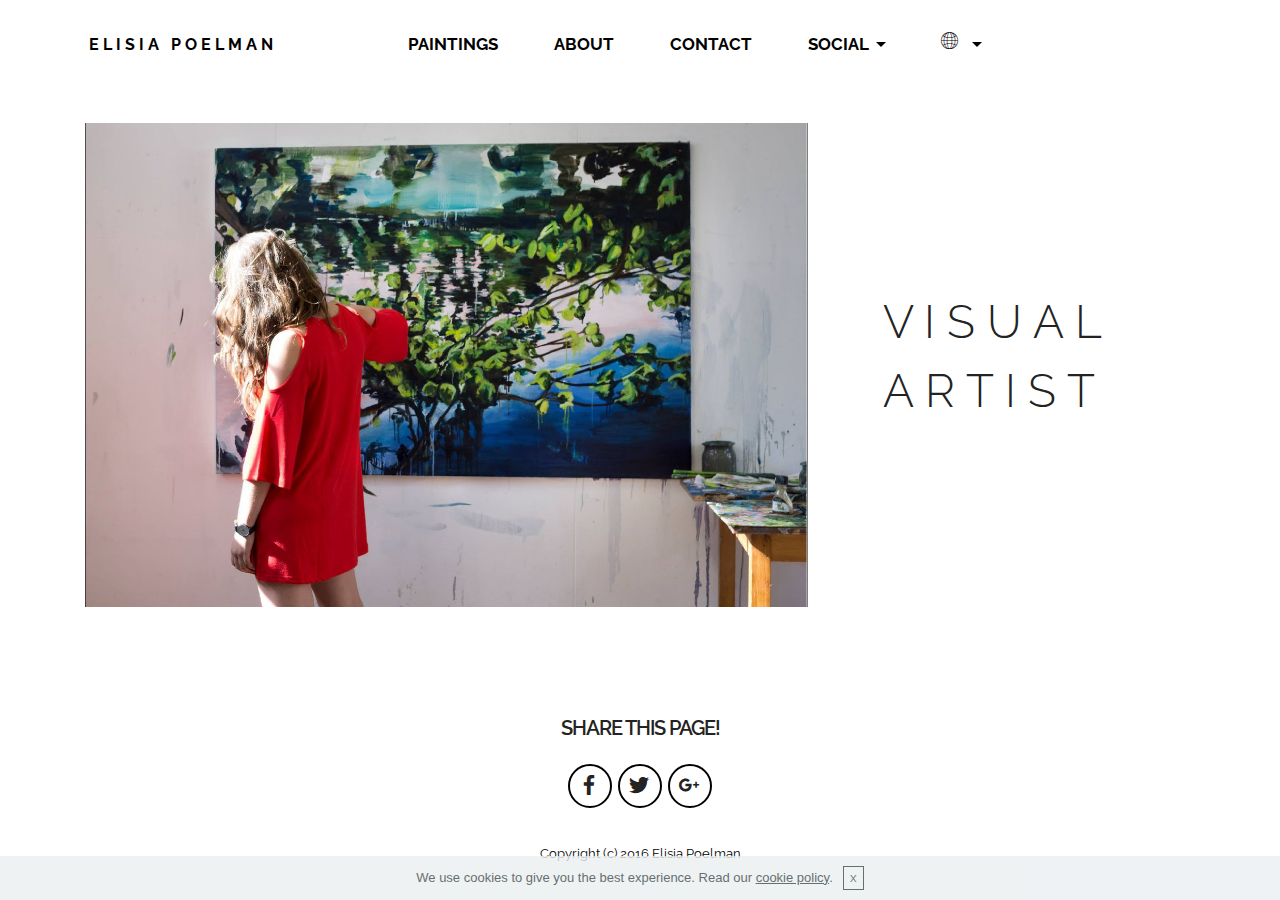
<file: index.html>
<!DOCTYPE html>
<html>
<head>
  <!-- Site made with Mobirise Website Builder v3.12.1, https://mobirise.com -->
  <meta charset="UTF-8">
  <meta http-equiv="X-UA-Compatible" content="IE=edge">
  <meta name="generator" content="Mobirise v3.12.1, mobirise.com">
  <meta name="viewport" content="width=device-width, initial-scale=1">
  <link rel="shortcut icon" href="assets/images/logo.png" type="image/x-icon">
  <meta name="description" content="">
  
  <link rel="stylesheet" href="https://fonts.googleapis.com/css?family=Lora:400,700,400italic,700italic&amp;subset=latin">
  <link rel="stylesheet" href="https://fonts.googleapis.com/css?family=Montserrat:400,700">
  <link rel="stylesheet" href="https://fonts.googleapis.com/css?family=Raleway:100,100i,200,200i,300,300i,400,400i,500,500i,600,600i,700,700i,800,800i,900,900i">
  <link rel="stylesheet" href="assets/bootstrap-material-design-font/css/material.css">
  <link rel="stylesheet" href="assets/et-line-font-plugin/style.css">
  <link rel="stylesheet" href="assets/tether/tether.min.css">
  <link rel="stylesheet" href="assets/bootstrap/css/bootstrap.min.css">
  <link rel="stylesheet" href="assets/dropdown/css/style.css">
  <link rel="stylesheet" href="assets/animate.css/animate.min.css">
  <link rel="stylesheet" href="assets/socicon/css/styles.css">
  <link rel="stylesheet" href="assets/theme/css/style.css">
  <link rel="stylesheet" href="assets/mobirise/css/mbr-additional.css" type="text/css">
  
  
  
</head>
<body>

<!-- Google Analytics -->
<script>
  (function(i,s,o,g,r,a,m){i['GoogleAnalyticsObject']=r;i[r]=i[r]||function(){
  (i[r].q=i[r].q||[]).push(arguments)},i[r].l=1*new Date();a=s.createElement(o),
  m=s.getElementsByTagName(o)[0];a.async=1;a.src=g;m.parentNode.insertBefore(a,m)
  })(window,document,'script','https://www.google-analytics.com/analytics.js','ga');

  ga('create', 'UA-93304243-1', 'auto');
  ga('send', 'pageview');

</script>
<!-- /Google Analytics -->


<section id="menu-1">

    <nav class="navbar navbar-dropdown navbar-fixed-top">
        <div class="container">

            <div class="mbr-table">
                <div class="mbr-table-cell">

                    <div class="navbar-brand">
                        
                        <a class="navbar-caption text-black" href="https://elisiapoelman.github.io/PUB/">&nbsp;E L I S I A &nbsp; P O E L M A N<br></a>
                    </div>

                </div>
                <div class="mbr-table-cell">

                    <button class="navbar-toggler pull-xs-right hidden-md-up" type="button" data-toggle="collapse" data-target="#exCollapsingNavbar">
                        <div class="hamburger-icon"></div>
                    </button>

                    <ul class="nav-dropdown collapse pull-xs-right nav navbar-nav navbar-toggleable-sm" id="exCollapsingNavbar"><li class="nav-item"><a class="nav-link link" href="https://mobirise.com/"></a></li><li class="nav-item dropdown"><a class="nav-link link" href="PAINTINGS.html" aria-expanded="false">&nbsp; &nbsp; &nbsp; &nbsp; PAINTINGS</a></li><li class="nav-item"><a class="nav-link link" href="ABOUT.html" aria-expanded="false">ABOUT</a></li><li class="nav-item dropdown"><a class="nav-link link" href="contact.html" aria-expanded="false">CONTACT</a></li><li class="nav-item dropdown"><a class="nav-link link dropdown-toggle" href="contact.html" aria-expanded="false" data-toggle="dropdown-submenu">SOCIAL</a><div class="dropdown-menu"><a class="dropdown-item" href="http://instagram.com/elisiapoelman" target="_blank"><span class="socicon socicon-instagram mbr-iconfont mbr-iconfont-btn" style="color: rgb(235, 107, 86);"></span>INSTAGRAM</a></div></li><li class="nav-item dropdown"><a class="nav-link link dropdown-toggle" href="contact.html" aria-expanded="false" data-toggle="dropdown-submenu"><span class="etl-icon icon-global mbr-iconfont mbr-iconfont-btn" style="font-size: 17px; color: rgb(0, 0, 0);"></span></a><div class="dropdown-menu"><a class="dropdown-item" href="http://elisiapoelman.github.io/PUB/">ENG</a><a class="dropdown-item" href="https://elisiapoelman.github.io/NL1/">NL</a></div></li><li class="nav-item"><a class="nav-link link" href="DRAWINGS.html" aria-expanded="false"></a></li><li class="nav-item nav-btn"><a class="nav-link btn btn-white btn-white-outline" href="https://mobirise.com/">DOWNLOAD</a></li></ul>
                    <button hidden="" class="navbar-toggler navbar-close" type="button" data-toggle="collapse" data-target="#exCollapsingNavbar">
                        <div class="close-icon"></div>
                    </button>

                </div>
            </div>

        </div>
    </nav>

</section>

<section class="engine"><a rel="external" href="https://mobirise.com">Web Page Builder</a></section><section class="mbr-section mbr-after-navbar" id="msg-box5-u" style="background-color: rgb(255, 255, 255); padding-top: 120px; padding-bottom: 80px;">

    
    <div class="container">
        <div class="row">
            <div class="mbr-table-md-up">

              <div class="mbr-table-cell mbr-right-padding-md-up mbr-valign-top col-md-7 image-size" style="width: 70%;">
                  <div class="mbr-figure"><img src="assets/images/atelier3-1400x937.jpg"></div>
              </div>

              


              <div class="mbr-table-cell col-md-5 text-xs-center text-md-left content-size">
                  <h3 class="mbr-section-title display-2"></h3>
                  <div class="lead">

                    <p><span style="line-height: 1.5;">V I S U A L&nbsp;</span><br>A R T I S T</p>

                  </div>

                  
              </div>


              

            </div>
        </div>
    </div>

</section>

<section class="mbr-section mbr-section-md-padding" id="social-buttons1-f" style="background-color: rgb(255, 255, 255); padding-top: 30px; padding-bottom: 0px;">
    
    <div class="container">
        <div class="row">
            <div class="col-md-8 col-md-offset-2 text-xs-center">
                <h3 class="mbr-section-title display-2">SHARE THIS PAGE!</h3>
                <div>

                  <div class="mbr-social-likes" data-counters="false">
                    <span class="btn btn-social facebook" title="Share link on Facebook">
                        <i class="socicon socicon-facebook"></i>
                    </span>
                    <span class="btn btn-social twitter" title="Share link on Twitter">
                        <i class="socicon socicon-twitter"></i>
                    </span>
                    <span class="btn btn-social plusone" title="Share link on Google+">
                        <i class="socicon socicon-googleplus"></i>
                    </span>
                    
                    
                  </div>

                </div>
            </div>
        </div>
    </div>
</section>

<footer class="mbr-small-footer mbr-section mbr-section-nopadding" id="footer1-d" style="background-color: rgb(255, 255, 255); padding-top: 1.75rem; padding-bottom: 1.75rem;">
    
    <div class="container">
        <p class="text-xs-center">Copyright (c) 2016 Elisia Poelman</p>
    </div>
</footer>


  <script src="assets/web/assets/jquery/jquery.min.js"></script>
  <script src="assets/tether/tether.min.js"></script>
  <script src="assets/bootstrap/js/bootstrap.min.js"></script>
  <script src="assets/smooth-scroll/smooth-scroll.js"></script>
  <script src="assets/cookies-alert-plugin/cookies-alert-core.js"></script>
  <script src="assets/cookies-alert-plugin/cookies-alert-script.js"></script>
  <script src="assets/dropdown/js/script.min.js"></script>
  <script src="assets/touch-swipe/jquery.touch-swipe.min.js"></script>
  <script src="assets/viewport-checker/jquery.viewportchecker.js"></script>
  <script src="assets/social-likes/social-likes.js"></script>
  <script src="assets/theme/js/script.js"></script>
  
  
  <input name="animation" type="hidden">
  <input name="cookieData" type="hidden" data-cookie-text="We use cookies to give you the best experience. Read our <a href='privacy.html'>cookie policy</a>.">
  </body>
</html>
</file>
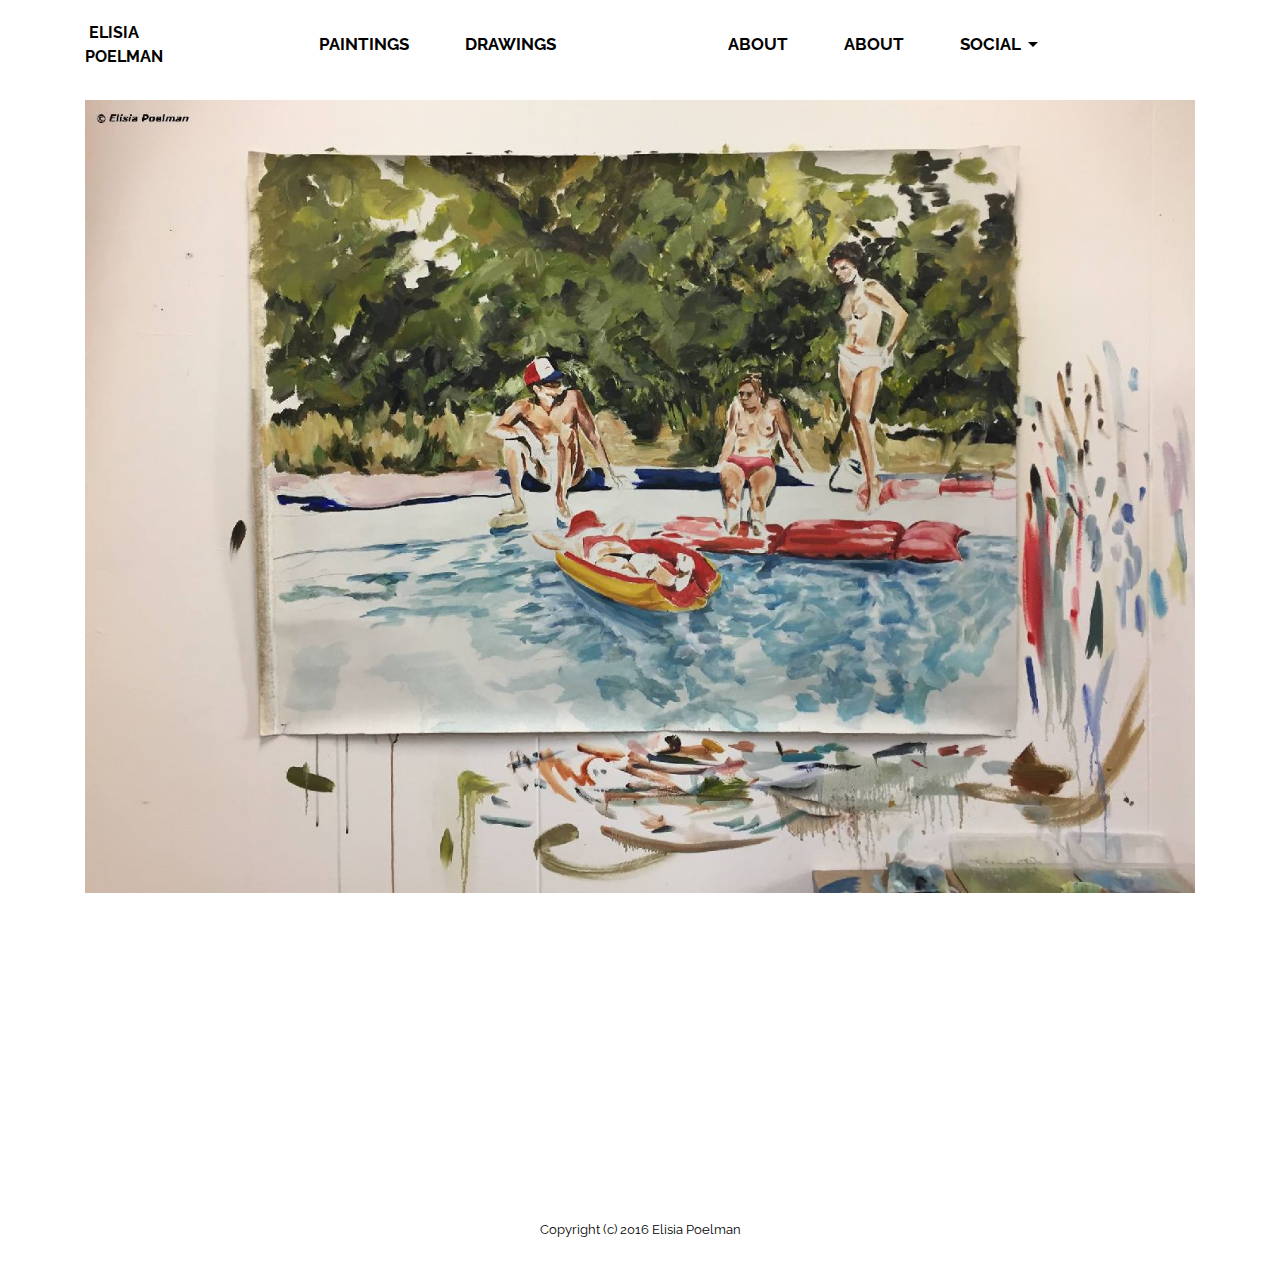
<file: ABOUT ME.html>
<!DOCTYPE html>
<html>
<head>
  <!-- Site made with Mobirise Website Builder v3.8.3, https://mobirise.com -->
  <meta charset="UTF-8">
  <meta http-equiv="X-UA-Compatible" content="IE=edge">
  <meta name="generator" content="Mobirise v3.8.3, mobirise.com">
  <meta name="viewport" content="width=device-width, initial-scale=1">
  <link rel="shortcut icon" href="assets/images/logo.png" type="image/x-icon">
  <meta name="description" content="">
  
  <link rel="stylesheet" href="https://fonts.googleapis.com/css?family=Lora:400,700,400italic,700italic&amp;subset=latin">
  <link rel="stylesheet" href="https://fonts.googleapis.com/css?family=Montserrat:400,700">
  <link rel="stylesheet" href="https://fonts.googleapis.com/css?family=Raleway:100,100i,200,200i,300,300i,400,400i,500,500i,600,600i,700,700i,800,800i,900,900i">
  <link rel="stylesheet" href="assets/et-line-font-plugin/style.css">
  <link rel="stylesheet" href="assets/bootstrap-material-design-font/css/material.css">
  <link rel="stylesheet" href="assets/tether/tether.min.css">
  <link rel="stylesheet" href="assets/bootstrap/css/bootstrap.min.css">
  <link rel="stylesheet" href="assets/socicon/css/socicon.min.css">
  <link rel="stylesheet" href="assets/animate.css/animate.min.css">
  <link rel="stylesheet" href="assets/dropdown/css/style.css">
  <link rel="stylesheet" href="assets/theme/css/style.css">
  <link rel="stylesheet" href="assets/mobirise/css/mbr-additional.css" type="text/css">
  
  
  
</head>
<body>

<!-- Google Analytics -->
<script>
  (function(i,s,o,g,r,a,m){i['GoogleAnalyticsObject']=r;i[r]=i[r]||function(){
  (i[r].q=i[r].q||[]).push(arguments)},i[r].l=1*new Date();a=s.createElement(o),
  m=s.getElementsByTagName(o)[0];a.async=1;a.src=g;m.parentNode.insertBefore(a,m)
  })(window,document,'script','https://www.google-analytics.com/analytics.js','ga');

  ga('create', 'UA-93304243-1', 'auto');
  ga('send', 'pageview');

</script>
<!-- /Google Analytics -->


<section id="menu-1">

    <nav class="navbar navbar-dropdown navbar-fixed-top">
        <div class="container">

            <div class="mbr-table">
                <div class="mbr-table-cell">

                    <div class="navbar-brand">
                        
                        <a class="navbar-caption text-black" href="https://elisiapoelman.github.io/PUB/">&nbsp;ELISIA POELMAN<br></a>
                    </div>

                </div>
                <div class="mbr-table-cell">

                    <button class="navbar-toggler pull-xs-right hidden-md-up" type="button" data-toggle="collapse" data-target="#exCollapsingNavbar">
                        <div class="hamburger-icon"></div>
                    </button>

                    <ul class="nav-dropdown collapse pull-xs-right nav navbar-nav navbar-toggleable-sm" id="exCollapsingNavbar"><li class="nav-item"><a class="nav-link link" href="https://mobirise.com/"></a></li><li class="nav-item dropdown"><a class="nav-link link" href="PAINTINGS.html" aria-expanded="false">PAINTINGS</a></li><li class="nav-item"><a class="nav-link link" href="DRAWINGS.html" aria-expanded="false">DRAWINGS&nbsp;</a></li><li class="nav-item"><a class="nav-link link" href="DRAWINGS.html" aria-expanded="false"></a></li><li class="nav-item dropdown"><a class="nav-link link" href="contact.html" aria-expanded="false"></a></li><li class="nav-item"><a class="nav-link link" href="ABOUTME.HTML" aria-expanded="false">ABOUT</a></li><li class="nav-item"><a class="nav-link link" href="ABOUTME.HTML" aria-expanded="false">ABOUT</a></li><li class="nav-item dropdown"><a class="nav-link link dropdown-toggle" href="contact.html" aria-expanded="false" data-toggle="dropdown-submenu">SOCIAL</a><div class="dropdown-menu"><a class="dropdown-item" href="http://instagram.com/elisiapoelman" target="_blank"><span class="socicon socicon-instagram mbr-iconfont mbr-iconfont-btn" style="color: rgb(235, 107, 86);"></span>INSTAGRAM</a></div></li><li class="nav-item nav-btn"><a class="nav-link btn btn-white btn-white-outline" href="https://mobirise.com/">DOWNLOAD</a></li></ul>
                    <button hidden="" class="navbar-toggler navbar-close" type="button" data-toggle="collapse" data-target="#exCollapsingNavbar">
                        <div class="close-icon"></div>
                    </button>

                </div>
            </div>

        </div>
    </nav>

</section>

<section class="engine"><a rel="external" href="https://mobirise.com">best drag and drop site building software download</a></section><section class="mbr-section mbr-section__container mbr-after-navbar" id="image2-g" style="background-color: rgb(255, 255, 255); padding-top: 100px; padding-bottom: 80px;">
    <div class="container">
        <div class="row">
            <div class="col-xs-12">
                <figure class="mbr-figure">
                    <div><img src="assets/images/15145228-10209166714019457-885407-o-1400x1000-94.jpg"></div>

                    

                </figure>
            </div>
        </div>
    </div>
</section>

<section class="mbr-section mbr-section-md-padding" id="social-buttons1-f" style="background-color: rgb(255, 255, 255); padding-top: 120px; padding-bottom: 0px;">
    
    <div class="container">
        <div class="row">
            <div class="col-md-8 col-md-offset-2 text-xs-center">
                <h3 class="mbr-section-title display-2">SHARE THIS PAGE!</h3>
                <div>

                  <div class="mbr-social-likes" data-counters="false">
                    <span class="btn btn-social facebook" title="Share link on Facebook">
                        <i class="socicon socicon-facebook"></i>
                    </span>
                    <span class="btn btn-social twitter" title="Share link on Twitter">
                        <i class="socicon socicon-twitter"></i>
                    </span>
                    <span class="btn btn-social plusone" title="Share link on Google+">
                        <i class="socicon socicon-google"></i>
                    </span>
                    
                    
                  </div>

                </div>
            </div>
        </div>
    </div>
</section>

<footer class="mbr-small-footer mbr-section mbr-section-nopadding" id="footer1-d" style="background-color: rgb(255, 255, 255); padding-top: 1.75rem; padding-bottom: 1.75rem;">
    
    <div class="container">
        <p class="text-xs-center">Copyright (c) 2016 Elisia Poelman</p>
    </div>
</footer>


  <script src="assets/web/assets/jquery/jquery.min.js"></script>
  <script src="assets/tether/tether.min.js"></script>
  <script src="assets/bootstrap/js/bootstrap.min.js"></script>
  <script src="assets/smooth-scroll/SmoothScroll.js"></script>
  <script src="assets/viewportChecker/jquery.viewportchecker.js"></script>
  <script src="assets/dropdown/js/script.min.js"></script>
  <script src="assets/touchSwipe/jquery.touchSwipe.min.js"></script>
  <script src="assets/social-likes/social-likes.js"></script>
  <script src="assets/theme/js/script.js"></script>
  
  
  <input name="animation" type="hidden">
  </body>
</html>
</file>
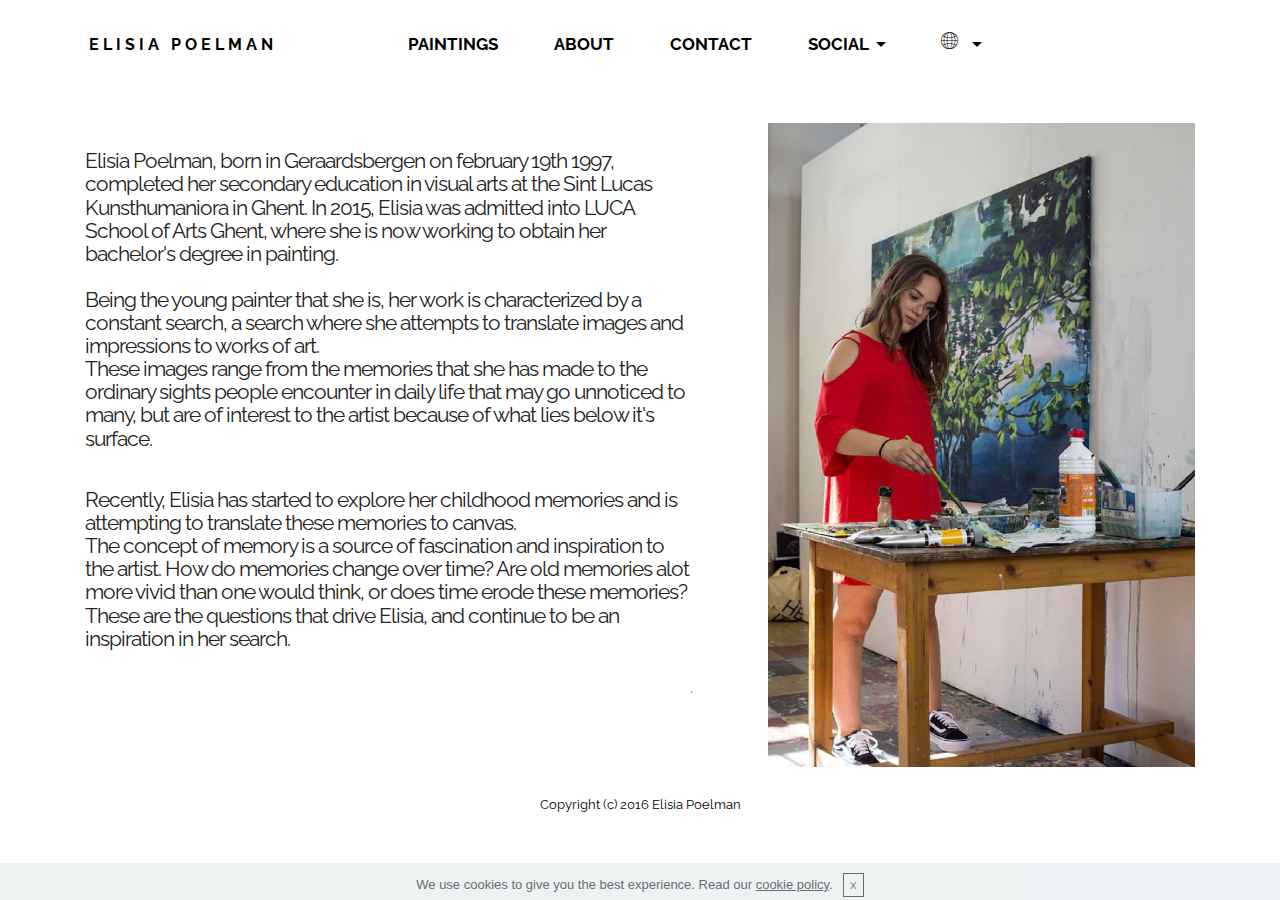
<file: ABOUT.html>
<!DOCTYPE html>
<html>
<head>
  <!-- Site made with Mobirise Website Builder v3.12.1, https://mobirise.com -->
  <meta charset="UTF-8">
  <meta http-equiv="X-UA-Compatible" content="IE=edge">
  <meta name="generator" content="Mobirise v3.12.1, mobirise.com">
  <meta name="viewport" content="width=device-width, initial-scale=1">
  <link rel="shortcut icon" href="assets/images/logo.png" type="image/x-icon">
  <meta name="description" content="">
  
  <link rel="stylesheet" href="https://fonts.googleapis.com/css?family=Lora:400,700,400italic,700italic&amp;subset=latin">
  <link rel="stylesheet" href="https://fonts.googleapis.com/css?family=Montserrat:400,700">
  <link rel="stylesheet" href="https://fonts.googleapis.com/css?family=Raleway:100,100i,200,200i,300,300i,400,400i,500,500i,600,600i,700,700i,800,800i,900,900i">
  <link rel="stylesheet" href="assets/bootstrap-material-design-font/css/material.css">
  <link rel="stylesheet" href="assets/et-line-font-plugin/style.css">
  <link rel="stylesheet" href="assets/tether/tether.min.css">
  <link rel="stylesheet" href="assets/bootstrap/css/bootstrap.min.css">
  <link rel="stylesheet" href="assets/dropdown/css/style.css">
  <link rel="stylesheet" href="assets/animate.css/animate.min.css">
  <link rel="stylesheet" href="assets/socicon/css/styles.css">
  <link rel="stylesheet" href="assets/theme/css/style.css">
  <link rel="stylesheet" href="assets/mobirise/css/mbr-additional.css" type="text/css">
  
  
  
</head>
<body>

<!-- Google Analytics -->
<script>
  (function(i,s,o,g,r,a,m){i['GoogleAnalyticsObject']=r;i[r]=i[r]||function(){
  (i[r].q=i[r].q||[]).push(arguments)},i[r].l=1*new Date();a=s.createElement(o),
  m=s.getElementsByTagName(o)[0];a.async=1;a.src=g;m.parentNode.insertBefore(a,m)
  })(window,document,'script','https://www.google-analytics.com/analytics.js','ga');

  ga('create', 'UA-93304243-1', 'auto');
  ga('send', 'pageview');

</script>
<!-- /Google Analytics -->


<section id="menu-c">

    <nav class="navbar navbar-dropdown navbar-fixed-top">
        <div class="container">

            <div class="mbr-table">
                <div class="mbr-table-cell">

                    <div class="navbar-brand">
                        
                        <a class="navbar-caption text-black" href="https://elisiapoelman.github.io/PUB/">&nbsp;E L I S I A &nbsp; P O E L M A N<br></a>
                    </div>

                </div>
                <div class="mbr-table-cell">

                    <button class="navbar-toggler pull-xs-right hidden-md-up" type="button" data-toggle="collapse" data-target="#exCollapsingNavbar">
                        <div class="hamburger-icon"></div>
                    </button>

                    <ul class="nav-dropdown collapse pull-xs-right nav navbar-nav navbar-toggleable-sm" id="exCollapsingNavbar"><li class="nav-item"><a class="nav-link link" href="https://mobirise.com/"></a></li><li class="nav-item dropdown"><a class="nav-link link" href="PAINTINGS.html" aria-expanded="false">&nbsp; &nbsp; &nbsp; &nbsp; PAINTINGS</a></li><li class="nav-item"><a class="nav-link link" href="ABOUT.html" aria-expanded="false">ABOUT</a></li><li class="nav-item dropdown"><a class="nav-link link" href="contact.html" aria-expanded="false">CONTACT</a></li><li class="nav-item dropdown"><a class="nav-link link dropdown-toggle" href="contact.html" aria-expanded="false" data-toggle="dropdown-submenu">SOCIAL</a><div class="dropdown-menu"><a class="dropdown-item" href="http://instagram.com/elisiapoelman" target="_blank"><span class="socicon socicon-instagram mbr-iconfont mbr-iconfont-btn" style="color: rgb(235, 107, 86);"></span>INSTAGRAM</a></div></li><li class="nav-item dropdown"><a class="nav-link link dropdown-toggle" href="contact.html" aria-expanded="false" data-toggle="dropdown-submenu"><span class="etl-icon icon-global mbr-iconfont mbr-iconfont-btn" style="font-size: 17px; color: rgb(0, 0, 0);"></span></a><div class="dropdown-menu"><a class="dropdown-item" href="http://elisiapoelman.github.io/PUB/">ENG</a><a class="dropdown-item" href="https://elisiapoelman.github.io/NL1/">NL</a></div></li><li class="nav-item"><a class="nav-link link" href="DRAWINGS.html" aria-expanded="false"></a></li><li class="nav-item nav-btn"><a class="nav-link btn btn-white btn-white-outline" href="https://mobirise.com/">DOWNLOAD</a></li></ul>
                    <button hidden="" class="navbar-toggler navbar-close" type="button" data-toggle="collapse" data-target="#exCollapsingNavbar">
                        <div class="close-icon"></div>
                    </button>

                </div>
            </div>

        </div>
    </nav>

</section>

<section class="engine"><a rel="external" href="https://mobirise.com">Website Maker</a></section><section class="mbr-section mbr-after-navbar" id="msg-box5-v" style="background-color: rgb(255, 255, 255); padding-top: 120px; padding-bottom: 0px;">

    
    <div class="container">
        <div class="row">
            <div class="mbr-table-md-up">

              

              <div class="mbr-table-cell col-md-5 text-xs-center text-md-right content-size">
                  <h3 class="mbr-section-title display-2"><span style="font-weight: normal;">Elisia Poelman, born in Geraardsbergen on february 19th 1997, completed her secondary education in visual arts at the Sint Lucas Kunsthumaniora in Ghent. In 2015, Elisia was admitted into LUCA School of Arts Ghent, where she is now working to obtain her bachelor's degree in painting.</span><br><span style="font-weight: normal;"><br></span><div><span style="font-weight: normal;">Being the young painter that she is, her work is characterized by a constant search, a search where she attempts to translate images and impressions to works of art.&nbsp;</span></div><div><span style="font-weight: normal;">These images range from the memories that she has made to the ordinary sights people encounter in daily life that may go unnoticed to many, but are of interest to the artist because of what lies below it's surface.</span></div><br><div><span style="font-weight: normal;"><br></span></div><div><span style="font-weight: normal;">Recently, Elisia has started to explore her childhood memories and is attempting to translate these memories to canvas.</span></div><div><span style="font-weight: normal;">The concept of memory is a source of fascination and inspiration to the 	artist. How do memories change over time? Are old memories alot more vivid than one would think, or does time erode these memories? These are the questions that drive Elisia, and continue to be an inspiration in her search.</span></div></h3>
                  <div class="lead">

                    <p>.</p>

                  </div>

                  
              </div>


              


              <div class="mbr-table-cell mbr-left-padding-md-up mbr-valign-top col-md-7 image-size" style="width: 44%;">
                  <div class="mbr-figure"><img src="assets/images/atelier1-1400x2113.jpg"></div>
              </div>

            </div>
        </div>
    </div>

</section>

<footer class="mbr-small-footer mbr-section mbr-section-nopadding" id="footer1-d" style="background-color: rgb(255, 255, 255); padding-top: 1.75rem; padding-bottom: 1.75rem;">
    
    <div class="container">
        <p class="text-xs-center">Copyright (c) 2016 Elisia Poelman</p>
    </div>
</footer>


  <script src="assets/web/assets/jquery/jquery.min.js"></script>
  <script src="assets/tether/tether.min.js"></script>
  <script src="assets/bootstrap/js/bootstrap.min.js"></script>
  <script src="assets/smooth-scroll/smooth-scroll.js"></script>
  <script src="assets/cookies-alert-plugin/cookies-alert-core.js"></script>
  <script src="assets/cookies-alert-plugin/cookies-alert-script.js"></script>
  <script src="assets/dropdown/js/script.min.js"></script>
  <script src="assets/touch-swipe/jquery.touch-swipe.min.js"></script>
  <script src="assets/viewport-checker/jquery.viewportchecker.js"></script>
  <script src="assets/theme/js/script.js"></script>
  
  
  <input name="animation" type="hidden">
  <input name="cookieData" type="hidden" data-cookie-text="We use cookies to give you the best experience. Read our <a href='privacy.html'>cookie policy</a>.">
  </body>
</html>
</file>
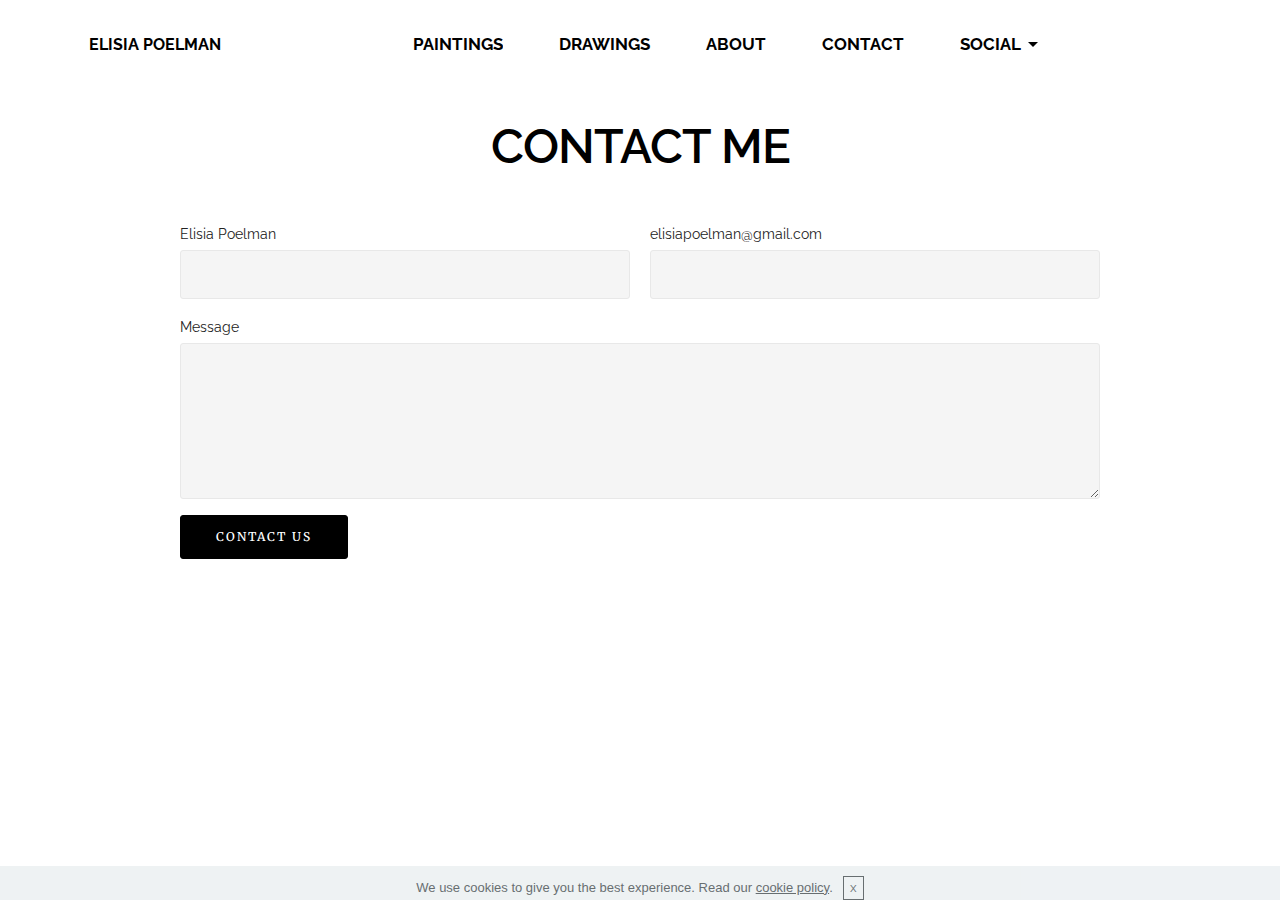
<file: contact.html>
<!DOCTYPE html>
<html>
<head>
  <!-- Site made with Mobirise Website Builder v3.12.1, https://mobirise.com -->
  <meta charset="UTF-8">
  <meta http-equiv="X-UA-Compatible" content="IE=edge">
  <meta name="generator" content="Mobirise v3.12.1, mobirise.com">
  <meta name="viewport" content="width=device-width, initial-scale=1">
  <link rel="shortcut icon" href="assets/images/logo.png" type="image/x-icon">
  <meta name="description" content="">
  
  <link rel="stylesheet" href="https://fonts.googleapis.com/css?family=Lora:400,700,400italic,700italic&amp;subset=latin">
  <link rel="stylesheet" href="https://fonts.googleapis.com/css?family=Montserrat:400,700">
  <link rel="stylesheet" href="https://fonts.googleapis.com/css?family=Raleway:100,100i,200,200i,300,300i,400,400i,500,500i,600,600i,700,700i,800,800i,900,900i">
  <link rel="stylesheet" href="assets/bootstrap-material-design-font/css/material.css">
  <link rel="stylesheet" href="assets/tether/tether.min.css">
  <link rel="stylesheet" href="assets/bootstrap/css/bootstrap.min.css">
  <link rel="stylesheet" href="assets/dropdown/css/style.css">
  <link rel="stylesheet" href="assets/animate.css/animate.min.css">
  <link rel="stylesheet" href="assets/socicon/css/styles.css">
  <link rel="stylesheet" href="assets/theme/css/style.css">
  <link rel="stylesheet" href="assets/mobirise/css/mbr-additional.css" type="text/css">
  
  
  
</head>
<body>

<!-- Google Analytics -->
<script>
  (function(i,s,o,g,r,a,m){i['GoogleAnalyticsObject']=r;i[r]=i[r]||function(){
  (i[r].q=i[r].q||[]).push(arguments)},i[r].l=1*new Date();a=s.createElement(o),
  m=s.getElementsByTagName(o)[0];a.async=1;a.src=g;m.parentNode.insertBefore(a,m)
  })(window,document,'script','https://www.google-analytics.com/analytics.js','ga');

  ga('create', 'UA-93304243-1', 'auto');
  ga('send', 'pageview');

</script>
<!-- /Google Analytics -->


<section id="menu-2">

    <nav class="navbar navbar-dropdown navbar-fixed-top">
        <div class="container">

            <div class="mbr-table">
                <div class="mbr-table-cell">

                    <div class="navbar-brand">
                        
                        <a class="navbar-caption text-black" href="https://elisiapoelman.github.io/PUB/">&nbsp;ELISIA POELMAN<br></a>
                    </div>

                </div>
                <div class="mbr-table-cell">

                    <button class="navbar-toggler pull-xs-right hidden-md-up" type="button" data-toggle="collapse" data-target="#exCollapsingNavbar">
                        <div class="hamburger-icon"></div>
                    </button>

                    <ul class="nav-dropdown collapse pull-xs-right nav navbar-nav navbar-toggleable-sm" id="exCollapsingNavbar"><li class="nav-item"><a class="nav-link link" href="https://mobirise.com/"></a></li><li class="nav-item dropdown"><a class="nav-link link" href="PAINTINGS.html" aria-expanded="false">PAINTINGS</a></li><li class="nav-item"><a class="nav-link link" href="DRAWINGS.html" aria-expanded="false">DRAWINGS</a></li><li class="nav-item"><a class="nav-link link" href="ABOUT.html" aria-expanded="false">ABOUT</a></li><li class="nav-item dropdown"><a class="nav-link link" href="contact.html" aria-expanded="false">CONTACT</a></li><li class="nav-item dropdown"><a class="nav-link link dropdown-toggle" href="contact.html" aria-expanded="false" data-toggle="dropdown-submenu">SOCIAL</a><div class="dropdown-menu"><a class="dropdown-item" href="http://instagram.com/elisiapoelman" target="_blank"><span class="socicon socicon-instagram mbr-iconfont mbr-iconfont-btn" style="color: rgb(235, 107, 86);"></span>INSTAGRAM</a></div></li><li class="nav-item nav-btn"><a class="nav-link btn btn-white btn-white-outline" href="https://mobirise.com/">DOWNLOAD</a></li></ul>
                    <button hidden="" class="navbar-toggler navbar-close" type="button" data-toggle="collapse" data-target="#exCollapsingNavbar">
                        <div class="close-icon"></div>
                    </button>

                </div>
            </div>

        </div>
    </nav>

</section>

<section class="engine"><a rel="external" href="https://mobirise.com">https://mobirise.com/</a></section><section class="mbr-section mbr-after-navbar" id="form1-3" style="background-color: rgb(255, 255, 255); padding-top: 120px; padding-bottom: 120px;">
    
    <div class="mbr-section mbr-section__container mbr-section__container--middle">
        <div class="container">
            <div class="row">
                <div class="col-xs-12 text-xs-center">
                    <h3 class="mbr-section-title display-2">CONTACT ME</h3>
                    <small class="mbr-section-subtitle"></small>
                </div>
            </div>
        </div>
    </div>
    <div class="mbr-section mbr-section-nopadding">
        <div class="container">
            <div class="row">
                <div class="col-xs-12 col-lg-10 col-lg-offset-1" data-form-type="formoid">


                    <div data-form-alert="true">
                        <div hidden="" data-form-alert-success="true" class="alert alert-form alert-success text-xs-center">Thanks for filling out form!</div>
                    </div>


                    <form action="https://mobirise.com/" method="post" data-form-title="CONTACT ME">

                        <input type="hidden" value="rjyqConzryLjPbHg5gNH2qqYASxzvXiLJUkDDo5pWJSJVjWgMmbyAeP3YUNXslFNAvG2rwG4zhSI8I4rSpEYFp22TtnaASzVaAy96i75xIcc7FQKE7mCFRbCyc6BbRFt" data-form-email="true">

                        <div class="row row-sm-offset">

                            <div class="col-xs-12 col-md-6">
                                <div class="form-group">
                                    <label class="form-control-label" for="form1-3-name">Elisia Poelman</label>
                                    <input type="text" class="form-control" name="name" required="" data-form-field="Name" id="form1-3-name">
                                </div>
                            </div>

                            <div class="col-xs-12 col-md-6">
                                <div class="form-group">
                                    <label class="form-control-label" for="form1-3-email">elisiapoelman@gmail.com</label>
                                    <input type="email" class="form-control" name="email" required="" data-form-field="Email" id="form1-3-email">
                                </div>
                            </div>

                            

                        </div>

                        <div class="form-group">
                            <label class="form-control-label" for="form1-3-message">Message</label>
                            <textarea class="form-control" name="message" rows="7" data-form-field="Message" id="form1-3-message"></textarea>
                        </div>

                        <div><button type="submit" class="btn btn-primary">CONTACT US</button></div>

                    </form>
                </div>
            </div>
        </div>
    </div>
</section>


  <script src="assets/web/assets/jquery/jquery.min.js"></script>
  <script src="assets/tether/tether.min.js"></script>
  <script src="assets/bootstrap/js/bootstrap.min.js"></script>
  <script src="assets/smooth-scroll/smooth-scroll.js"></script>
  <script src="assets/cookies-alert-plugin/cookies-alert-core.js"></script>
  <script src="assets/cookies-alert-plugin/cookies-alert-script.js"></script>
  <script src="assets/dropdown/js/script.min.js"></script>
  <script src="assets/touch-swipe/jquery.touch-swipe.min.js"></script>
  <script src="assets/viewport-checker/jquery.viewportchecker.js"></script>
  <script src="assets/theme/js/script.js"></script>
  <script src="assets/formoid/formoid.min.js"></script>
  
  
  <input name="animation" type="hidden">
  <input name="cookieData" type="hidden" data-cookie-text="We use cookies to give you the best experience. Read our <a href='privacy.html'>cookie policy</a>.">
  </body>
</html>
</file>
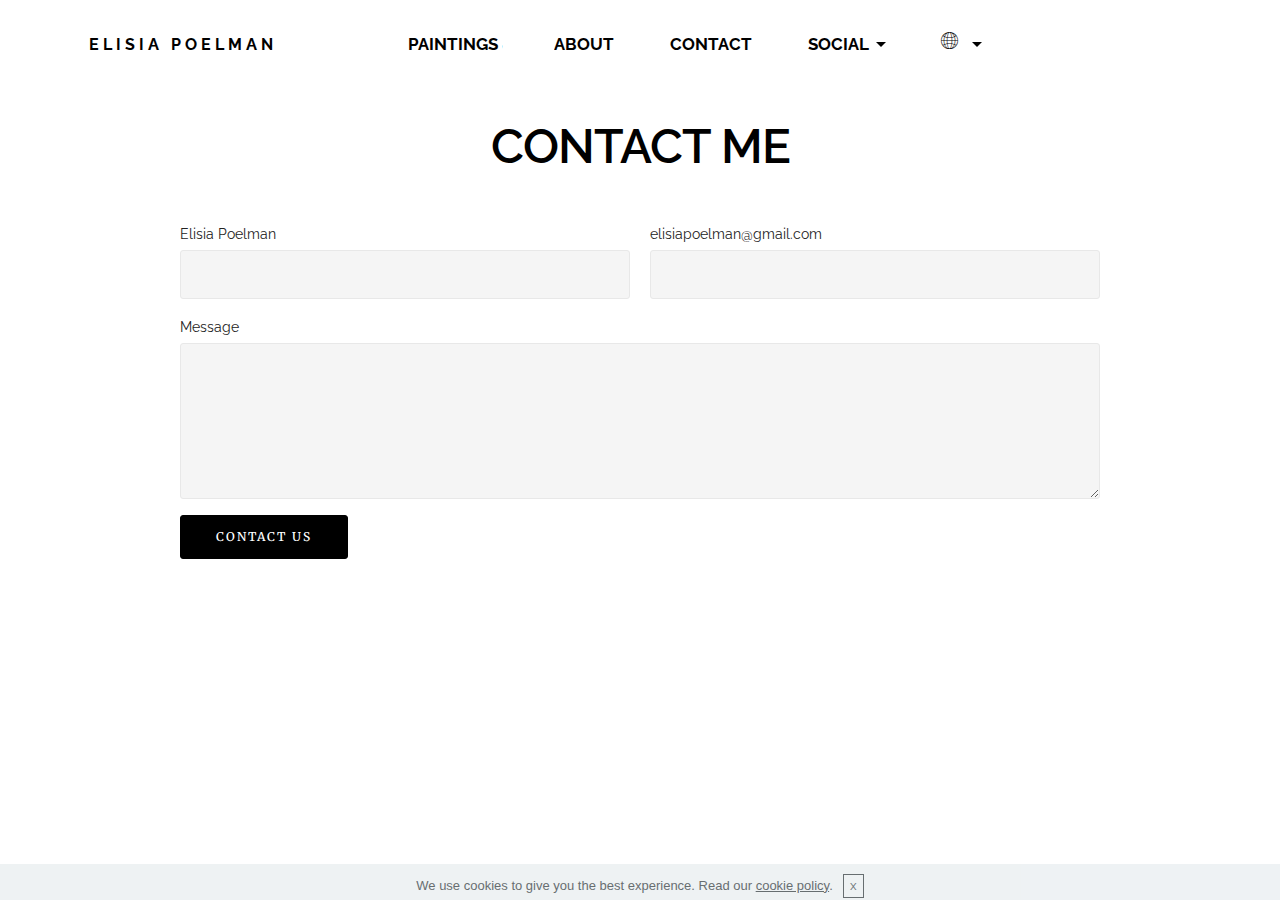
<file: CONTACT.html>
<!DOCTYPE html>
<html>
<head>
  <!-- Site made with Mobirise Website Builder v3.12.1, https://mobirise.com -->
  <meta charset="UTF-8">
  <meta http-equiv="X-UA-Compatible" content="IE=edge">
  <meta name="generator" content="Mobirise v3.12.1, mobirise.com">
  <meta name="viewport" content="width=device-width, initial-scale=1">
  <link rel="shortcut icon" href="assets/images/logo.png" type="image/x-icon">
  <meta name="description" content="">
  
  <link rel="stylesheet" href="https://fonts.googleapis.com/css?family=Lora:400,700,400italic,700italic&amp;subset=latin">
  <link rel="stylesheet" href="https://fonts.googleapis.com/css?family=Montserrat:400,700">
  <link rel="stylesheet" href="https://fonts.googleapis.com/css?family=Raleway:100,100i,200,200i,300,300i,400,400i,500,500i,600,600i,700,700i,800,800i,900,900i">
  <link rel="stylesheet" href="assets/bootstrap-material-design-font/css/material.css">
  <link rel="stylesheet" href="assets/et-line-font-plugin/style.css">
  <link rel="stylesheet" href="assets/tether/tether.min.css">
  <link rel="stylesheet" href="assets/bootstrap/css/bootstrap.min.css">
  <link rel="stylesheet" href="assets/dropdown/css/style.css">
  <link rel="stylesheet" href="assets/animate.css/animate.min.css">
  <link rel="stylesheet" href="assets/socicon/css/styles.css">
  <link rel="stylesheet" href="assets/theme/css/style.css">
  <link rel="stylesheet" href="assets/mobirise/css/mbr-additional.css" type="text/css">
  
  
  
</head>
<body>

<!-- Google Analytics -->
<script>
  (function(i,s,o,g,r,a,m){i['GoogleAnalyticsObject']=r;i[r]=i[r]||function(){
  (i[r].q=i[r].q||[]).push(arguments)},i[r].l=1*new Date();a=s.createElement(o),
  m=s.getElementsByTagName(o)[0];a.async=1;a.src=g;m.parentNode.insertBefore(a,m)
  })(window,document,'script','https://www.google-analytics.com/analytics.js','ga');

  ga('create', 'UA-93304243-1', 'auto');
  ga('send', 'pageview');

</script>
<!-- /Google Analytics -->


<section id="menu-2">

    <nav class="navbar navbar-dropdown navbar-fixed-top">
        <div class="container">

            <div class="mbr-table">
                <div class="mbr-table-cell">

                    <div class="navbar-brand">
                        
                        <a class="navbar-caption text-black" href="https://elisiapoelman.github.io/PUB/">&nbsp;E L I S I A &nbsp; P O E L M A N<br></a>
                    </div>

                </div>
                <div class="mbr-table-cell">

                    <button class="navbar-toggler pull-xs-right hidden-md-up" type="button" data-toggle="collapse" data-target="#exCollapsingNavbar">
                        <div class="hamburger-icon"></div>
                    </button>

                    <ul class="nav-dropdown collapse pull-xs-right nav navbar-nav navbar-toggleable-sm" id="exCollapsingNavbar"><li class="nav-item"><a class="nav-link link" href="https://mobirise.com/"></a></li><li class="nav-item dropdown"><a class="nav-link link" href="PAINTINGS.html" aria-expanded="false">&nbsp; &nbsp; &nbsp; &nbsp; PAINTINGS</a></li><li class="nav-item"><a class="nav-link link" href="ABOUT.html" aria-expanded="false">ABOUT</a></li><li class="nav-item dropdown"><a class="nav-link link" href="contact.html" aria-expanded="false">CONTACT</a></li><li class="nav-item dropdown"><a class="nav-link link dropdown-toggle" href="contact.html" aria-expanded="false" data-toggle="dropdown-submenu">SOCIAL</a><div class="dropdown-menu"><a class="dropdown-item" href="http://instagram.com/elisiapoelman" target="_blank"><span class="socicon socicon-instagram mbr-iconfont mbr-iconfont-btn" style="color: rgb(235, 107, 86);"></span>INSTAGRAM</a></div></li><li class="nav-item dropdown"><a class="nav-link link dropdown-toggle" href="contact.html" aria-expanded="false" data-toggle="dropdown-submenu"><span class="etl-icon icon-global mbr-iconfont mbr-iconfont-btn" style="font-size: 17px; color: rgb(0, 0, 0);"></span></a><div class="dropdown-menu"><a class="dropdown-item" href="http://elisiapoelman.github.io/PUB/">ENG</a><a class="dropdown-item" href="https://elisiapoelman.github.io/NL1/">NL</a></div></li><li class="nav-item"><a class="nav-link link" href="DRAWINGS.html" aria-expanded="false"></a></li><li class="nav-item nav-btn"><a class="nav-link btn btn-white btn-white-outline" href="https://mobirise.com/">DOWNLOAD</a></li></ul>
                    <button hidden="" class="navbar-toggler navbar-close" type="button" data-toggle="collapse" data-target="#exCollapsingNavbar">
                        <div class="close-icon"></div>
                    </button>

                </div>
            </div>

        </div>
    </nav>

</section>

<section class="engine"><a rel="external" href="https://mobirise.com">https://mobirise.com/</a></section><section class="mbr-section mbr-after-navbar" id="form1-3" style="background-color: rgb(255, 255, 255); padding-top: 120px; padding-bottom: 120px;">
    
    <div class="mbr-section mbr-section__container mbr-section__container--middle">
        <div class="container">
            <div class="row">
                <div class="col-xs-12 text-xs-center">
                    <h3 class="mbr-section-title display-2">CONTACT ME</h3>
                    <small class="mbr-section-subtitle"></small>
                </div>
            </div>
        </div>
    </div>
    <div class="mbr-section mbr-section-nopadding">
        <div class="container">
            <div class="row">
                <div class="col-xs-12 col-lg-10 col-lg-offset-1" data-form-type="formoid">


                    <div data-form-alert="true">
                        <div hidden="" data-form-alert-success="true" class="alert alert-form alert-success text-xs-center">Thanks for filling out form!</div>
                    </div>


                    <form action="https://mobirise.com/" method="post" data-form-title="CONTACT ME">

                        <input type="hidden" value="EhUWHTFT1Q+3aZjFwQIKv0mRb/gQxgcLbY1IRiJLcGCVHH+zi7aUSHOLmhYpB4669CyrYi4TFwtOt3Rgw7wVsqSVl+3ioIwhwNsNssUAurKBHowvdS7Vtqe7UtRAb+Sx" data-form-email="true">

                        <div class="row row-sm-offset">

                            <div class="col-xs-12 col-md-6">
                                <div class="form-group">
                                    <label class="form-control-label" for="form1-3-name">Elisia Poelman</label>
                                    <input type="text" class="form-control" name="name" required="" data-form-field="Name" id="form1-3-name">
                                </div>
                            </div>

                            <div class="col-xs-12 col-md-6">
                                <div class="form-group">
                                    <label class="form-control-label" for="form1-3-email">elisiapoelman@gmail.com</label>
                                    <input type="email" class="form-control" name="email" required="" data-form-field="Email" id="form1-3-email">
                                </div>
                            </div>

                            

                        </div>

                        <div class="form-group">
                            <label class="form-control-label" for="form1-3-message">Message</label>
                            <textarea class="form-control" name="message" rows="7" data-form-field="Message" id="form1-3-message"></textarea>
                        </div>

                        <div><button type="submit" class="btn btn-primary">CONTACT US</button></div>

                    </form>
                </div>
            </div>
        </div>
    </div>
</section>


  <script src="assets/web/assets/jquery/jquery.min.js"></script>
  <script src="assets/tether/tether.min.js"></script>
  <script src="assets/bootstrap/js/bootstrap.min.js"></script>
  <script src="assets/smooth-scroll/smooth-scroll.js"></script>
  <script src="assets/cookies-alert-plugin/cookies-alert-core.js"></script>
  <script src="assets/cookies-alert-plugin/cookies-alert-script.js"></script>
  <script src="assets/dropdown/js/script.min.js"></script>
  <script src="assets/touch-swipe/jquery.touch-swipe.min.js"></script>
  <script src="assets/viewport-checker/jquery.viewportchecker.js"></script>
  <script src="assets/theme/js/script.js"></script>
  <script src="assets/formoid/formoid.min.js"></script>
  
  
  <input name="animation" type="hidden">
  <input name="cookieData" type="hidden" data-cookie-text="We use cookies to give you the best experience. Read our <a href='privacy.html'>cookie policy</a>.">
  </body>
</html>
</file>
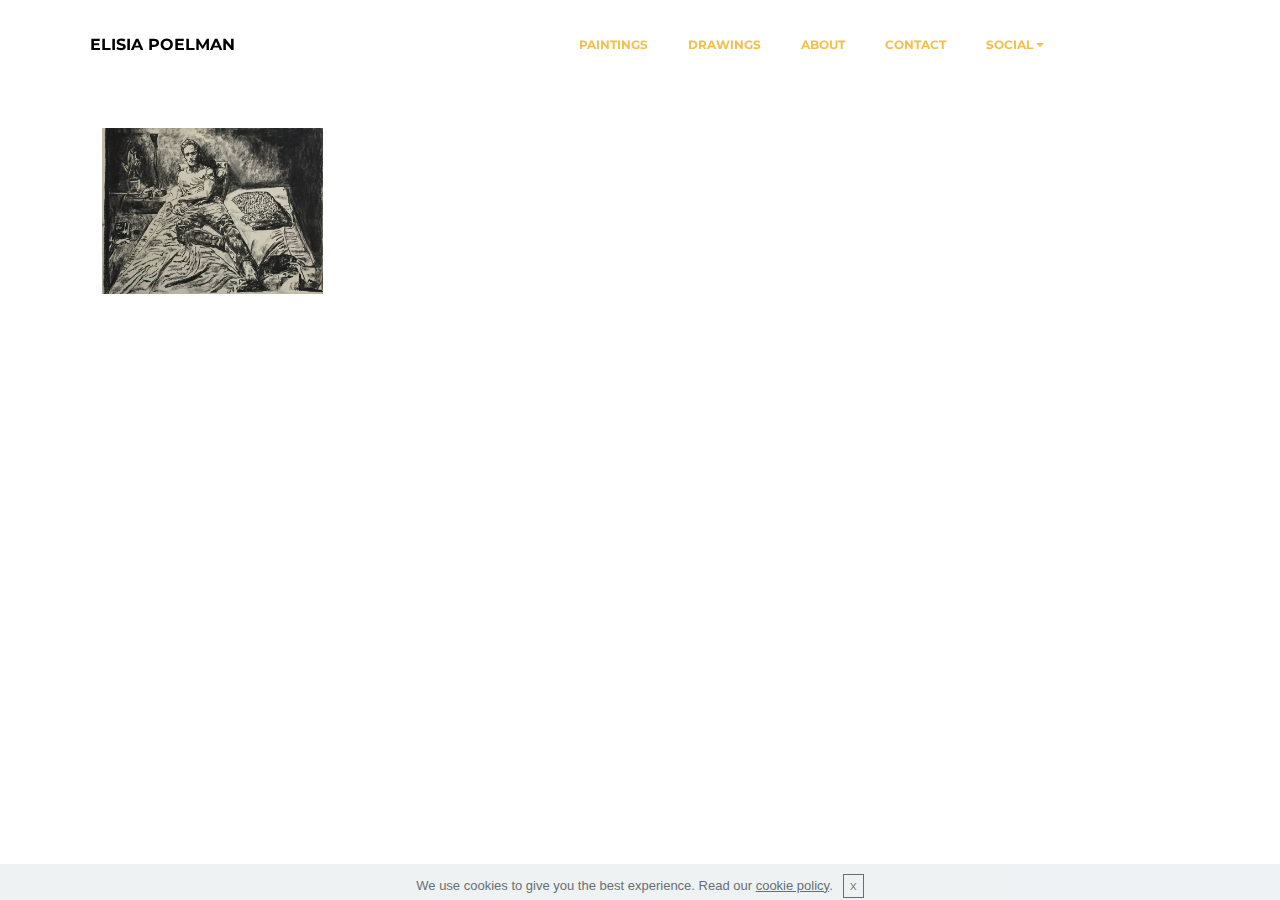
<file: DRAWINGS.html>
<!DOCTYPE html>
<html>
<head>
  <!-- Site made with Mobirise Website Builder v3.12.1, https://mobirise.com -->
  <meta charset="UTF-8">
  <meta http-equiv="X-UA-Compatible" content="IE=edge">
  <meta name="generator" content="Mobirise v3.12.1, mobirise.com">
  <meta name="viewport" content="width=device-width, initial-scale=1">
  <link rel="shortcut icon" href="assets/images/logo.png" type="image/x-icon">
  <meta name="description" content="">
  
  <link rel="stylesheet" href="https://fonts.googleapis.com/css?family=Lora:400,700,400italic,700italic&amp;subset=latin">
  <link rel="stylesheet" href="https://fonts.googleapis.com/css?family=Montserrat:400,700">
  <link rel="stylesheet" href="https://fonts.googleapis.com/css?family=Raleway:100,100i,200,200i,300,300i,400,400i,500,500i,600,600i,700,700i,800,800i,900,900i">
  <link rel="stylesheet" href="assets/bootstrap-material-design-font/css/material.css">
  <link rel="stylesheet" href="assets/et-line-font-plugin/style.css">
  <link rel="stylesheet" href="assets/tether/tether.min.css">
  <link rel="stylesheet" href="assets/bootstrap/css/bootstrap.min.css">
  <link rel="stylesheet" href="assets/dropdown/css/style.css">
  <link rel="stylesheet" href="assets/animate.css/animate.min.css">
  <link rel="stylesheet" href="assets/socicon/css/styles.css">
  <link rel="stylesheet" href="assets/theme/css/style.css">
  <link rel="stylesheet" href="assets/mobirise-gallery/style.css">
  <link rel="stylesheet" href="assets/mobirise/css/mbr-additional.css" type="text/css">
  
  
  
</head>
<body>

<!-- Google Analytics -->
<script>
  (function(i,s,o,g,r,a,m){i['GoogleAnalyticsObject']=r;i[r]=i[r]||function(){
  (i[r].q=i[r].q||[]).push(arguments)},i[r].l=1*new Date();a=s.createElement(o),
  m=s.getElementsByTagName(o)[0];a.async=1;a.src=g;m.parentNode.insertBefore(a,m)
  })(window,document,'script','https://www.google-analytics.com/analytics.js','ga');

  ga('create', 'UA-93304243-1', 'auto');
  ga('send', 'pageview');

</script>
<!-- /Google Analytics -->


<section id="menu-7">

    <nav class="navbar navbar-dropdown navbar-fixed-top">
        <div class="container">

            <div class="mbr-table">
                <div class="mbr-table-cell">

                    <div class="navbar-brand">
                        
                        <a class="navbar-caption text-black" href="https://elisiapoelman.github.io/PUB/">&nbsp;ELISIA POELMAN<br></a>
                    </div>

                </div>
                <div class="mbr-table-cell">

                    <button class="navbar-toggler pull-xs-right hidden-md-up" type="button" data-toggle="collapse" data-target="#exCollapsingNavbar">
                        <div class="hamburger-icon"></div>
                    </button>

                    <ul class="nav-dropdown collapse pull-xs-right nav navbar-nav navbar-toggleable-sm" id="exCollapsingNavbar"><li class="nav-item"><a class="nav-link link" href="https://mobirise.com/"></a></li><li class="nav-item dropdown"><a class="nav-link link" href="PAINTINGS.html" aria-expanded="false">PAINTINGS</a></li><li class="nav-item"><a class="nav-link link" href="DRAWINGS.html" aria-expanded="false">DRAWINGS</a></li><li class="nav-item"><a class="nav-link link" href="ABOUT.html" aria-expanded="false">ABOUT</a></li><li class="nav-item dropdown"><a class="nav-link link" href="contact.html" aria-expanded="false">CONTACT</a></li><li class="nav-item dropdown"><a class="nav-link link dropdown-toggle" href="contact.html" aria-expanded="false" data-toggle="dropdown-submenu">SOCIAL</a><div class="dropdown-menu"><a class="dropdown-item" href="http://instagram.com/elisiapoelman" target="_blank"><span class="socicon socicon-instagram mbr-iconfont mbr-iconfont-btn" style="color: rgb(235, 107, 86);"></span>INSTAGRAM</a></div></li><li class="nav-item nav-btn"><a class="nav-link btn btn-white btn-white-outline" href="https://mobirise.com/">DOWNLOAD</a></li></ul>
                    <button hidden="" class="navbar-toggler navbar-close" type="button" data-toggle="collapse" data-target="#exCollapsingNavbar">
                        <div class="close-icon"></div>
                    </button>

                </div>
            </div>

        </div>
    </nav>

</section>

<section class="engine"><a rel="external" href="https://mobirise.com">https://mobirise.com/</a></section><section class="mbr-gallery mbr-section mbr-section-nopadding mbr-slider-carousel mbr-after-navbar" id="gallery2-9" data-filter="false" style="background-color: rgb(255, 255, 255); padding-top: 6rem; padding-bottom: 6rem;">
    <!-- Filter -->
    

    <!-- Gallery -->
    <div class="mbr-gallery-row container">
        <div class=" mbr-gallery-layout-default">
            <div>
                <div>
                    <div class="mbr-gallery-item mbr-gallery-item__mobirise3 mbr-gallery-item--p2" data-tags="Awesome" data-video-url="false">
                        <div href="#lb-gallery2-9" data-slide-to="0" data-toggle="modal">
                            
                            

                            <img alt="" src="assets/images/img-0291-2000x1500-76-2000x1500-28.jpg">
                            
                            <span class="icon-focus"></span>
                            
                        </div>
                    </div>
                </div>
            </div>
            <div class="clearfix"></div>
        </div>
    </div>

    <!-- Lightbox -->
    <div data-app-prevent-settings="" class="mbr-slider modal fade carousel slide" tabindex="-1" data-keyboard="true" data-interval="false" id="lb-gallery2-9">
        <div class="modal-dialog">
            <div class="modal-content">
                <div class="modal-body">
                    <ol class="carousel-indicators">
                        <li data-app-prevent-settings="" data-target="#lb-gallery2-9" class=" active" data-slide-to="0"></li>
                    </ol>
                    <div class="carousel-inner">
                        <div class="carousel-item active">
                            <img alt="" src="assets/images/img-0291-2000x1500-76.jpg">
                        </div>
                    </div>
                    <a class="left carousel-control" role="button" data-slide="prev" href="#lb-gallery2-9">
                        <span class="icon-prev" aria-hidden="true"></span>
                        <span class="sr-only">Previous</span>
                    </a>
                    <a class="right carousel-control" role="button" data-slide="next" href="#lb-gallery2-9">
                        <span class="icon-next" aria-hidden="true"></span>
                        <span class="sr-only">Next</span>
                    </a>

                    <a class="close" href="#" role="button" data-dismiss="modal">
                        <span aria-hidden="true">×</span>
                        <span class="sr-only">Close</span>
                    </a>
                </div>
            </div>
        </div>
    </div>
</section>


  <script src="assets/web/assets/jquery/jquery.min.js"></script>
  <script src="assets/tether/tether.min.js"></script>
  <script src="assets/bootstrap/js/bootstrap.min.js"></script>
  <script src="assets/smooth-scroll/smooth-scroll.js"></script>
  <script src="assets/cookies-alert-plugin/cookies-alert-core.js"></script>
  <script src="assets/cookies-alert-plugin/cookies-alert-script.js"></script>
  <script src="assets/dropdown/js/script.min.js"></script>
  <script src="assets/touch-swipe/jquery.touch-swipe.min.js"></script>
  <script src="assets/viewport-checker/jquery.viewportchecker.js"></script>
  <script src="assets/masonry/masonry.pkgd.min.js"></script>
  <script src="assets/imagesloaded/imagesloaded.pkgd.min.js"></script>
  <script src="assets/bootstrap-carousel-swipe/bootstrap-carousel-swipe.js"></script>
  <script src="assets/theme/js/script.js"></script>
  <script src="assets/mobirise-gallery/player.min.js"></script>
  <script src="assets/mobirise-gallery/script.js"></script>
  
  
  <input name="animation" type="hidden">
  <input name="cookieData" type="hidden" data-cookie-text="We use cookies to give you the best experience. Read our <a href='privacy.html'>cookie policy</a>.">
  </body>
</html>
</file>
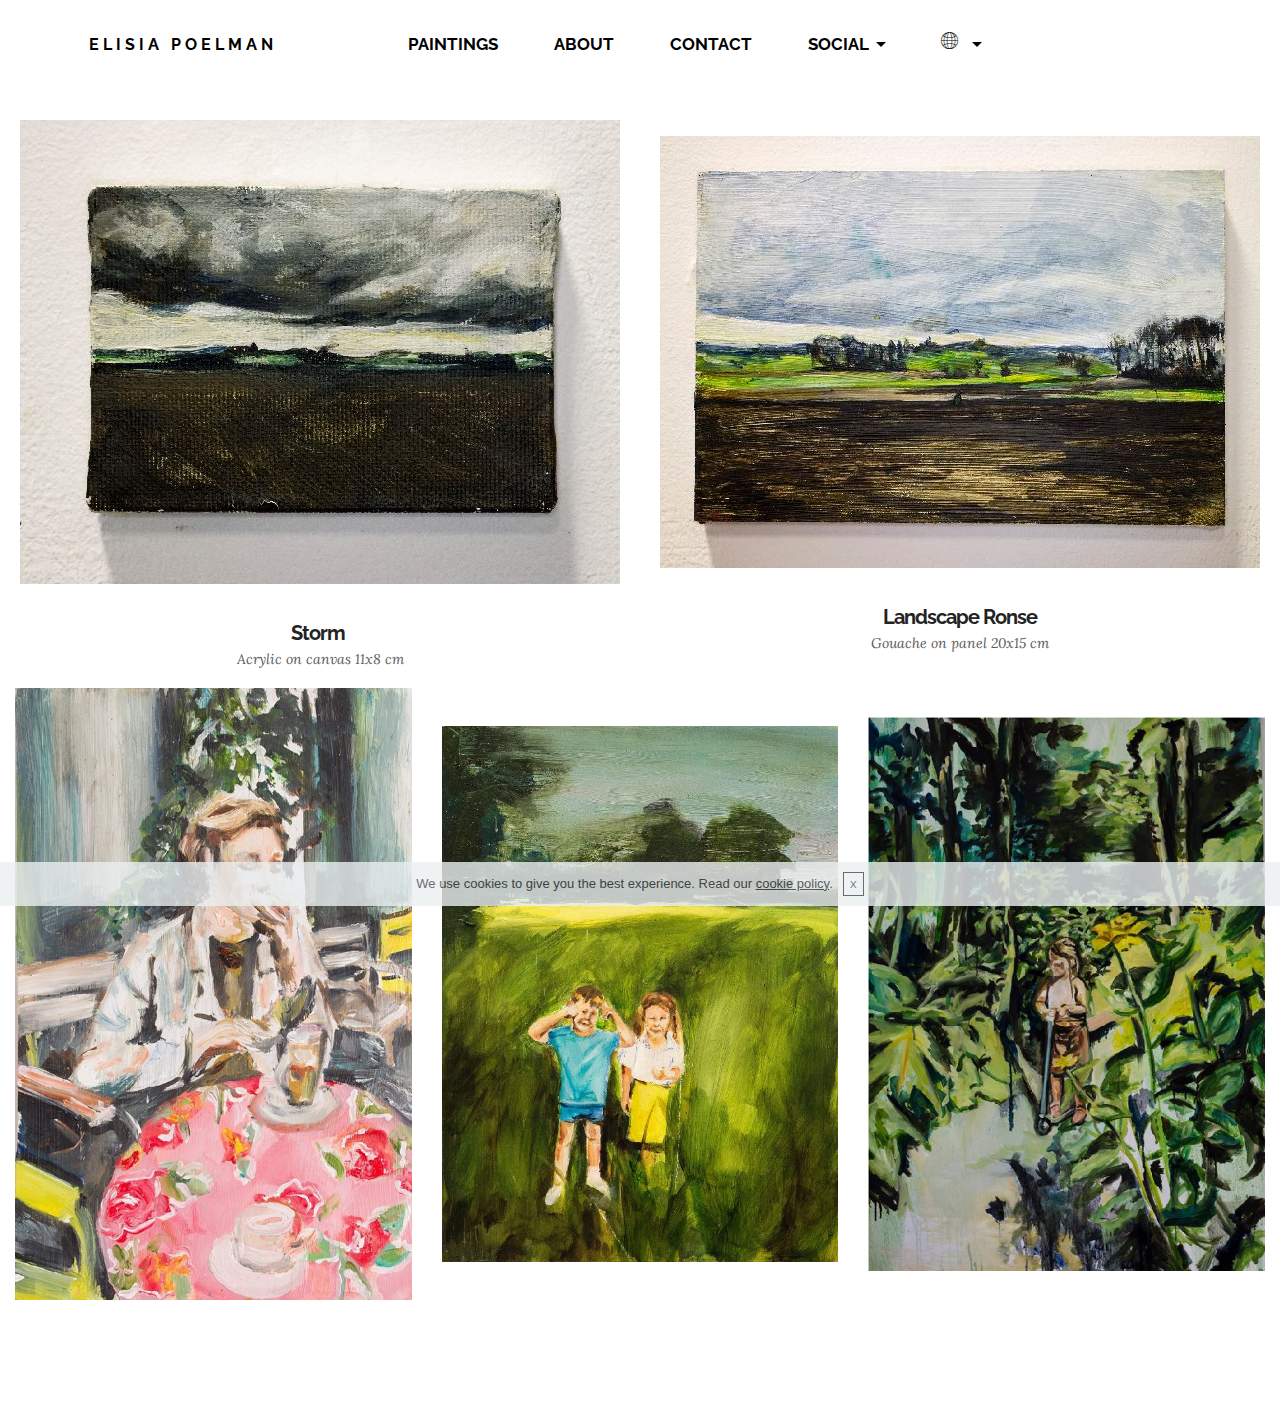
<file: PAINTINGS.html>
<!DOCTYPE html>
<html>
<head>
  <!-- Site made with Mobirise Website Builder v3.12.1, https://mobirise.com -->
  <meta charset="UTF-8">
  <meta http-equiv="X-UA-Compatible" content="IE=edge">
  <meta name="generator" content="Mobirise v3.12.1, mobirise.com">
  <meta name="viewport" content="width=device-width, initial-scale=1">
  <link rel="shortcut icon" href="assets/images/logo.png" type="image/x-icon">
  <meta name="description" content="">
  
  <link rel="stylesheet" href="https://fonts.googleapis.com/css?family=Lora:400,700,400italic,700italic&amp;subset=latin">
  <link rel="stylesheet" href="https://fonts.googleapis.com/css?family=Montserrat:400,700">
  <link rel="stylesheet" href="https://fonts.googleapis.com/css?family=Raleway:100,100i,200,200i,300,300i,400,400i,500,500i,600,600i,700,700i,800,800i,900,900i">
  <link rel="stylesheet" href="assets/bootstrap-material-design-font/css/material.css">
  <link rel="stylesheet" href="assets/et-line-font-plugin/style.css">
  <link rel="stylesheet" href="assets/tether/tether.min.css">
  <link rel="stylesheet" href="assets/bootstrap/css/bootstrap.min.css">
  <link rel="stylesheet" href="assets/dropdown/css/style.css">
  <link rel="stylesheet" href="assets/animate.css/animate.min.css">
  <link rel="stylesheet" href="assets/socicon/css/styles.css">
  <link rel="stylesheet" href="assets/theme/css/style.css">
  <link rel="stylesheet" href="assets/mobirise/css/mbr-additional.css" type="text/css">
  
  
  
</head>
<body>

<!-- Google Analytics -->
<script>
  (function(i,s,o,g,r,a,m){i['GoogleAnalyticsObject']=r;i[r]=i[r]||function(){
  (i[r].q=i[r].q||[]).push(arguments)},i[r].l=1*new Date();a=s.createElement(o),
  m=s.getElementsByTagName(o)[0];a.async=1;a.src=g;m.parentNode.insertBefore(a,m)
  })(window,document,'script','https://www.google-analytics.com/analytics.js','ga');

  ga('create', 'UA-93304243-1', 'auto');
  ga('send', 'pageview');

</script>
<!-- /Google Analytics -->


<section id="menu-6">

    <nav class="navbar navbar-dropdown navbar-fixed-top">
        <div class="container">

            <div class="mbr-table">
                <div class="mbr-table-cell">

                    <div class="navbar-brand">
                        
                        <a class="navbar-caption text-black" href="https://elisiapoelman.github.io/PUB/">&nbsp;E L I S I A &nbsp; P O E L M A N<br></a>
                    </div>

                </div>
                <div class="mbr-table-cell">

                    <button class="navbar-toggler pull-xs-right hidden-md-up" type="button" data-toggle="collapse" data-target="#exCollapsingNavbar">
                        <div class="hamburger-icon"></div>
                    </button>

                    <ul class="nav-dropdown collapse pull-xs-right nav navbar-nav navbar-toggleable-sm" id="exCollapsingNavbar"><li class="nav-item"><a class="nav-link link" href="https://mobirise.com/"></a></li><li class="nav-item dropdown"><a class="nav-link link" href="PAINTINGS.html" aria-expanded="false">&nbsp; &nbsp; &nbsp; &nbsp; PAINTINGS</a></li><li class="nav-item"><a class="nav-link link" href="ABOUT.html" aria-expanded="false">ABOUT</a></li><li class="nav-item dropdown"><a class="nav-link link" href="contact.html" aria-expanded="false">CONTACT</a></li><li class="nav-item dropdown"><a class="nav-link link dropdown-toggle" href="contact.html" aria-expanded="false" data-toggle="dropdown-submenu">SOCIAL</a><div class="dropdown-menu"><a class="dropdown-item" href="http://instagram.com/elisiapoelman" target="_blank"><span class="socicon socicon-instagram mbr-iconfont mbr-iconfont-btn" style="color: rgb(235, 107, 86);"></span>INSTAGRAM</a></div></li><li class="nav-item dropdown"><a class="nav-link link dropdown-toggle" href="contact.html" aria-expanded="false" data-toggle="dropdown-submenu"><span class="etl-icon icon-global mbr-iconfont mbr-iconfont-btn" style="font-size: 17px; color: rgb(0, 0, 0);"></span></a><div class="dropdown-menu"><a class="dropdown-item" href="http://elisiapoelman.github.io/PUB/">ENG</a><a class="dropdown-item" href="https://elisiapoelman.github.io/NL1/">NL</a></div></li><li class="nav-item"><a class="nav-link link" href="DRAWINGS.html" aria-expanded="false"></a></li><li class="nav-item nav-btn"><a class="nav-link btn btn-white btn-white-outline" href="https://mobirise.com/">DOWNLOAD</a></li></ul>
                    <button hidden="" class="navbar-toggler navbar-close" type="button" data-toggle="collapse" data-target="#exCollapsingNavbar">
                        <div class="close-icon"></div>
                    </button>

                </div>
            </div>

        </div>
    </nav>

</section>

<section class="engine"><a rel="external" href="https://mobirise.com">https://mobirise.com/</a></section><section class="mbr-cards mbr-section mbr-section-nopadding mbr-after-navbar" id="features3-m" style="background-color: rgb(255, 255, 255);">

    

    <div class="mbr-cards-row row">
        <div class="mbr-cards-col col-xs-12 col-lg-6" style="padding-top: 120px; padding-bottom: 0px;">
            <div class="container">
              <div class="card cart-block">
                  <div class="card-img"><img src="assets/images/15540120-1844070585878318-1237418814-o-600x464.jpg" class="card-img-top"></div>
                  <div class="card-block">
                    <h4 class="card-title">Storm&nbsp;</h4>
                    <h5 class="card-subtitle">Acrylic on canvas 11x8 cm</h5>
                    <p class="card-text"></p>
                    
                    </div>
                </div>
            </div>
        </div>
        <div class="mbr-cards-col col-xs-12 col-lg-6" style="padding-top: 120px; padding-bottom: 0px;">
            <div class="container">
                <div class="card cart-block">
                    <div class="card-img"><img src="assets/images/15491746-1844070615878315-350144141-o-600x432.jpg" class="card-img-top"></div>
                    <div class="card-block">
                        <h4 class="card-title">Landscape Ronse</h4>
                        <h5 class="card-subtitle">Gouache on panel 20x15 cm</h5>
                        <p class="card-text"></p>
                        
                    </div>
                </div>
            </div>
        </div>
        
        
        
        
    </div>
</section>

<section class="mbr-cards mbr-section mbr-section-nopadding" id="features3-o" style="background-color: rgb(255, 255, 255);">

    

    <div class="mbr-cards-row row">
        <div class="mbr-cards-col col-xs-12 col-lg-4" style="padding-top: 0px; padding-bottom: 0px;">
            <div class="container">
              <div class="card cart-block">
                  <div class="card-img"><img src="assets/images/15135468-1829125420706168-2116204121-n-600x927.jpg" class="card-img-top"></div>
                  <div class="card-block">
                    <h4 class="card-title">Fien</h4>
                    <h5 class="card-subtitle"><p>Oil on panel 20x30 cm</p></h5>
                    <p class="card-text"></p>
                    
                    </div>
                </div>
            </div>
        </div>
        <div class="mbr-cards-col col-xs-12 col-lg-4" style="padding-top: 0px; padding-bottom: 0px;">
            <div class="container">
                <div class="card cart-block">
                    <div class="card-img"><img src="assets/images/15491903-1844070602544983-160371222-o-600x812.jpg" class="card-img-top"></div>
                    <div class="card-block">
                        <h4 class="card-title">Summer in Viane</h4>
                        <h5 class="card-subtitle">Oil on panel 20x28cm</h5>
                        <p class="card-text"></p>
                        
                    </div>
                </div>
            </div>
        </div>
        <div class="mbr-cards-col col-xs-12 col-lg-4" style="padding-top: 0px; padding-bottom: 0px;">
            <div class="container">
                <div class="card cart-block">
                    <div class="card-img"><img src="assets/images/atelier4-600x839.jpg" class="card-img-top"></div>
                    <div class="card-block">
                        <h4 class="card-title">A little girl in a big garden</h4>
                        <h5 class="card-subtitle">Oil on canvas 120x95 cm</h5>
                        <p class="card-text"></p>
                        
                    </div>
                </div>
            </div>
        </div>
        
        
        
    </div>
</section>


  <script src="assets/web/assets/jquery/jquery.min.js"></script>
  <script src="assets/tether/tether.min.js"></script>
  <script src="assets/bootstrap/js/bootstrap.min.js"></script>
  <script src="assets/smooth-scroll/smooth-scroll.js"></script>
  <script src="assets/cookies-alert-plugin/cookies-alert-core.js"></script>
  <script src="assets/cookies-alert-plugin/cookies-alert-script.js"></script>
  <script src="assets/dropdown/js/script.min.js"></script>
  <script src="assets/touch-swipe/jquery.touch-swipe.min.js"></script>
  <script src="assets/viewport-checker/jquery.viewportchecker.js"></script>
  <script src="assets/theme/js/script.js"></script>
  
  
  <input name="animation" type="hidden">
  <input name="cookieData" type="hidden" data-cookie-text="We use cookies to give you the best experience. Read our <a href='privacy.html'>cookie policy</a>.">
  </body>
</html>
</file>
<file: assets/bootstrap-material-design-font/css/material.css>
@font-face {
  font-family: 'Material-Design-Icons';
  src: url('../fonts/Material-Design-Icons.eot?3ocs8m');
  src: url('../fonts/Material-Design-Icons.eot?#iefix3ocs8m') format('embedded-opentype'), url('../fonts/Material-Design-Icons.woff?3ocs8m') format('woff'), url('../fonts/Material-Design-Icons.ttf?3ocs8m') format('truetype'), url('../fonts/Material-Design-Icons.svg?3ocs8m#Material-Design-Icons') format('svg');
  font-weight: normal;
  font-style: normal;
}
[class^="mdi-"],
[class*="mdi-"] {
  speak: none;
  display: inline-block;
  font-style: normal;
  font-variant:normal;
  font-weight:normal;
  /*font-size:24px;*/
  line-height:1;
  font-family:'Material-Design-Icons' !important;
  text-rendering: auto;
  
  -webkit-font-smoothing: antialiased;
  -moz-osx-font-smoothing: grayscale;
  -webkit-transform: translate(0, 0);
      -ms-transform: translate(0, 0);
          transform: translate(0, 0);
}
[class^="mdi-"]:before,
[class*="mdi-"]:before {
  display: inline-block;
  speak: none;
  text-decoration: inherit;
}
[class^="mdi-"].pull-left,
[class*="mdi-"].pull-left {
  margin-right: .3em;
}
[class^="mdi-"].pull-right,
[class*="mdi-"].pull-right {
  margin-left: .3em;
}
[class^="mdi-"].mdi-lg:before,
[class*="mdi-"].mdi-lg:before,
[class^="mdi-"].mdi-lg:after,
[class*="mdi-"].mdi-lg:after {
  font-size: 1.33333333em;
  line-height: 0.75em;
  vertical-align: -15%;
}
[class^="mdi-"].mdi-2x:before,
[class*="mdi-"].mdi-2x:before,
[class^="mdi-"].mdi-2x:after,
[class*="mdi-"].mdi-2x:after {
  font-size: 2em;
}
[class^="mdi-"].mdi-3x:before,
[class*="mdi-"].mdi-3x:before,
[class^="mdi-"].mdi-3x:after,
[class*="mdi-"].mdi-3x:after {
  font-size: 3em;
}
[class^="mdi-"].mdi-4x:before,
[class*="mdi-"].mdi-4x:before,
[class^="mdi-"].mdi-4x:after,
[class*="mdi-"].mdi-4x:after {
  font-size: 4em;
}
[class^="mdi-"].mdi-5x:before,
[class*="mdi-"].mdi-5x:before,
[class^="mdi-"].mdi-5x:after,
[class*="mdi-"].mdi-5x:after {
  font-size: 5em;
}
[class^="mdi-device-signal-cellular-"]:after,
[class^="mdi-device-battery-"]:after,
[class^="mdi-device-battery-charging-"]:after,
[class^="mdi-device-signal-cellular-connected-no-internet-"]:after,
[class^="mdi-device-signal-wifi-"]:after,
[class^="mdi-device-signal-wifi-statusbar-not-connected"]:after,
.mdi-device-network-wifi:after {
  opacity: .3;
  position: absolute;
  left: 0;
  top: 0;
  z-index: 1;
  display: inline-block;
  speak: none;
  text-decoration: inherit;
}
[class^="mdi-device-signal-cellular-"]:after {
  content: "\e758";
}
[class^="mdi-device-battery-"]:after {
  content: "\e735";
}
[class^="mdi-device-battery-charging-"]:after {
  content: "\e733";
}
[class^="mdi-device-signal-cellular-connected-no-internet-"]:after {
  content: "\e75d";
}
[class^="mdi-device-signal-wifi-"]:after,
.mdi-device-network-wifi:after {
  content: "\e765";
}
[class^="mdi-device-signal-wifi-statusbasr-not-connected"]:after {
  content: "\e8f7";
}
.mdi-device-signal-cellular-off:after,
.mdi-device-signal-cellular-null:after,
.mdi-device-signal-cellular-no-sim:after,
.mdi-device-signal-wifi-off:after,
.mdi-device-signal-wifi-4-bar:after,
.mdi-device-signal-cellular-4-bar:after,
.mdi-device-battery-alert:after,
.mdi-device-signal-cellular-connected-no-internet-4-bar:after,
.mdi-device-battery-std:after,
.mdi-device-battery-full .mdi-device-battery-unknown:after {
  content: "";
}
.mdi-fw {
  width: 1.28571429em;
  text-align: center;
}
.mdi-ul {
  padding-left: 0;
  margin-left: 2.14285714em;
  list-style-type: none;
}
.mdi-ul > li {
  position: relative;
}
.mdi-li {
  position: absolute;
  left: -2.14285714em;
  width: 2.14285714em;
  top: 0.14285714em;
  text-align: center;
}
.mdi-li.mdi-lg {
  left: -1.85714286em;
}
.mdi-border {
  padding: .2em .25em .15em;
  border: solid 0.08em #eeeeee;
  border-radius: .1em;
}
.mdi-spin {
  -webkit-animation: mdi-spin 2s infinite linear;
  animation: mdi-spin 2s infinite linear;
  -webkit-transform-origin: 50% 50%;
  -ms-transform-origin: 50% 50%;
      transform-origin: 50% 50%;
}
.mdi-pulse {
  -webkit-animation: mdi-spin 1s steps(8) infinite;
  animation: mdi-spin 1s steps(8) infinite;
  -webkit-transform-origin: 50% 50%;
  -ms-transform-origin: 50% 50%;
      transform-origin: 50% 50%;
}
@-webkit-keyframes mdi-spin {
  0% {
    -webkit-transform: rotate(0deg);
    transform: rotate(0deg);
  }
  100% {
    -webkit-transform: rotate(359deg);
    transform: rotate(359deg);
  }
}
@keyframes mdi-spin {
  0% {
    -webkit-transform: rotate(0deg);
    transform: rotate(0deg);
  }
  100% {
    -webkit-transform: rotate(359deg);
    transform: rotate(359deg);
  }
}
.mdi-rotate-90 {
  filter: progid:DXImageTransform.Microsoft.BasicImage(rotation=1);
  -webkit-transform: rotate(90deg);
  -ms-transform: rotate(90deg);
  transform: rotate(90deg);
}
.mdi-rotate-180 {
  filter: progid:DXImageTransform.Microsoft.BasicImage(rotation=2);
  -webkit-transform: rotate(180deg);
  -ms-transform: rotate(180deg);
  transform: rotate(180deg);
}
.mdi-rotate-270 {
  filter: progid:DXImageTransform.Microsoft.BasicImage(rotation=3);
  -webkit-transform: rotate(270deg);
  -ms-transform: rotate(270deg);
  transform: rotate(270deg);
}
.mdi-flip-horizontal {
  filter: progid:DXImageTransform.Microsoft.BasicImage(rotation=0, mirror=1);
  -webkit-transform: scale(-1, 1);
  -ms-transform: scale(-1, 1);
  transform: scale(-1, 1);
}
.mdi-flip-vertical {
  filter: progid:DXImageTransform.Microsoft.BasicImage(rotation=2, mirror=1);
  -webkit-transform: scale(1, -1);
  -ms-transform: scale(1, -1);
  transform: scale(1, -1);
}
:root .mdi-rotate-90,
:root .mdi-rotate-180,
:root .mdi-rotate-270,
:root .mdi-flip-horizontal,
:root .mdi-flip-vertical {
  -webkit-filter: none;
          filter: none;
}
.mdi-stack {
  position: relative;
  display: inline-block;
  width: 2em;
  height: 2em;
  line-height: 2em;
  vertical-align: middle;
}
.mdi-stack-1x,
.mdi-stack-2x {
  position: absolute;
  left: 0;
  width: 100%;
  text-align: center;
}
.mdi-stack-1x {
  line-height: inherit;
}
.mdi-stack-2x {
  font-size: 2em;
}
.mdi-inverse {
  color: #ffffff;
}
/* Start Icons */
.mdi-action-3d-rotation:before {
  content: "\e600";
}
.mdi-action-accessibility:before {
  content: "\e601";
}
.mdi-action-account-balance-wallet:before {
  content: "\e602";
}
.mdi-action-account-balance:before {
  content: "\e603";
}
.mdi-action-account-box:before {
  content: "\e604";
}
.mdi-action-account-child:before {
  content: "\e605";
}
.mdi-action-account-circle:before {
  content: "\e606";
}
.mdi-action-add-shopping-cart:before {
  content: "\e607";
}
.mdi-action-alarm-add:before {
  content: "\e608";
}
.mdi-action-alarm-off:before {
  content: "\e609";
}
.mdi-action-alarm-on:before {
  content: "\e60a";
}
.mdi-action-alarm:before {
  content: "\e60b";
}
.mdi-action-android:before {
  content: "\e60c";
}
.mdi-action-announcement:before {
  content: "\e60d";
}
.mdi-action-aspect-ratio:before {
  content: "\e60e";
}
.mdi-action-assessment:before {
  content: "\e60f";
}
.mdi-action-assignment-ind:before {
  content: "\e610";
}
.mdi-action-assignment-late:before {
  content: "\e611";
}
.mdi-action-assignment-return:before {
  content: "\e612";
}
.mdi-action-assignment-returned:before {
  content: "\e613";
}
.mdi-action-assignment-turned-in:before {
  content: "\e614";
}
.mdi-action-assignment:before {
  content: "\e615";
}
.mdi-action-autorenew:before {
  content: "\e616";
}
.mdi-action-backup:before {
  content: "\e617";
}
.mdi-action-book:before {
  content: "\e618";
}
.mdi-action-bookmark-outline:before {
  content: "\e619";
}
.mdi-action-bookmark:before {
  content: "\e61a";
}
.mdi-action-bug-report:before {
  content: "\e61b";
}
.mdi-action-cached:before {
  content: "\e61c";
}
.mdi-action-check-circle:before {
  content: "\e61d";
}
.mdi-action-class:before {
  content: "\e61e";
}
.mdi-action-credit-card:before {
  content: "\e61f";
}
.mdi-action-dashboard:before {
  content: "\e620";
}
.mdi-action-delete:before {
  content: "\e621";
}
.mdi-action-description:before {
  content: "\e622";
}
.mdi-action-dns:before {
  content: "\e623";
}
.mdi-action-done-all:before {
  content: "\e624";
}
.mdi-action-done:before {
  content: "\e625";
}
.mdi-action-event:before {
  content: "\e626";
}
.mdi-action-exit-to-app:before {
  content: "\e627";
}
.mdi-action-explore:before {
  content: "\e628";
}
.mdi-action-extension:before {
  content: "\e629";
}
.mdi-action-face-unlock:before {
  content: "\e62a";
}
.mdi-action-favorite-outline:before {
  content: "\e62b";
}
.mdi-action-favorite:before {
  content: "\e62c";
}
.mdi-action-find-in-page:before {
  content: "\e62d";
}
.mdi-action-find-replace:before {
  content: "\e62e";
}
.mdi-action-flip-to-back:before {
  content: "\e62f";
}
.mdi-action-flip-to-front:before {
  content: "\e630";
}
.mdi-action-get-app:before {
  content: "\e631";
}
.mdi-action-grade:before {
  content: "\e632";
}
.mdi-action-group-work:before {
  content: "\e633";
}
.mdi-action-help:before {
  content: "\e634";
}
.mdi-action-highlight-remove:before {
  content: "\e635";
}
.mdi-action-history:before {
  content: "\e636";
}
.mdi-action-home:before {
  content: "\e637";
}
.mdi-action-https:before {
  content: "\e638";
}
.mdi-action-info-outline:before {
  content: "\e639";
}
.mdi-action-info:before {
  content: "\e63a";
}
.mdi-action-input:before {
  content: "\e63b";
}
.mdi-action-invert-colors:before {
  content: "\e63c";
}
.mdi-action-label-outline:before {
  content: "\e63d";
}
.mdi-action-label:before {
  content: "\e63e";
}
.mdi-action-language:before {
  content: "\e63f";
}
.mdi-action-launch:before {
  content: "\e640";
}
.mdi-action-list:before {
  content: "\e641";
}
.mdi-action-lock-open:before {
  content: "\e642";
}
.mdi-action-lock-outline:before {
  content: "\e643";
}
.mdi-action-lock:before {
  content: "\e644";
}
.mdi-action-loyalty:before {
  content: "\e645";
}
.mdi-action-markunread-mailbox:before {
  content: "\e646";
}
.mdi-action-note-add:before {
  content: "\e647";
}
.mdi-action-open-in-browser:before {
  content: "\e648";
}
.mdi-action-open-in-new:before {
  content: "\e649";
}
.mdi-action-open-with:before {
  content: "\e64a";
}
.mdi-action-pageview:before {
  content: "\e64b";
}
.mdi-action-payment:before {
  content: "\e64c";
}
.mdi-action-perm-camera-mic:before {
  content: "\e64d";
}
.mdi-action-perm-contact-cal:before {
  content: "\e64e";
}
.mdi-action-perm-data-setting:before {
  content: "\e64f";
}
.mdi-action-perm-device-info:before {
  content: "\e650";
}
.mdi-action-perm-identity:before {
  content: "\e651";
}
.mdi-action-perm-media:before {
  content: "\e652";
}
.mdi-action-perm-phone-msg:before {
  content: "\e653";
}
.mdi-action-perm-scan-wifi:before {
  content: "\e654";
}
.mdi-action-picture-in-picture:before {
  content: "\e655";
}
.mdi-action-polymer:before {
  content: "\e656";
}
.mdi-action-print:before {
  content: "\e657";
}
.mdi-action-query-builder:before {
  content: "\e658";
}
.mdi-action-question-answer:before {
  content: "\e659";
}
.mdi-action-receipt:before {
  content: "\e65a";
}
.mdi-action-redeem:before {
  content: "\e65b";
}
.mdi-action-reorder:before {
  content: "\e65c";
}
.mdi-action-report-problem:before {
  content: "\e65d";
}
.mdi-action-restore:before {
  content: "\e65e";
}
.mdi-action-room:before {
  content: "\e65f";
}
.mdi-action-schedule:before {
  content: "\e660";
}
.mdi-action-search:before {
  content: "\e661";
}
.mdi-action-settings-applications:before {
  content: "\e662";
}
.mdi-action-settings-backup-restore:before {
  content: "\e663";
}
.mdi-action-settings-bluetooth:before {
  content: "\e664";
}
.mdi-action-settings-cell:before {
  content: "\e665";
}
.mdi-action-settings-display:before {
  content: "\e666";
}
.mdi-action-settings-ethernet:before {
  content: "\e667";
}
.mdi-action-settings-input-antenna:before {
  content: "\e668";
}
.mdi-action-settings-input-component:before {
  content: "\e669";
}
.mdi-action-settings-input-composite:before {
  content: "\e66a";
}
.mdi-action-settings-input-hdmi:before {
  content: "\e66b";
}
.mdi-action-settings-input-svideo:before {
  content: "\e66c";
}
.mdi-action-settings-overscan:before {
  content: "\e66d";
}
.mdi-action-settings-phone:before {
  content: "\e66e";
}
.mdi-action-settings-power:before {
  content: "\e66f";
}
.mdi-action-settings-remote:before {
  content: "\e670";
}
.mdi-action-settings-voice:before {
  content: "\e671";
}
.mdi-action-settings:before {
  content: "\e672";
}
.mdi-action-shop-two:before {
  content: "\e673";
}
.mdi-action-shop:before {
  content: "\e674";
}
.mdi-action-shopping-basket:before {
  content: "\e675";
}
.mdi-action-shopping-cart:before {
  content: "\e676";
}
.mdi-action-speaker-notes:before {
  content: "\e677";
}
.mdi-action-spellcheck:before {
  content: "\e678";
}
.mdi-action-star-rate:before {
  content: "\e679";
}
.mdi-action-stars:before {
  content: "\e67a";
}
.mdi-action-store:before {
  content: "\e67b";
}
.mdi-action-subject:before {
  content: "\e67c";
}
.mdi-action-supervisor-account:before {
  content: "\e67d";
}
.mdi-action-swap-horiz:before {
  content: "\e67e";
}
.mdi-action-swap-vert-circle:before {
  content: "\e67f";
}
.mdi-action-swap-vert:before {
  content: "\e680";
}
.mdi-action-system-update-tv:before {
  content: "\e681";
}
.mdi-action-tab-unselected:before {
  content: "\e682";
}
.mdi-action-tab:before {
  content: "\e683";
}
.mdi-action-theaters:before {
  content: "\e684";
}
.mdi-action-thumb-down:before {
  content: "\e685";
}
.mdi-action-thumb-up:before {
  content: "\e686";
}
.mdi-action-thumbs-up-down:before {
  content: "\e687";
}
.mdi-action-toc:before {
  content: "\e688";
}
.mdi-action-today:before {
  content: "\e689";
}
.mdi-action-track-changes:before {
  content: "\e68a";
}
.mdi-action-translate:before {
  content: "\e68b";
}
.mdi-action-trending-down:before {
  content: "\e68c";
}
.mdi-action-trending-neutral:before {
  content: "\e68d";
}
.mdi-action-trending-up:before {
  content: "\e68e";
}
.mdi-action-turned-in-not:before {
  content: "\e68f";
}
.mdi-action-turned-in:before {
  content: "\e690";
}
.mdi-action-verified-user:before {
  content: "\e691";
}
.mdi-action-view-agenda:before {
  content: "\e692";
}
.mdi-action-view-array:before {
  content: "\e693";
}
.mdi-action-view-carousel:before {
  content: "\e694";
}
.mdi-action-view-column:before {
  content: "\e695";
}
.mdi-action-view-day:before {
  content: "\e696";
}
.mdi-action-view-headline:before {
  content: "\e697";
}
.mdi-action-view-list:before {
  content: "\e698";
}
.mdi-action-view-module:before {
  content: "\e699";
}
.mdi-action-view-quilt:before {
  content: "\e69a";
}
.mdi-action-view-stream:before {
  content: "\e69b";
}
.mdi-action-view-week:before {
  content: "\e69c";
}
.mdi-action-visibility-off:before {
  content: "\e69d";
}
.mdi-action-visibility:before {
  content: "\e69e";
}
.mdi-action-wallet-giftcard:before {
  content: "\e69f";
}
.mdi-action-wallet-membership:before {
  content: "\e6a0";
}
.mdi-action-wallet-travel:before {
  content: "\e6a1";
}
.mdi-action-work:before {
  content: "\e6a2";
}
.mdi-alert-error:before {
  content: "\e6a3";
}
.mdi-alert-warning:before {
  content: "\e6a4";
}
.mdi-av-album:before {
  content: "\e6a5";
}
.mdi-av-closed-caption:before {
  content: "\e6a6";
}
.mdi-av-equalizer:before {
  content: "\e6a7";
}
.mdi-av-explicit:before {
  content: "\e6a8";
}
.mdi-av-fast-forward:before {
  content: "\e6a9";
}
.mdi-av-fast-rewind:before {
  content: "\e6aa";
}
.mdi-av-games:before {
  content: "\e6ab";
}
.mdi-av-hearing:before {
  content: "\e6ac";
}
.mdi-av-high-quality:before {
  content: "\e6ad";
}
.mdi-av-loop:before {
  content: "\e6ae";
}
.mdi-av-mic-none:before {
  content: "\e6af";
}
.mdi-av-mic-off:before {
  content: "\e6b0";
}
.mdi-av-mic:before {
  content: "\e6b1";
}
.mdi-av-movie:before {
  content: "\e6b2";
}
.mdi-av-my-library-add:before {
  content: "\e6b3";
}
.mdi-av-my-library-books:before {
  content: "\e6b4";
}
.mdi-av-my-library-music:before {
  content: "\e6b5";
}
.mdi-av-new-releases:before {
  content: "\e6b6";
}
.mdi-av-not-interested:before {
  content: "\e6b7";
}
.mdi-av-pause-circle-fill:before {
  content: "\e6b8";
}
.mdi-av-pause-circle-outline:before {
  content: "\e6b9";
}
.mdi-av-pause:before {
  content: "\e6ba";
}
.mdi-av-play-arrow:before {
  content: "\e6bb";
}
.mdi-av-play-circle-fill:before {
  content: "\e6bc";
}
.mdi-av-play-circle-outline:before {
  content: "\e6bd";
}
.mdi-av-play-shopping-bag:before {
  content: "\e6be";
}
.mdi-av-playlist-add:before {
  content: "\e6bf";
}
.mdi-av-queue-music:before {
  content: "\e6c0";
}
.mdi-av-queue:before {
  content: "\e6c1";
}
.mdi-av-radio:before {
  content: "\e6c2";
}
.mdi-av-recent-actors:before {
  content: "\e6c3";
}
.mdi-av-repeat-one:before {
  content: "\e6c4";
}
.mdi-av-repeat:before {
  content: "\e6c5";
}
.mdi-av-replay:before {
  content: "\e6c6";
}
.mdi-av-shuffle:before {
  content: "\e6c7";
}
.mdi-av-skip-next:before {
  content: "\e6c8";
}
.mdi-av-skip-previous:before {
  content: "\e6c9";
}
.mdi-av-snooze:before {
  content: "\e6ca";
}
.mdi-av-stop:before {
  content: "\e6cb";
}
.mdi-av-subtitles:before {
  content: "\e6cc";
}
.mdi-av-surround-sound:before {
  content: "\e6cd";
}
.mdi-av-timer:before {
  content: "\e6ce";
}
.mdi-av-video-collection:before {
  content: "\e6cf";
}
.mdi-av-videocam-off:before {
  content: "\e6d0";
}
.mdi-av-videocam:before {
  content: "\e6d1";
}
.mdi-av-volume-down:before {
  content: "\e6d2";
}
.mdi-av-volume-mute:before {
  content: "\e6d3";
}
.mdi-av-volume-off:before {
  content: "\e6d4";
}
.mdi-av-volume-up:before {
  content: "\e6d5";
}
.mdi-av-web:before {
  content: "\e6d6";
}
.mdi-communication-business:before {
  content: "\e6d7";
}
.mdi-communication-call-end:before {
  content: "\e6d8";
}
.mdi-communication-call-made:before {
  content: "\e6d9";
}
.mdi-communication-call-merge:before {
  content: "\e6da";
}
.mdi-communication-call-missed:before {
  content: "\e6db";
}
.mdi-communication-call-received:before {
  content: "\e6dc";
}
.mdi-communication-call-split:before {
  content: "\e6dd";
}
.mdi-communication-call:before {
  content: "\e6de";
}
.mdi-communication-chat:before {
  content: "\e6df";
}
.mdi-communication-clear-all:before {
  content: "\e6e0";
}
.mdi-communication-comment:before {
  content: "\e6e1";
}
.mdi-communication-contacts:before {
  content: "\e6e2";
}
.mdi-communication-dialer-sip:before {
  content: "\e6e3";
}
.mdi-communication-dialpad:before {
  content: "\e6e4";
}
.mdi-communication-dnd-on:before {
  content: "\e6e5";
}
.mdi-communication-email:before {
  content: "\e6e6";
}
.mdi-communication-forum:before {
  content: "\e6e7";
}
.mdi-communication-import-export:before {
  content: "\e6e8";
}
.mdi-communication-invert-colors-off:before {
  content: "\e6e9";
}
.mdi-communication-invert-colors-on:before {
  content: "\e6ea";
}
.mdi-communication-live-help:before {
  content: "\e6eb";
}
.mdi-communication-location-off:before {
  content: "\e6ec";
}
.mdi-communication-location-on:before {
  content: "\e6ed";
}
.mdi-communication-message:before {
  content: "\e6ee";
}
.mdi-communication-messenger:before {
  content: "\e6ef";
}
.mdi-communication-no-sim:before {
  content: "\e6f0";
}
.mdi-communication-phone:before {
  content: "\e6f1";
}
.mdi-communication-portable-wifi-off:before {
  content: "\e6f2";
}
.mdi-communication-quick-contacts-dialer:before {
  content: "\e6f3";
}
.mdi-communication-quick-contacts-mail:before {
  content: "\e6f4";
}
.mdi-communication-ring-volume:before {
  content: "\e6f5";
}
.mdi-communication-stay-current-landscape:before {
  content: "\e6f6";
}
.mdi-communication-stay-current-portrait:before {
  content: "\e6f7";
}
.mdi-communication-stay-primary-landscape:before {
  content: "\e6f8";
}
.mdi-communication-stay-primary-portrait:before {
  content: "\e6f9";
}
.mdi-communication-swap-calls:before {
  content: "\e6fa";
}
.mdi-communication-textsms:before {
  content: "\e6fb";
}
.mdi-communication-voicemail:before {
  content: "\e6fc";
}
.mdi-communication-vpn-key:before {
  content: "\e6fd";
}
.mdi-content-add-box:before {
  content: "\e6fe";
}
.mdi-content-add-circle-outline:before {
  content: "\e6ff";
}
.mdi-content-add-circle:before {
  content: "\e700";
}
.mdi-content-add:before {
  content: "\e701";
}
.mdi-content-archive:before {
  content: "\e702";
}
.mdi-content-backspace:before {
  content: "\e703";
}
.mdi-content-block:before {
  content: "\e704";
}
.mdi-content-clear:before {
  content: "\e705";
}
.mdi-content-content-copy:before {
  content: "\e706";
}
.mdi-content-content-cut:before {
  content: "\e707";
}
.mdi-content-content-paste:before {
  content: "\e708";
}
.mdi-content-create:before {
  content: "\e709";
}
.mdi-content-drafts:before {
  content: "\e70a";
}
.mdi-content-filter-list:before {
  content: "\e70b";
}
.mdi-content-flag:before {
  content: "\e70c";
}
.mdi-content-forward:before {
  content: "\e70d";
}
.mdi-content-gesture:before {
  content: "\e70e";
}
.mdi-content-inbox:before {
  content: "\e70f";
}
.mdi-content-link:before {
  content: "\e710";
}
.mdi-content-mail:before {
  content: "\e711";
}
.mdi-content-markunread:before {
  content: "\e712";
}
.mdi-content-redo:before {
  content: "\e713";
}
.mdi-content-remove-circle-outline:before {
  content: "\e714";
}
.mdi-content-remove-circle:before {
  content: "\e715";
}
.mdi-content-remove:before {
  content: "\e716";
}
.mdi-content-reply-all:before {
  content: "\e717";
}
.mdi-content-reply:before {
  content: "\e718";
}
.mdi-content-report:before {
  content: "\e719";
}
.mdi-content-save:before {
  content: "\e71a";
}
.mdi-content-select-all:before {
  content: "\e71b";
}
.mdi-content-send:before {
  content: "\e71c";
}
.mdi-content-sort:before {
  content: "\e71d";
}
.mdi-content-text-format:before {
  content: "\e71e";
}
.mdi-content-undo:before {
  content: "\e71f";
}
.mdi-editor-attach-file:before {
  content: "\e776";
}
.mdi-editor-attach-money:before {
  content: "\e777";
}
.mdi-editor-border-all:before {
  content: "\e778";
}
.mdi-editor-border-bottom:before {
  content: "\e779";
}
.mdi-editor-border-clear:before {
  content: "\e77a";
}
.mdi-editor-border-color:before {
  content: "\e77b";
}
.mdi-editor-border-horizontal:before {
  content: "\e77c";
}
.mdi-editor-border-inner:before {
  content: "\e77d";
}
.mdi-editor-border-left:before {
  content: "\e77e";
}
.mdi-editor-border-outer:before {
  content: "\e77f";
}
.mdi-editor-border-right:before {
  content: "\e780";
}
.mdi-editor-border-style:before {
  content: "\e781";
}
.mdi-editor-border-top:before {
  content: "\e782";
}
.mdi-editor-border-vertical:before {
  content: "\e783";
}
.mdi-editor-format-align-center:before {
  content: "\e784";
}
.mdi-editor-format-align-justify:before {
  content: "\e785";
}
.mdi-editor-format-align-left:before {
  content: "\e786";
}
.mdi-editor-format-align-right:before {
  content: "\e787";
}
.mdi-editor-format-bold:before {
  content: "\e788";
}
.mdi-editor-format-clear:before {
  content: "\e789";
}
.mdi-editor-format-color-fill:before {
  content: "\e78a";
}
.mdi-editor-format-color-reset:before {
  content: "\e78b";
}
.mdi-editor-format-color-text:before {
  content: "\e78c";
}
.mdi-editor-format-indent-decrease:before {
  content: "\e78d";
}
.mdi-editor-format-indent-increase:before {
  content: "\e78e";
}
.mdi-editor-format-italic:before {
  content: "\e78f";
}
.mdi-editor-format-line-spacing:before {
  content: "\e790";
}
.mdi-editor-format-list-bulleted:before {
  content: "\e791";
}
.mdi-editor-format-list-numbered:before {
  content: "\e792";
}
.mdi-editor-format-paint:before {
  content: "\e793";
}
.mdi-editor-format-quote:before {
  content: "\e794";
}
.mdi-editor-format-size:before {
  content: "\e795";
}
.mdi-editor-format-strikethrough:before {
  content: "\e796";
}
.mdi-editor-format-textdirection-l-to-r:before {
  content: "\e797";
}
.mdi-editor-format-textdirection-r-to-l:before {
  content: "\e798";
}
.mdi-editor-format-underline:before {
  content: "\e799";
}
.mdi-editor-functions:before {
  content: "\e79a";
}
.mdi-editor-insert-chart:before {
  content: "\e79b";
}
.mdi-editor-insert-comment:before {
  content: "\e79c";
}
.mdi-editor-insert-drive-file:before {
  content: "\e79d";
}
.mdi-editor-insert-emoticon:before {
  content: "\e79e";
}
.mdi-editor-insert-invitation:before {
  content: "\e79f";
}
.mdi-editor-insert-link:before {
  content: "\e7a0";
}
.mdi-editor-insert-photo:before {
  content: "\e7a1";
}
.mdi-editor-merge-type:before {
  content: "\e7a2";
}
.mdi-editor-mode-comment:before {
  content: "\e7a3";
}
.mdi-editor-mode-edit:before {
  content: "\e7a4";
}
.mdi-editor-publish:before {
  content: "\e7a5";
}
.mdi-editor-vertical-align-bottom:before {
  content: "\e7a6";
}
.mdi-editor-vertical-align-center:before {
  content: "\e7a7";
}
.mdi-editor-vertical-align-top:before {
  content: "\e7a8";
}
.mdi-editor-wrap-text:before {
  content: "\e7a9";
}
.mdi-file-attachment:before {
  content: "\e7aa";
}
.mdi-file-cloud-circle:before {
  content: "\e7ab";
}
.mdi-file-cloud-done:before {
  content: "\e7ac";
}
.mdi-file-cloud-download:before {
  content: "\e7ad";
}
.mdi-file-cloud-off:before {
  content: "\e7ae";
}
.mdi-file-cloud-queue:before {
  content: "\e7af";
}
.mdi-file-cloud-upload:before {
  content: "\e7b0";
}
.mdi-file-cloud:before {
  content: "\e7b1";
}
.mdi-file-file-download:before {
  content: "\e7b2";
}
.mdi-file-file-upload:before {
  content: "\e7b3";
}
.mdi-file-folder-open:before {
  content: "\e7b4";
}
.mdi-file-folder-shared:before {
  content: "\e7b5";
}
.mdi-file-folder:before {
  content: "\e7b6";
}
.mdi-device-access-alarm:before {
  content: "\e720";
}
.mdi-device-access-alarms:before {
  content: "\e721";
}
.mdi-device-access-time:before {
  content: "\e722";
}
.mdi-device-add-alarm:before {
  content: "\e723";
}
.mdi-device-airplanemode-off:before {
  content: "\e724";
}
.mdi-device-airplanemode-on:before {
  content: "\e725";
}
.mdi-device-battery-20:before {
  content: "\e726";
}
.mdi-device-battery-30:before {
  content: "\e727";
}
.mdi-device-battery-50:before {
  content: "\e728";
}
.mdi-device-battery-60:before {
  content: "\e729";
}
.mdi-device-battery-80:before {
  content: "\e72a";
}
.mdi-device-battery-90:before {
  content: "\e72b";
}
.mdi-device-battery-alert:before {
  content: "\e72c";
}
.mdi-device-battery-charging-20:before {
  content: "\e72d";
}
.mdi-device-battery-charging-30:before {
  content: "\e72e";
}
.mdi-device-battery-charging-50:before {
  content: "\e72f";
}
.mdi-device-battery-charging-60:before {
  content: "\e730";
}
.mdi-device-battery-charging-80:before {
  content: "\e731";
}
.mdi-device-battery-charging-90:before {
  content: "\e732";
}
.mdi-device-battery-charging-full:before {
  content: "\e733";
}
.mdi-device-battery-full:before {
  content: "\e734";
}
.mdi-device-battery-std:before {
  content: "\e735";
}
.mdi-device-battery-unknown:before {
  content: "\e736";
}
.mdi-device-bluetooth-connected:before {
  content: "\e737";
}
.mdi-device-bluetooth-disabled:before {
  content: "\e738";
}
.mdi-device-bluetooth-searching:before {
  content: "\e739";
}
.mdi-device-bluetooth:before {
  content: "\e73a";
}
.mdi-device-brightness-auto:before {
  content: "\e73b";
}
.mdi-device-brightness-high:before {
  content: "\e73c";
}
.mdi-device-brightness-low:before {
  content: "\e73d";
}
.mdi-device-brightness-medium:before {
  content: "\e73e";
}
.mdi-device-data-usage:before {
  content: "\e73f";
}
.mdi-device-developer-mode:before {
  content: "\e740";
}
.mdi-device-devices:before {
  content: "\e741";
}
.mdi-device-dvr:before {
  content: "\e742";
}
.mdi-device-gps-fixed:before {
  content: "\e743";
}
.mdi-device-gps-not-fixed:before {
  content: "\e744";
}
.mdi-device-gps-off:before {
  content: "\e745";
}
.mdi-device-location-disabled:before {
  content: "\e746";
}
.mdi-device-location-searching:before {
  content: "\e747";
}
.mdi-device-multitrack-audio:before {
  content: "\e748";
}
.mdi-device-network-cell:before {
  content: "\e749";
}
.mdi-device-network-wifi:before {
  content: "\e74a";
}
.mdi-device-nfc:before {
  content: "\e74b";
}
.mdi-device-now-wallpaper:before {
  content: "\e74c";
}
.mdi-device-now-widgets:before {
  content: "\e74d";
}
.mdi-device-screen-lock-landscape:before {
  content: "\e74e";
}
.mdi-device-screen-lock-portrait:before {
  content: "\e74f";
}
.mdi-device-screen-lock-rotation:before {
  content: "\e750";
}
.mdi-device-screen-rotation:before {
  content: "\e751";
}
.mdi-device-sd-storage:before {
  content: "\e752";
}
.mdi-device-settings-system-daydream:before {
  content: "\e753";
}
.mdi-device-signal-cellular-0-bar:before {
  content: "\e754";
}
.mdi-device-signal-cellular-1-bar:before {
  content: "\e755";
}
.mdi-device-signal-cellular-2-bar:before {
  content: "\e756";
}
.mdi-device-signal-cellular-3-bar:before {
  content: "\e757";
}
.mdi-device-signal-cellular-4-bar:before {
  content: "\e758";
}
.mdi-signal-wifi-statusbar-connected-no-internet-after:before {
  content: "\e8f6";
}
.mdi-device-signal-cellular-connected-no-internet-0-bar:before {
  content: "\e759";
}
.mdi-device-signal-cellular-connected-no-internet-1-bar:before {
  content: "\e75a";
}
.mdi-device-signal-cellular-connected-no-internet-2-bar:before {
  content: "\e75b";
}
.mdi-device-signal-cellular-connected-no-internet-3-bar:before {
  content: "\e75c";
}
.mdi-device-signal-cellular-connected-no-internet-4-bar:before {
  content: "\e75d";
}
.mdi-device-signal-cellular-no-sim:before {
  content: "\e75e";
}
.mdi-device-signal-cellular-null:before {
  content: "\e75f";
}
.mdi-device-signal-cellular-off:before {
  content: "\e760";
}
.mdi-device-signal-wifi-0-bar:before {
  content: "\e761";
}
.mdi-device-signal-wifi-1-bar:before {
  content: "\e762";
}
.mdi-device-signal-wifi-2-bar:before {
  content: "\e763";
}
.mdi-device-signal-wifi-3-bar:before {
  content: "\e764";
}
.mdi-device-signal-wifi-4-bar:before {
  content: "\e765";
}
.mdi-device-signal-wifi-off:before {
  content: "\e766";
}
.mdi-device-signal-wifi-statusbar-1-bar:before {
  content: "\e767";
}
.mdi-device-signal-wifi-statusbar-2-bar:before {
  content: "\e768";
}
.mdi-device-signal-wifi-statusbar-3-bar:before {
  content: "\e769";
}
.mdi-device-signal-wifi-statusbar-4-bar:before {
  content: "\e76a";
}
.mdi-device-signal-wifi-statusbar-connected-no-internet-:before {
  content: "\e76b";
}
.mdi-device-signal-wifi-statusbar-connected-no-internet:before {
  content: "\e76f";
}
.mdi-device-signal-wifi-statusbar-connected-no-internet-2:before {
  content: "\e76c";
}
.mdi-device-signal-wifi-statusbar-connected-no-internet-3:before {
  content: "\e76d";
}
.mdi-device-signal-wifi-statusbar-connected-no-internet-4:before {
  content: "\e76e";
}
.mdi-signal-wifi-statusbar-not-connected-after:before {
  content: "\e8f7";
}
.mdi-device-signal-wifi-statusbar-not-connected:before {
  content: "\e770";
}
.mdi-device-signal-wifi-statusbar-null:before {
  content: "\e771";
}
.mdi-device-storage:before {
  content: "\e772";
}
.mdi-device-usb:before {
  content: "\e773";
}
.mdi-device-wifi-lock:before {
  content: "\e774";
}
.mdi-device-wifi-tethering:before {
  content: "\e775";
}
.mdi-hardware-cast-connected:before {
  content: "\e7b7";
}
.mdi-hardware-cast:before {
  content: "\e7b8";
}
.mdi-hardware-computer:before {
  content: "\e7b9";
}
.mdi-hardware-desktop-mac:before {
  content: "\e7ba";
}
.mdi-hardware-desktop-windows:before {
  content: "\e7bb";
}
.mdi-hardware-dock:before {
  content: "\e7bc";
}
.mdi-hardware-gamepad:before {
  content: "\e7bd";
}
.mdi-hardware-headset-mic:before {
  content: "\e7be";
}
.mdi-hardware-headset:before {
  content: "\e7bf";
}
.mdi-hardware-keyboard-alt:before {
  content: "\e7c0";
}
.mdi-hardware-keyboard-arrow-down:before {
  content: "\e7c1";
}
.mdi-hardware-keyboard-arrow-left:before {
  content: "\e7c2";
}
.mdi-hardware-keyboard-arrow-right:before {
  content: "\e7c3";
}
.mdi-hardware-keyboard-arrow-up:before {
  content: "\e7c4";
}
.mdi-hardware-keyboard-backspace:before {
  content: "\e7c5";
}
.mdi-hardware-keyboard-capslock:before {
  content: "\e7c6";
}
.mdi-hardware-keyboard-control:before {
  content: "\e7c7";
}
.mdi-hardware-keyboard-hide:before {
  content: "\e7c8";
}
.mdi-hardware-keyboard-return:before {
  content: "\e7c9";
}
.mdi-hardware-keyboard-tab:before {
  content: "\e7ca";
}
.mdi-hardware-keyboard-voice:before {
  content: "\e7cb";
}
.mdi-hardware-keyboard:before {
  content: "\e7cc";
}
.mdi-hardware-laptop-chromebook:before {
  content: "\e7cd";
}
.mdi-hardware-laptop-mac:before {
  content: "\e7ce";
}
.mdi-hardware-laptop-windows:before {
  content: "\e7cf";
}
.mdi-hardware-laptop:before {
  content: "\e7d0";
}
.mdi-hardware-memory:before {
  content: "\e7d1";
}
.mdi-hardware-mouse:before {
  content: "\e7d2";
}
.mdi-hardware-phone-android:before {
  content: "\e7d3";
}
.mdi-hardware-phone-iphone:before {
  content: "\e7d4";
}
.mdi-hardware-phonelink-off:before {
  content: "\e7d5";
}
.mdi-hardware-phonelink:before {
  content: "\e7d6";
}
.mdi-hardware-security:before {
  content: "\e7d7";
}
.mdi-hardware-sim-card:before {
  content: "\e7d8";
}
.mdi-hardware-smartphone:before {
  content: "\e7d9";
}
.mdi-hardware-speaker:before {
  content: "\e7da";
}
.mdi-hardware-tablet-android:before {
  content: "\e7db";
}
.mdi-hardware-tablet-mac:before {
  content: "\e7dc";
}
.mdi-hardware-tablet:before {
  content: "\e7dd";
}
.mdi-hardware-tv:before {
  content: "\e7de";
}
.mdi-hardware-watch:before {
  content: "\e7df";
}
.mdi-image-add-to-photos:before {
  content: "\e7e0";
}
.mdi-image-adjust:before {
  content: "\e7e1";
}
.mdi-image-assistant-photo:before {
  content: "\e7e2";
}
.mdi-image-audiotrack:before {
  content: "\e7e3";
}
.mdi-image-blur-circular:before {
  content: "\e7e4";
}
.mdi-image-blur-linear:before {
  content: "\e7e5";
}
.mdi-image-blur-off:before {
  content: "\e7e6";
}
.mdi-image-blur-on:before {
  content: "\e7e7";
}
.mdi-image-brightness-1:before {
  content: "\e7e8";
}
.mdi-image-brightness-2:before {
  content: "\e7e9";
}
.mdi-image-brightness-3:before {
  content: "\e7ea";
}
.mdi-image-brightness-4:before {
  content: "\e7eb";
}
.mdi-image-brightness-5:before {
  content: "\e7ec";
}
.mdi-image-brightness-6:before {
  content: "\e7ed";
}
.mdi-image-brightness-7:before {
  content: "\e7ee";
}
.mdi-image-brush:before {
  content: "\e7ef";
}
.mdi-image-camera-alt:before {
  content: "\e7f0";
}
.mdi-image-camera-front:before {
  content: "\e7f1";
}
.mdi-image-camera-rear:before {
  content: "\e7f2";
}
.mdi-image-camera-roll:before {
  content: "\e7f3";
}
.mdi-image-camera:before {
  content: "\e7f4";
}
.mdi-image-center-focus-strong:before {
  content: "\e7f5";
}
.mdi-image-center-focus-weak:before {
  content: "\e7f6";
}
.mdi-image-collections:before {
  content: "\e7f7";
}
.mdi-image-color-lens:before {
  content: "\e7f8";
}
.mdi-image-colorize:before {
  content: "\e7f9";
}
.mdi-image-compare:before {
  content: "\e7fa";
}
.mdi-image-control-point-duplicate:before {
  content: "\e7fb";
}
.mdi-image-control-point:before {
  content: "\e7fc";
}
.mdi-image-crop-3-2:before {
  content: "\e7fd";
}
.mdi-image-crop-5-4:before {
  content: "\e7fe";
}
.mdi-image-crop-7-5:before {
  content: "\e7ff";
}
.mdi-image-crop-16-9:before {
  content: "\e800";
}
.mdi-image-crop-din:before {
  content: "\e801";
}
.mdi-image-crop-free:before {
  content: "\e802";
}
.mdi-image-crop-landscape:before {
  content: "\e803";
}
.mdi-image-crop-original:before {
  content: "\e804";
}
.mdi-image-crop-portrait:before {
  content: "\e805";
}
.mdi-image-crop-square:before {
  content: "\e806";
}
.mdi-image-crop:before {
  content: "\e807";
}
.mdi-image-dehaze:before {
  content: "\e808";
}
.mdi-image-details:before {
  content: "\e809";
}
.mdi-image-edit:before {
  content: "\e80a";
}
.mdi-image-exposure-minus-1:before {
  content: "\e80b";
}
.mdi-image-exposure-minus-2:before {
  content: "\e80c";
}
.mdi-image-exposure-plus-1:before {
  content: "\e80d";
}
.mdi-image-exposure-plus-2:before {
  content: "\e80e";
}
.mdi-image-exposure-zero:before {
  content: "\e80f";
}
.mdi-image-exposure:before {
  content: "\e810";
}
.mdi-image-filter-1:before {
  content: "\e811";
}
.mdi-image-filter-2:before {
  content: "\e812";
}
.mdi-image-filter-3:before {
  content: "\e813";
}
.mdi-image-filter-4:before {
  content: "\e814";
}
.mdi-image-filter-5:before {
  content: "\e815";
}
.mdi-image-filter-6:before {
  content: "\e816";
}
.mdi-image-filter-7:before {
  content: "\e817";
}
.mdi-image-filter-8:before {
  content: "\e818";
}
.mdi-image-filter-9-plus:before {
  content: "\e819";
}
.mdi-image-filter-9:before {
  content: "\e81a";
}
.mdi-image-filter-b-and-w:before {
  content: "\e81b";
}
.mdi-image-filter-center-focus:before {
  content: "\e81c";
}
.mdi-image-filter-drama:before {
  content: "\e81d";
}
.mdi-image-filter-frames:before {
  content: "\e81e";
}
.mdi-image-filter-hdr:before {
  content: "\e81f";
}
.mdi-image-filter-none:before {
  content: "\e820";
}
.mdi-image-filter-tilt-shift:before {
  content: "\e821";
}
.mdi-image-filter-vintage:before {
  content: "\e822";
}
.mdi-image-filter:before {
  content: "\e823";
}
.mdi-image-flare:before {
  content: "\e824";
}
.mdi-image-flash-auto:before {
  content: "\e825";
}
.mdi-image-flash-off:before {
  content: "\e826";
}
.mdi-image-flash-on:before {
  content: "\e827";
}
.mdi-image-flip:before {
  content: "\e828";
}
.mdi-image-gradient:before {
  content: "\e829";
}
.mdi-image-grain:before {
  content: "\e82a";
}
.mdi-image-grid-off:before {
  content: "\e82b";
}
.mdi-image-grid-on:before {
  content: "\e82c";
}
.mdi-image-hdr-off:before {
  content: "\e82d";
}
.mdi-image-hdr-on:before {
  content: "\e82e";
}
.mdi-image-hdr-strong:before {
  content: "\e82f";
}
.mdi-image-hdr-weak:before {
  content: "\e830";
}
.mdi-image-healing:before {
  content: "\e831";
}
.mdi-image-image-aspect-ratio:before {
  content: "\e832";
}
.mdi-image-image:before {
  content: "\e833";
}
.mdi-image-iso:before {
  content: "\e834";
}
.mdi-image-landscape:before {
  content: "\e835";
}
.mdi-image-leak-add:before {
  content: "\e836";
}
.mdi-image-leak-remove:before {
  content: "\e837";
}
.mdi-image-lens:before {
  content: "\e838";
}
.mdi-image-looks-3:before {
  content: "\e839";
}
.mdi-image-looks-4:before {
  content: "\e83a";
}
.mdi-image-looks-5:before {
  content: "\e83b";
}
.mdi-image-looks-6:before {
  content: "\e83c";
}
.mdi-image-looks-one:before {
  content: "\e83d";
}
.mdi-image-looks-two:before {
  content: "\e83e";
}
.mdi-image-looks:before {
  content: "\e83f";
}
.mdi-image-loupe:before {
  content: "\e840";
}
.mdi-image-movie-creation:before {
  content: "\e841";
}
.mdi-image-nature-people:before {
  content: "\e842";
}
.mdi-image-nature:before {
  content: "\e843";
}
.mdi-image-navigate-before:before {
  content: "\e844";
}
.mdi-image-navigate-next:before {
  content: "\e845";
}
.mdi-image-palette:before {
  content: "\e846";
}
.mdi-image-panorama-fisheye:before {
  content: "\e847";
}
.mdi-image-panorama-horizontal:before {
  content: "\e848";
}
.mdi-image-panorama-vertical:before {
  content: "\e849";
}
.mdi-image-panorama-wide-angle:before {
  content: "\e84a";
}
.mdi-image-panorama:before {
  content: "\e84b";
}
.mdi-image-photo-album:before {
  content: "\e84c";
}
.mdi-image-photo-camera:before {
  content: "\e84d";
}
.mdi-image-photo-library:before {
  content: "\e84e";
}
.mdi-image-photo:before {
  content: "\e84f";
}
.mdi-image-portrait:before {
  content: "\e850";
}
.mdi-image-remove-red-eye:before {
  content: "\e851";
}
.mdi-image-rotate-left:before {
  content: "\e852";
}
.mdi-image-rotate-right:before {
  content: "\e853";
}
.mdi-image-slideshow:before {
  content: "\e854";
}
.mdi-image-straighten:before {
  content: "\e855";
}
.mdi-image-style:before {
  content: "\e856";
}
.mdi-image-switch-camera:before {
  content: "\e857";
}
.mdi-image-switch-video:before {
  content: "\e858";
}
.mdi-image-tag-faces:before {
  content: "\e859";
}
.mdi-image-texture:before {
  content: "\e85a";
}
.mdi-image-timelapse:before {
  content: "\e85b";
}
.mdi-image-timer-3:before {
  content: "\e85c";
}
.mdi-image-timer-10:before {
  content: "\e85d";
}
.mdi-image-timer-auto:before {
  content: "\e85e";
}
.mdi-image-timer-off:before {
  content: "\e85f";
}
.mdi-image-timer:before {
  content: "\e860";
}
.mdi-image-tonality:before {
  content: "\e861";
}
.mdi-image-transform:before {
  content: "\e862";
}
.mdi-image-tune:before {
  content: "\e863";
}
.mdi-image-wb-auto:before {
  content: "\e864";
}
.mdi-image-wb-cloudy:before {
  content: "\e865";
}
.mdi-image-wb-incandescent:before {
  content: "\e866";
}
.mdi-image-wb-irradescent:before {
  content: "\e867";
}
.mdi-image-wb-sunny:before {
  content: "\e868";
}
.mdi-maps-beenhere:before {
  content: "\e869";
}
.mdi-maps-directions-bike:before {
  content: "\e86a";
}
.mdi-maps-directions-bus:before {
  content: "\e86b";
}
.mdi-maps-directions-car:before {
  content: "\e86c";
}
.mdi-maps-directions-ferry:before {
  content: "\e86d";
}
.mdi-maps-directions-subway:before {
  content: "\e86e";
}
.mdi-maps-directions-train:before {
  content: "\e86f";
}
.mdi-maps-directions-transit:before {
  content: "\e870";
}
.mdi-maps-directions-walk:before {
  content: "\e871";
}
.mdi-maps-directions:before {
  content: "\e872";
}
.mdi-maps-flight:before {
  content: "\e873";
}
.mdi-maps-hotel:before {
  content: "\e874";
}
.mdi-maps-layers-clear:before {
  content: "\e875";
}
.mdi-maps-layers:before {
  content: "\e876";
}
.mdi-maps-local-airport:before {
  content: "\e877";
}
.mdi-maps-local-atm:before {
  content: "\e878";
}
.mdi-maps-local-attraction:before {
  content: "\e879";
}
.mdi-maps-local-bar:before {
  content: "\e87a";
}
.mdi-maps-local-cafe:before {
  content: "\e87b";
}
.mdi-maps-local-car-wash:before {
  content: "\e87c";
}
.mdi-maps-local-convenience-store:before {
  content: "\e87d";
}
.mdi-maps-local-drink:before {
  content: "\e87e";
}
.mdi-maps-local-florist:before {
  content: "\e87f";
}
.mdi-maps-local-gas-station:before {
  content: "\e880";
}
.mdi-maps-local-grocery-store:before {
  content: "\e881";
}
.mdi-maps-local-hospital:before {
  content: "\e882";
}
.mdi-maps-local-hotel:before {
  content: "\e883";
}
.mdi-maps-local-laundry-service:before {
  content: "\e884";
}
.mdi-maps-local-library:before {
  content: "\e885";
}
.mdi-maps-local-mall:before {
  content: "\e886";
}
.mdi-maps-local-movies:before {
  content: "\e887";
}
.mdi-maps-local-offer:before {
  content: "\e888";
}
.mdi-maps-local-parking:before {
  content: "\e889";
}
.mdi-maps-local-pharmacy:before {
  content: "\e88a";
}
.mdi-maps-local-phone:before {
  content: "\e88b";
}
.mdi-maps-local-pizza:before {
  content: "\e88c";
}
.mdi-maps-local-play:before {
  content: "\e88d";
}
.mdi-maps-local-post-office:before {
  content: "\e88e";
}
.mdi-maps-local-print-shop:before {
  content: "\e88f";
}
.mdi-maps-local-restaurant:before {
  content: "\e890";
}
.mdi-maps-local-see:before {
  content: "\e891";
}
.mdi-maps-local-shipping:before {
  content: "\e892";
}
.mdi-maps-local-taxi:before {
  content: "\e893";
}
.mdi-maps-location-history:before {
  content: "\e894";
}
.mdi-maps-map:before {
  content: "\e895";
}
.mdi-maps-my-location:before {
  content: "\e896";
}
.mdi-maps-navigation:before {
  content: "\e897";
}
.mdi-maps-pin-drop:before {
  content: "\e898";
}
.mdi-maps-place:before {
  content: "\e899";
}
.mdi-maps-rate-review:before {
  content: "\e89a";
}
.mdi-maps-restaurant-menu:before {
  content: "\e89b";
}
.mdi-maps-satellite:before {
  content: "\e89c";
}
.mdi-maps-store-mall-directory:before {
  content: "\e89d";
}
.mdi-maps-terrain:before {
  content: "\e89e";
}
.mdi-maps-traffic:before {
  content: "\e89f";
}
.mdi-navigation-apps:before {
  content: "\e8a0";
}
.mdi-navigation-arrow-back:before {
  content: "\e8a1";
}
.mdi-navigation-arrow-drop-down-circle:before {
  content: "\e8a2";
}
.mdi-navigation-arrow-drop-down:before {
  content: "\e8a3";
}
.mdi-navigation-arrow-drop-up:before {
  content: "\e8a4";
}
.mdi-navigation-arrow-forward:before {
  content: "\e8a5";
}
.mdi-navigation-cancel:before {
  content: "\e8a6";
}
.mdi-navigation-check:before {
  content: "\e8a7";
}
.mdi-navigation-chevron-left:before {
  content: "\e8a8";
}
.mdi-navigation-chevron-right:before {
  content: "\e8a9";
}
.mdi-navigation-close:before {
  content: "\e8aa";
}
.mdi-navigation-expand-less:before {
  content: "\e8ab";
}
.mdi-navigation-expand-more:before {
  content: "\e8ac";
}
.mdi-navigation-fullscreen-exit:before {
  content: "\e8ad";
}
.mdi-navigation-fullscreen:before {
  content: "\e8ae";
}
.mdi-navigation-menu:before {
  content: "\e8af";
}
.mdi-navigation-more-horiz:before {
  content: "\e8b0";
}
.mdi-navigation-more-vert:before {
  content: "\e8b1";
}
.mdi-navigation-refresh:before {
  content: "\e8b2";
}
.mdi-navigation-unfold-less:before {
  content: "\e8b3";
}
.mdi-navigation-unfold-more:before {
  content: "\e8b4";
}
.mdi-notification-adb:before {
  content: "\e8b5";
}
.mdi-notification-bluetooth-audio:before {
  content: "\e8b6";
}
.mdi-notification-disc-full:before {
  content: "\e8b7";
}
.mdi-notification-dnd-forwardslash:before {
  content: "\e8b8";
}
.mdi-notification-do-not-disturb:before {
  content: "\e8b9";
}
.mdi-notification-drive-eta:before {
  content: "\e8ba";
}
.mdi-notification-event-available:before {
  content: "\e8bb";
}
.mdi-notification-event-busy:before {
  content: "\e8bc";
}
.mdi-notification-event-note:before {
  content: "\e8bd";
}
.mdi-notification-folder-special:before {
  content: "\e8be";
}
.mdi-notification-mms:before {
  content: "\e8bf";
}
.mdi-notification-more:before {
  content: "\e8c0";
}
.mdi-notification-network-locked:before {
  content: "\e8c1";
}
.mdi-notification-phone-bluetooth-speaker:before {
  content: "\e8c2";
}
.mdi-notification-phone-forwarded:before {
  content: "\e8c3";
}
.mdi-notification-phone-in-talk:before {
  content: "\e8c4";
}
.mdi-notification-phone-locked:before {
  content: "\e8c5";
}
.mdi-notification-phone-missed:before {
  content: "\e8c6";
}
.mdi-notification-phone-paused:before {
  content: "\e8c7";
}
.mdi-notification-play-download:before {
  content: "\e8c8";
}
.mdi-notification-play-install:before {
  content: "\e8c9";
}
.mdi-notification-sd-card:before {
  content: "\e8ca";
}
.mdi-notification-sim-card-alert:before {
  content: "\e8cb";
}
.mdi-notification-sms-failed:before {
  content: "\e8cc";
}
.mdi-notification-sms:before {
  content: "\e8cd";
}
.mdi-notification-sync-disabled:before {
  content: "\e8ce";
}
.mdi-notification-sync-problem:before {
  content: "\e8cf";
}
.mdi-notification-sync:before {
  content: "\e8d0";
}
.mdi-notification-system-update:before {
  content: "\e8d1";
}
.mdi-notification-tap-and-play:before {
  content: "\e8d2";
}
.mdi-notification-time-to-leave:before {
  content: "\e8d3";
}
.mdi-notification-vibration:before {
  content: "\e8d4";
}
.mdi-notification-voice-chat:before {
  content: "\e8d5";
}
.mdi-notification-vpn-lock:before {
  content: "\e8d6";
}
.mdi-social-cake:before {
  content: "\e8d7";
}
.mdi-social-domain:before {
  content: "\e8d8";
}
.mdi-social-group-add:before {
  content: "\e8d9";
}
.mdi-social-group:before {
  content: "\e8da";
}
.mdi-social-location-city:before {
  content: "\e8db";
}
.mdi-social-mood:before {
  content: "\e8dc";
}
.mdi-social-notifications-none:before {
  content: "\e8dd";
}
.mdi-social-notifications-off:before {
  content: "\e8de";
}
.mdi-social-notifications-on:before {
  content: "\e8df";
}
.mdi-social-notifications-paused:before {
  content: "\e8e0";
}
.mdi-social-notifications:before {
  content: "\e8e1";
}
.mdi-social-pages:before {
  content: "\e8e2";
}
.mdi-social-party-mode:before {
  content: "\e8e3";
}
.mdi-social-people-outline:before {
  content: "\e8e4";
}
.mdi-social-people:before {
  content: "\e8e5";
}
.mdi-social-person-add:before {
  content: "\e8e6";
}
.mdi-social-person-outline:before {
  content: "\e8e7";
}
.mdi-social-person:before {
  content: "\e8e8";
}
.mdi-social-plus-one:before {
  content: "\e8e9";
}
.mdi-social-poll:before {
  content: "\e8ea";
}
.mdi-social-public:before {
  content: "\e8eb";
}
.mdi-social-school:before {
  content: "\e8ec";
}
.mdi-social-share:before {
  content: "\e8ed";
}
.mdi-social-whatshot:before {
  content: "\e8ee";
}
.mdi-toggle-check-box-outline-blank:before {
  content: "\e8ef";
}
.mdi-toggle-check-box:before {
  content: "\e8f0";
}
.mdi-toggle-radio-button-off:before {
  content: "\e8f1";
}
.mdi-toggle-radio-button-on:before {
  content: "\e8f2";
}
.mdi-toggle-star-half:before {
  content: "\e8f3";
}
.mdi-toggle-star-outline:before {
  content: "\e8f4";
}
.mdi-toggle-star:before {
  content: "\e8f5";
}
</file>
<file: assets/et-line-font-plugin/style.css>
@font-face {
	font-family: 'et-line';
	src:url('fonts/et-line.eot');
	src:url('fonts/et-line.eot?#iefix') format('embedded-opentype'),
		url('fonts/et-line.woff') format('woff'),
		url('fonts/et-line.ttf') format('truetype'),
		url('fonts/et-line.svg#et-line') format('svg');
	font-weight: normal;
	font-style: normal;
}

/* Use the following CSS code if you want to use data attributes for inserting your icons */
.etl-icon, [data-icon]:before {
	font-family: 'et-line';
	content: attr(data-icon);
	speak: none;
	font-weight: normal;
	font-variant: normal;
	text-transform: none;
	line-height: 1;
	-webkit-font-smoothing: antialiased;
	-moz-osx-font-smoothing: grayscale;
	display:inline-block;
}

/* Use the following CSS code if you want to have a class per icon */
/*
Instead of a list of all class selectors,
you can use the generic selector below, but it's slower:
[class*="icon-"] {
*/
.icon-mobile, .icon-laptop, .icon-desktop, .icon-tablet, .icon-phone, .icon-document, .icon-documents, .icon-search, .icon-clipboard, .icon-newspaper, .icon-notebook, .icon-book-open, .icon-browser, .icon-calendar, .icon-presentation, .icon-picture, .icon-pictures, .icon-video, .icon-camera, .icon-printer, .icon-toolbox, .icon-briefcase, .icon-wallet, .icon-gift, .icon-bargraph, .icon-grid, .icon-expand, .icon-focus, .icon-edit, .icon-adjustments, .icon-ribbon, .icon-hourglass, .icon-lock, .icon-megaphone, .icon-shield, .icon-trophy, .icon-flag, .icon-map, .icon-puzzle, .icon-basket, .icon-envelope, .icon-streetsign, .icon-telescope, .icon-gears, .icon-key, .icon-paperclip, .icon-attachment, .icon-pricetags, .icon-lightbulb, .icon-layers, .icon-pencil, .icon-tools, .icon-tools-2, .icon-scissors, .icon-paintbrush, .icon-magnifying-glass, .icon-circle-compass, .icon-linegraph, .icon-mic, .icon-strategy, .icon-beaker, .icon-caution, .icon-recycle, .icon-anchor, .icon-profile-male, .icon-profile-female, .icon-bike, .icon-wine, .icon-hotairballoon, .icon-globe, .icon-genius, .icon-map-pin, .icon-dial, .icon-chat, .icon-heart, .icon-cloud, .icon-upload, .icon-download, .icon-target, .icon-hazardous, .icon-piechart, .icon-speedometer, .icon-global, .icon-compass, .icon-lifesaver, .icon-clock, .icon-aperture, .icon-quote, .icon-scope, .icon-alarmclock, .icon-refresh, .icon-happy, .icon-sad, .icon-facebook, .icon-twitter, .icon-googleplus, .icon-rss, .icon-tumblr, .icon-linkedin, .icon-dribbble {
	font-family: 'et-line';
	speak: none;
	font-style: normal;
	font-weight: normal;
	font-variant: normal;
	text-transform: none;
	line-height: 1;
	-webkit-font-smoothing: antialiased;
	-moz-osx-font-smoothing: grayscale;
	display:inline-block;
}
.icon-mobile:before {
	content: "\e000";
}
.icon-laptop:before {
	content: "\e001";
}
.icon-desktop:before {
	content: "\e002";
}
.icon-tablet:before {
	content: "\e003";
}
.icon-phone:before {
	content: "\e004";
}
.icon-document:before {
	content: "\e005";
}
.icon-documents:before {
	content: "\e006";
}
.icon-search:before {
	content: "\e007";
}
.icon-clipboard:before {
	content: "\e008";
}
.icon-newspaper:before {
	content: "\e009";
}
.icon-notebook:before {
	content: "\e00a";
}
.icon-book-open:before {
	content: "\e00b";
}
.icon-browser:before {
	content: "\e00c";
}
.icon-calendar:before {
	content: "\e00d";
}
.icon-presentation:before {
	content: "\e00e";
}
.icon-picture:before {
	content: "\e00f";
}
.icon-pictures:before {
	content: "\e010";
}
.icon-video:before {
	content: "\e011";
}
.icon-camera:before {
	content: "\e012";
}
.icon-printer:before {
	content: "\e013";
}
.icon-toolbox:before {
	content: "\e014";
}
.icon-briefcase:before {
	content: "\e015";
}
.icon-wallet:before {
	content: "\e016";
}
.icon-gift:before {
	content: "\e017";
}
.icon-bargraph:before {
	content: "\e018";
}
.icon-grid:before {
	content: "\e019";
}
.icon-expand:before {
	content: "\e01a";
}
.icon-focus:before {
	content: "\e01b";
}
.icon-edit:before {
	content: "\e01c";
}
.icon-adjustments:before {
	content: "\e01d";
}
.icon-ribbon:before {
	content: "\e01e";
}
.icon-hourglass:before {
	content: "\e01f";
}
.icon-lock:before {
	content: "\e020";
}
.icon-megaphone:before {
	content: "\e021";
}
.icon-shield:before {
	content: "\e022";
}
.icon-trophy:before {
	content: "\e023";
}
.icon-flag:before {
	content: "\e024";
}
.icon-map:before {
	content: "\e025";
}
.icon-puzzle:before {
	content: "\e026";
}
.icon-basket:before {
	content: "\e027";
}
.icon-envelope:before {
	content: "\e028";
}
.icon-streetsign:before {
	content: "\e029";
}
.icon-telescope:before {
	content: "\e02a";
}
.icon-gears:before {
	content: "\e02b";
}
.icon-key:before {
	content: "\e02c";
}
.icon-paperclip:before {
	content: "\e02d";
}
.icon-attachment:before {
	content: "\e02e";
}
.icon-pricetags:before {
	content: "\e02f";
}
.icon-lightbulb:before {
	content: "\e030";
}
.icon-layers:before {
	content: "\e031";
}
.icon-pencil:before {
	content: "\e032";
}
.icon-tools:before {
	content: "\e033";
}
.icon-tools-2:before {
	content: "\e034";
}
.icon-scissors:before {
	content: "\e035";
}
.icon-paintbrush:before {
	content: "\e036";
}
.icon-magnifying-glass:before {
	content: "\e037";
}
.icon-circle-compass:before {
	content: "\e038";
}
.icon-linegraph:before {
	content: "\e039";
}
.icon-mic:before {
	content: "\e03a";
}
.icon-strategy:before {
	content: "\e03b";
}
.icon-beaker:before {
	content: "\e03c";
}
.icon-caution:before {
	content: "\e03d";
}
.icon-recycle:before {
	content: "\e03e";
}
.icon-anchor:before {
	content: "\e03f";
}
.icon-profile-male:before {
	content: "\e040";
}
.icon-profile-female:before {
	content: "\e041";
}
.icon-bike:before {
	content: "\e042";
}
.icon-wine:before {
	content: "\e043";
}
.icon-hotairballoon:before {
	content: "\e044";
}
.icon-globe:before {
	content: "\e045";
}
.icon-genius:before {
	content: "\e046";
}
.icon-map-pin:before {
	content: "\e047";
}
.icon-dial:before {
	content: "\e048";
}
.icon-chat:before {
	content: "\e049";
}
.icon-heart:before {
	content: "\e04a";
}
.icon-cloud:before {
	content: "\e04b";
}
.icon-upload:before {
	content: "\e04c";
}
.icon-download:before {
	content: "\e04d";
}
.icon-target:before {
	content: "\e04e";
}
.icon-hazardous:before {
	content: "\e04f";
}
.icon-piechart:before {
	content: "\e050";
}
.icon-speedometer:before {
	content: "\e051";
}
.icon-global:before {
	content: "\e052";
}
.icon-compass:before {
	content: "\e053";
}
.icon-lifesaver:before {
	content: "\e054";
}
.icon-clock:before {
	content: "\e055";
}
.icon-aperture:before {
	content: "\e056";
}
.icon-quote:before {
	content: "\e057";
}
.icon-scope:before {
	content: "\e058";
}
.icon-alarmclock:before {
	content: "\e059";
}
.icon-refresh:before {
	content: "\e05a";
}
.icon-happy:before {
	content: "\e05b";
}
.icon-sad:before {
	content: "\e05c";
}
.icon-facebook:before {
	content: "\e05d";
}
.icon-twitter:before {
	content: "\e05e";
}
.icon-googleplus:before {
	content: "\e05f";
}
.icon-rss:before {
	content: "\e060";
}
.icon-tumblr:before {
	content: "\e061";
}
.icon-linkedin:before {
	content: "\e062";
}
.icon-dribbble:before {
	content: "\e063";
}
</file>
<file: assets/dropdown/css/style.css>
.navbar-dropdown {
  left: 0;
  padding: 0;
  position: absolute;
  right: 0;
  top: 0;
  transition: all 0.45s ease;
  z-index: 1030; }
  .navbar-dropdown .navbar-brand {
    float: none;
    font-size: 0;
    padding: 1.25rem 0;
    position: relative;
    transition: padding 0.25s ease;
    white-space: nowrap; }
    .navbar-dropdown .navbar-brand::before {
      content: "";
      display: inline-block;
      height: 100%;
      vertical-align: middle; }
  .navbar-dropdown .navbar-logo,
  .navbar-dropdown .navbar-caption {
    display: inline-block;
    vertical-align: middle; }
  .navbar-dropdown .navbar-logo {
    margin-right: 0.8rem;
    transition: margin 0.3s ease-in-out; }
    .navbar-dropdown .navbar-logo img {
      height: 3.125rem;
      transition: all 0.3s ease-in-out; }
  .navbar-dropdown .mbr-table-cell {
    height: 5.625rem; }
  .navbar-dropdown .navbar-caption {
    font-family: "Montserrat";
    font-size: 1rem;
    font-weight: 700;
    white-space: normal; }
    .navbar-dropdown .navbar-caption, .navbar-dropdown .navbar-caption:hover {
      color: inherit;
      text-decoration: none; }
  .navbar-dropdown.navbar-fixed-top {
    position: fixed; }
  .navbar-dropdown.bg-color.transparent {
    background: none !important; }
  .navbar-dropdown.navbar-short .navbar-brand {
    padding: 0.625rem 0; }
  .navbar-dropdown.navbar-short .navbar-logo {
    margin-right: 0.5rem; }
    .navbar-dropdown.navbar-short .navbar-logo img {
      height: 2.375rem; }
  .navbar-dropdown.navbar-short .mbr-table-cell {
    height: 3.625rem; }
  .navbar-dropdown .navbar-close {
    left: 0.6875rem;
    position: fixed;
    top: 0.75rem;
    z-index: 1000; }
  .navbar-dropdown.opened {
    background: none !important; }
    .navbar-dropdown.opened .navbar-brand,
    .navbar-dropdown.opened .navbar-toggler {
      display: none; }
  .navbar-dropdown .hamburger-icon {
    content: "";
    width: 16px;
    -webkit-box-shadow: 0 -6px 0 1px,0 0 0 1px,0 6px 0 1px;
    -moz-box-shadow: 0 -6px 0 1px,0 0 0 1px,0 6px 0 1px;
    box-shadow: 0 -6px 0 1px,0 0 0 1px,0 6px 0 1px; }
  .navbar-dropdown .close-icon {
    position: relative;
    width: 21px;
    height: 21px;
    overflow: hidden; }
    .navbar-dropdown .close-icon::before, .navbar-dropdown .close-icon::after {
      content: '';
      position: absolute;
      height: 2px;
      width: 100%;
      top: 50%;
      left: 0;
      margin-top: -1px; }
    .navbar-dropdown .close-icon::before {
      transform: rotate(45deg);
      -ms-transform: rotate(45deg);
      -webkit-transform: rotate(45deg); }
    .navbar-dropdown .close-icon::after {
      transform: rotate(-45deg);
      -ms-transform: rotate(-45deg);
      -webkit-transform: rotate(-45deg); }

.dropdown-menu .dropdown-toggle[data-toggle="dropdown-submenu"]::after {
  border-bottom: 0.35em solid transparent;
  border-left: 0.35em solid;
  border-right: 0;
  border-top: 0.35em solid transparent;
  margin-left: 0.3rem; }

.dropdown-menu .dropdown-item:focus {
  outline: 0; }

.nav-dropdown {
  display: table !important;
  font-family: "Montserrat";
  font-size: 0.75rem;
  font-weight: 700;
  height: auto !important; }
  .nav-dropdown .nav-item {
    display: table-cell;
    float: none;
    vertical-align: middle; }
  .nav-dropdown .nav-btn {
    padding-left: 1rem; }
  .nav-dropdown .link {
    margin: 1.667em;
    padding: 0;
    transition: color .2s ease-in-out; }
    .nav-dropdown .link.dropdown-toggle {
      margin-right: 2.583em; }
      .nav-dropdown .link.dropdown-toggle::after {
        margin-left: .25rem;
        border-top: 0.35em solid;
        border-right: 0.35em solid transparent;
        border-left: 0.35em solid transparent;
        border-bottom: 0; }
      .nav-dropdown .link.dropdown-toggle::after {
        display: block;
        margin-top: -0.1667em;
        position: absolute;
        right: 1.3333em;
        top: 50%; }
      .nav-dropdown .link.dropdown-toggle[aria-expanded="true"] {
        margin: 0;
        padding: 1.667em 2.583em 1.667em 1.667em; }
  .nav-dropdown .link::after,
  .nav-dropdown .dropdown-item::after {
    color: inherit; }
  .nav-dropdown .btn {
    font-size: 0.75rem;
    font-weight: 700;
    letter-spacing: 0;
    margin-bottom: 0;
    padding-left: 1.25rem;
    padding-right: 1.25rem; }
  .nav-dropdown .dropdown-menu {
    border-radius: 0;
    border: 0;
    left: 0;
    margin: 0;
    padding-bottom: 1.25rem;
    padding-top: 1.25rem; }
  .nav-dropdown .dropdown-submenu {
    left: 100%;
    margin-left: 0.125rem;
    margin-top: -1.25rem;
    top: 0; }
  .nav-dropdown .dropdown-item {
    font-size: 0.8125rem;
    font-weight: 500;
    line-height: 2;
    padding: 0.3846em 4.615em 0.3846em 1.5385em;
    position: relative;
    transition: color .2s ease-in-out, background-color .2s ease-in-out; }
    .nav-dropdown .dropdown-item::after {
      margin-top: -0.3077em;
      position: absolute;
      right: 1.1538em;
      top: 50%; }
    .nav-dropdown .dropdown-item:focus, .nav-dropdown .dropdown-item:hover {
      background: none; }

@media (max-width: 767px) {
  .nav-dropdown.navbar-toggleable-sm {
    bottom: 0;
    display: none;
    left: 0;
    overflow-x: hidden;
    position: fixed;
    top: 0;
    transform: translateX(-100%);
    -ms-transform: translateX(-100%);
    -webkit-transform: translateX(-100%);
    width: 18.75rem;
    z-index: 999; } }
.nav-dropdown.navbar-toggleable-xl {
  bottom: 0;
  display: none;
  left: 0;
  overflow-x: hidden;
  position: fixed;
  top: 0;
  transform: translateX(-100%);
  -ms-transform: translateX(-100%);
  -webkit-transform: translateX(-100%);
  width: 18.75rem;
  z-index: 999; }

.nav-dropdown-sm {
  display: block !important;
  overflow-x: hidden;
  overflow: auto;
  padding-top: 3.875rem; }
  .nav-dropdown-sm::after {
    content: "";
    display: block;
    height: 3rem;
    width: 100%; }
  .nav-dropdown-sm.collapse.in ~ .navbar-close {
    display: block !important; }
  .nav-dropdown-sm.collapsing, .nav-dropdown-sm.collapse.in {
    transform: translateX(0);
    -ms-transform: translateX(0);
    -webkit-transform: translateX(0);
    transition: all 0.25s ease-out;
    -webkit-transition: all 0.25s ease-out; }
  .nav-dropdown-sm.collapsing[aria-expanded="false"] {
    transform: translateX(-100%);
    -ms-transform: translateX(-100%);
    -webkit-transform: translateX(-100%); }
  .nav-dropdown-sm .nav-item {
    display: block;
    margin-left: 0 !important;
    padding-left: 0; }
  .nav-dropdown-sm .link,
  .nav-dropdown-sm .dropdown-item {
    border-top: 1px dotted rgba(255, 255, 255, 0.1);
    font-size: 0.8125rem;
    line-height: 1.6;
    margin: 0 !important;
    padding: 0.875rem 2.4rem 0.875rem 1.5625rem !important;
    position: relative;
    white-space: normal; }
    .nav-dropdown-sm .link:focus, .nav-dropdown-sm .link:hover,
    .nav-dropdown-sm .dropdown-item:focus,
    .nav-dropdown-sm .dropdown-item:hover {
      background: rgba(0, 0, 0, 0.2) !important; }
  .nav-dropdown-sm .nav-btn {
    position: relative;
    padding: 1.5625rem 1.5625rem 0 1.5625rem; }
    .nav-dropdown-sm .nav-btn::before {
      border-top: 1px dotted rgba(255, 255, 255, 0.1);
      content: "";
      left: 0;
      position: absolute;
      top: 0;
      width: 100%; }
    .nav-dropdown-sm .nav-btn + .nav-btn {
      padding-top: 0.625rem; }
      .nav-dropdown-sm .nav-btn + .nav-btn::before {
        display: none; }
  .nav-dropdown-sm .btn {
    padding: 0.625rem 0; }
  .nav-dropdown-sm .dropdown-toggle::after {
    position: absolute;
    right: 1.25rem;
    top: 50%;
    margin-top: -0.154em; }
  .nav-dropdown-sm .dropdown-toggle[data-toggle="dropdown-submenu"]::after {
    margin-left: .25rem;
    border-top: 0.35em solid;
    border-right: 0.35em solid transparent;
    border-left: 0.35em solid transparent;
    border-bottom: 0; }
  .nav-dropdown-sm .dropdown-toggle[data-toggle="dropdown-submenu"][aria-expanded="true"]::after {
    border-top: 0;
    border-right: 0.35em solid transparent;
    border-left: 0.35em solid transparent;
    border-bottom: 0.35em solid; }
  .nav-dropdown-sm .dropdown-menu {
    margin: 0;
    padding: 0;
    position: relative;
    top: 0;
    left: 0;
    width: 100%;
    border: 0;
    float: none;
    border-radius: 0;
    background: none; }

.is-builder .nav-dropdown.collapsing {
  transition: none !important; }

/*# sourceMappingURL=style.css.map */
</file>
<file: assets/socicon/css/styles.css>
@charset "UTF-8";

@font-face {
  font-family: "socicon";
  src:url("../fonts/socicon.eot");
  src:url("../fonts/socicon.eot?#iefix") format("embedded-opentype"),
    url("../fonts/socicon.woff") format("woff"),
    url("../fonts/socicon.ttf") format("truetype"),
    url("../fonts/socicon.svg#socicon") format("svg");
  font-weight: normal;
  font-style: normal;

}

[data-icon]:before {
  font-family: "socicon" !important;
  content: attr(data-icon);
  font-style: normal !important;
  font-weight: normal !important;
  font-variant: normal !important;
  text-transform: none !important;
  speak: none;
  line-height: 1;
  -webkit-font-smoothing: antialiased;
  -moz-osx-font-smoothing: grayscale;
}

[class^="socicon-"]:before,
[class*=" socicon-"]:before {
  font-family: "socicon" !important;
  font-style: normal !important;
  font-weight: normal !important;
  font-variant: normal !important;
  text-transform: none !important;
  speak: none;
  line-height: 1;
  -webkit-font-smoothing: antialiased;
  -moz-osx-font-smoothing: grayscale;
}

.socicon-modelmayhem:before {
  content: "\e000";
}
.socicon-mixcloud:before {
  content: "\e001";
}
.socicon-drupal:before {
  content: "\e002";
}
.socicon-swarm:before {
  content: "\e003";
}
.socicon-istock:before {
  content: "\e004";
}
.socicon-yammer:before {
  content: "\e005";
}
.socicon-ello:before {
  content: "\e006";
}
.socicon-stackoverflow:before {
  content: "\e007";
}
.socicon-persona:before {
  content: "\e008";
}
.socicon-triplej:before {
  content: "\e009";
}
.socicon-houzz:before {
  content: "\e00a";
}
.socicon-rss:before {
  content: "\e00b";
}
.socicon-paypal:before {
  content: "\e00c";
}
.socicon-odnoklassniki:before {
  content: "\e00d";
}
.socicon-airbnb:before {
  content: "\e00e";
}
.socicon-periscope:before {
  content: "\e00f";
}
.socicon-outlook:before {
  content: "\e010";
}
.socicon-coderwall:before {
  content: "\e011";
}
.socicon-tripadvisor:before {
  content: "\e012";
}
.socicon-appnet:before {
  content: "\e013";
}
.socicon-goodreads:before {
  content: "\e014";
}
.socicon-tripit:before {
  content: "\e015";
}
.socicon-lanyrd:before {
  content: "\e016";
}
.socicon-slideshare:before {
  content: "\e017";
}
.socicon-buffer:before {
  content: "\e018";
}
.socicon-disqus:before {
  content: "\e019";
}
.socicon-vkontakte:before {
  content: "\e01a";
}
.socicon-whatsapp:before {
  content: "\e01b";
}
.socicon-patreon:before {
  content: "\e01c";
}
.socicon-storehouse:before {
  content: "\e01d";
}
.socicon-pocket:before {
  content: "\e01e";
}
.socicon-mail:before {
  content: "\e01f";
}
.socicon-blogger:before {
  content: "\e020";
}
.socicon-technorati:before {
  content: "\e021";
}
.socicon-reddit:before {
  content: "\e022";
}
.socicon-dribbble:before {
  content: "\e023";
}
.socicon-stumbleupon:before {
  content: "\e024";
}
.socicon-digg:before {
  content: "\e025";
}
.socicon-envato:before {
  content: "\e026";
}
.socicon-behance:before {
  content: "\e027";
}
.socicon-delicious:before {
  content: "\e028";
}
.socicon-deviantart:before {
  content: "\e029";
}
.socicon-forrst:before {
  content: "\e02a";
}
.socicon-play:before {
  content: "\e02b";
}
.socicon-zerply:before {
  content: "\e02c";
}
.socicon-wikipedia:before {
  content: "\e02d";
}
.socicon-apple:before {
  content: "\e02e";
}
.socicon-flattr:before {
  content: "\e02f";
}
.socicon-github:before {
  content: "\e030";
}
.socicon-renren:before {
  content: "\e031";
}
.socicon-friendfeed:before {
  content: "\e032";
}
.socicon-newsvine:before {
  content: "\e033";
}
.socicon-identica:before {
  content: "\e034";
}
.socicon-bebo:before {
  content: "\e035";
}
.socicon-zynga:before {
  content: "\e036";
}
.socicon-steam:before {
  content: "\e037";
}
.socicon-xbox:before {
  content: "\e038";
}
.socicon-windows:before {
  content: "\e039";
}
.socicon-qq:before {
  content: "\e03a";
}
.socicon-douban:before {
  content: "\e03b";
}
.socicon-meetup:before {
  content: "\e03c";
}
.socicon-playstation:before {
  content: "\e03d";
}
.socicon-android:before {
  content: "\e03e";
}
.socicon-snapchat:before {
  content: "\e03f";
}
.socicon-twitter:before {
  content: "\e040";
}
.socicon-facebook:before {
  content: "\e041";
}
.socicon-googleplus:before {
  content: "\e042";
}
.socicon-pinterest:before {
  content: "\e043";
}
.socicon-foursquare:before {
  content: "\e044";
}
.socicon-yahoo:before {
  content: "\e045";
}
.socicon-skype:before {
  content: "\e046";
}
.socicon-yelp:before {
  content: "\e047";
}
.socicon-feedburner:before {
  content: "\e048";
}
.socicon-linkedin:before {
  content: "\e049";
}
.socicon-viadeo:before {
  content: "\e04a";
}
.socicon-xing:before {
  content: "\e04b";
}
.socicon-myspace:before {
  content: "\e04c";
}
.socicon-soundcloud:before {
  content: "\e04d";
}
.socicon-spotify:before {
  content: "\e04e";
}
.socicon-grooveshark:before {
  content: "\e04f";
}
.socicon-lastfm:before {
  content: "\e050";
}
.socicon-youtube:before {
  content: "\e051";
}
.socicon-vimeo:before {
  content: "\e052";
}
.socicon-dailymotion:before {
  content: "\e053";
}
.socicon-vine:before {
  content: "\e054";
}
.socicon-flickr:before {
  content: "\e055";
}
.socicon-500px:before {
  content: "\e056";
}
.socicon-wordpress:before {
  content: "\e058";
}
.socicon-tumblr:before {
  content: "\e059";
}
.socicon-twitch:before {
  content: "\e05a";
}
.socicon-8tracks:before {
  content: "\e05b";
}
.socicon-amazon:before {
  content: "\e05c";
}
.socicon-icq:before {
  content: "\e05d";
}
.socicon-smugmug:before {
  content: "\e05e";
}
.socicon-ravelry:before {
  content: "\e05f";
}
.socicon-weibo:before {
  content: "\e060";
}
.socicon-baidu:before {
  content: "\e061";
}
.socicon-angellist:before {
  content: "\e062";
}
.socicon-ebay:before {
  content: "\e063";
}
.socicon-imdb:before {
  content: "\e064";
}
.socicon-stayfriends:before {
  content: "\e065";
}
.socicon-residentadvisor:before {
  content: "\e066";
}
.socicon-google:before {
  content: "\e067";
}
.socicon-yandex:before {
  content: "\e068";
}
.socicon-sharethis:before {
  content: "\e069";
}
.socicon-bandcamp:before {
  content: "\e06a";
}
.socicon-itunes:before {
  content: "\e06b";
}
.socicon-deezer:before {
  content: "\e06c";
}
.socicon-telegram:before {
  content: "\e06e";
}
.socicon-openid:before {
  content: "\e06f";
}
.socicon-amplement:before {
  content: "\e070";
}
.socicon-viber:before {
  content: "\e071";
}
.socicon-zomato:before {
  content: "\e072";
}
.socicon-draugiem:before {
  content: "\e074";
}
.socicon-endomodo:before {
  content: "\e075";
}
.socicon-filmweb:before {
  content: "\e076";
}
.socicon-stackexchange:before {
  content: "\e077";
}
.socicon-wykop:before {
  content: "\e078";
}
.socicon-teamspeak:before {
  content: "\e079";
}
.socicon-teamviewer:before {
  content: "\e07a";
}
.socicon-ventrilo:before {
  content: "\e07b";
}
.socicon-younow:before {
  content: "\e07c";
}
.socicon-raidcall:before {
  content: "\e07d";
}
.socicon-mumble:before {
  content: "\e07e";
}
.socicon-medium:before {
  content: "\e06d";
}
.socicon-bebee:before {
  content: "\e07f";
}
.socicon-hitbox:before {
  content: "\e080";
}
.socicon-reverbnation:before {
  content: "\e081";
}
.socicon-formulr:before {
  content: "\e082";
}
.socicon-instagram:before {
  content: "\e057";
}
.socicon-battlenet:before {
  content: "\e083";
}
.socicon-chrome:before {
  content: "\e084";
}
.socicon-discord:before {
  content: "\e086";
}
.socicon-issuu:before {
  content: "\e087";
}
.socicon-macos:before {
  content: "\e088";
}
.socicon-firefox:before {
  content: "\e089";
}
.socicon-opera:before {
  content: "\e08d";
}
.socicon-keybase:before {
  content: "\e090";
}
.socicon-alliance:before {
  content: "\e091";
}
.socicon-livejournal:before {
  content: "\e092";
}
.socicon-googlephotos:before {
  content: "\e093";
}
.socicon-horde:before {
  content: "\e094";
}
.socicon-etsy:before {
  content: "\e095";
}
.socicon-zapier:before {
  content: "\e096";
}
.socicon-google-scholar:before {
  content: "\e097";
}
.socicon-researchgate:before {
  content: "\e098";
}
.socicon-wechat:before {
  content: "\e099";
}
.socicon-strava:before {
  content: "\e09a";
}
.socicon-line:before {
  content: "\e09b";
}
.socicon-lyft:before {
  content: "\e09c";
}
.socicon-uber:before {
  content: "\e09d";
}
.socicon-songkick:before {
  content: "\e09e";
}
.socicon-viewbug:before {
  content: "\e09f";
}
.socicon-googlegroups:before {
  content: "\e0a0";
}
.socicon-quora:before {
  content: "\e073";
}
.socicon-diablo:before {
  content: "\e085";
}
.socicon-blizzard:before {
  content: "\e0a1";
}
.socicon-hearthstone:before {
  content: "\e08b";
}
.socicon-heroes:before {
  content: "\e08a";
}
.socicon-overwatch:before {
  content: "\e08c";
}
.socicon-warcraft:before {
  content: "\e08e";
}
.socicon-starcraft:before {
  content: "\e08f";
}
.socicon-beam:before {
  content: "\e0a2";
}
.socicon-curse:before {
  content: "\e0a3";
}
.socicon-player:before {
  content: "\e0a4";
}
.socicon-streamjar:before {
  content: "\e0a5";
}
.socicon-nintendo:before {
  content: "\e0a6";
}
.socicon-hellocoton:before {
  content: "\e0a7";
}
</file>
<file: assets/mobirise/css/mbr-additional.css>
@import url(https://fonts.googleapis.com/css?family=Raleway:400,300,700);
@import url(https://fonts.googleapis.com/css?family=Merriweather:400,300,700);
@import url(https://fonts.googleapis.com/css?family=Lora:400,700);






body,
input,
textarea,
.mbr-company .list-group-text {
  font-family: 'Raleway', sans-serif;
}
.mbr-footer-content li,
.mbr-footer .mbr-contacts li {
  font-family: 'Raleway', sans-serif;
}
.btn,
.alert,
h1,
h2,
h3,
h4,
h5,
h6,
.h1,
.h2,
.h3,
.h4,
.h5,
.h6,
.display-1,
.display-2,
.display-3,
.display-4,
.mbr-figure .mbr-figure-caption,
.mbr-gallery-title,
.mbr-map [data-state-details],
.mbr-price {
  font-family: 'Merriweather', serif;
}
.mbr-footer-content h1,
.mbr-footer .mbr-contacts h1,
.mbr-footer-content h2,
.mbr-footer .mbr-contacts h2,
.mbr-footer-content h3,
.mbr-footer .mbr-contacts h3,
.mbr-footer-content h4,
.mbr-footer .mbr-contacts h4,
.mbr-footer-content p strong,
.mbr-footer .mbr-contacts p strong,
.mbr-footer-content strong,
.mbr-footer .mbr-contacts strong {
  font-family: 'Merriweather', serif;
}
.btn-sm,
.lead a,
.lead blockquote,
.mbr-section-subtitle,
.mbr-section-hero .mbr-section-lead,
.mbr-cards .card-subtitle,
.mbr-testimonial .card-block {
  font-family: 'Lora', serif;
}
.mbr-author-name {
  font-family: 'Merriweather', serif;
}
.mbr-author-desc {
  font-family: 'Lora', serif;
}
.mbr-plan-title {
  font-family: 'Merriweather', serif;
}
.mbr-plan-subtitle,
.mbr-plan-price-desc {
  font-family: 'Lora', serif;
}
.bg-primary {
  background-color: #000000 !important;
}
.bg-success {
  background-color: #90a878 !important;
}
.bg-info {
  background-color: #f28281 !important;
}
.bg-warning {
  background-color: #f3c649 !important;
}
.bg-danger {
  background-color: #f28281 !important;
}
.btn-primary {
  background-color: #000000;
  border-color: #000000;
  color: #ffffff;
}
.btn-primary:hover,
.btn-primary:focus,
.btn-primary.focus,
.btn-primary:active,
.btn-primary.active {
  color: #ffffff;
  background-color: #000000;
  border-color: #000000;
}
.btn-primary.disabled,
.btn-primary:disabled {
  color: #ffffff !important;
  background-color: #000000 !important;
  border-color: #000000 !important;
}
.btn-secondary {
  background-color: #bfcecb;
  border-color: #bfcecb;
  color: #ffffff;
}
.btn-secondary:hover,
.btn-secondary:focus,
.btn-secondary.focus,
.btn-secondary:active,
.btn-secondary.active {
  color: #ffffff;
  background-color: #94ada8;
  border-color: #94ada8;
}
.btn-secondary.disabled,
.btn-secondary:disabled {
  color: #ffffff !important;
  background-color: #94ada8 !important;
  border-color: #94ada8 !important;
}
.btn-info {
  background-color: #f28281;
  border-color: #f28281;
  color: #ffffff;
}
.btn-info:hover,
.btn-info:focus,
.btn-info.focus,
.btn-info:active,
.btn-info.active {
  color: #ffffff;
  background-color: #eb3d3c;
  border-color: #eb3d3c;
}
.btn-info.disabled,
.btn-info:disabled {
  color: #ffffff !important;
  background-color: #eb3d3c !important;
  border-color: #eb3d3c !important;
}
.btn-success {
  background-color: #90a878;
  border-color: #90a878;
  color: #ffffff;
}
.btn-success:hover,
.btn-success:focus,
.btn-success.focus,
.btn-success:active,
.btn-success.active {
  color: #ffffff;
  background-color: #6a8153;
  border-color: #6a8153;
}
.btn-success.disabled,
.btn-success:disabled {
  color: #ffffff !important;
  background-color: #6a8153 !important;
  border-color: #6a8153 !important;
}
.btn-warning {
  background-color: #f3c649;
  border-color: #f3c649;
  color: #ffffff;
}
.btn-warning:hover,
.btn-warning:focus,
.btn-warning.focus,
.btn-warning:active,
.btn-warning.active {
  color: #ffffff;
  background-color: #e1a90f;
  border-color: #e1a90f;
}
.btn-warning.disabled,
.btn-warning:disabled {
  color: #ffffff !important;
  background-color: #e1a90f !important;
  border-color: #e1a90f !important;
}
.btn-danger {
  background-color: #f28281;
  border-color: #f28281;
  color: #ffffff;
}
.btn-danger:hover,
.btn-danger:focus,
.btn-danger.focus,
.btn-danger:active,
.btn-danger.active {
  color: #ffffff;
  background-color: #eb3d3c;
  border-color: #eb3d3c;
}
.btn-danger.disabled,
.btn-danger:disabled {
  color: #ffffff !important;
  background-color: #eb3d3c !important;
  border-color: #eb3d3c !important;
}
.btn-primary-outline {
  background: none;
  border-color: #000000;
  color: #000000;
}
.btn-primary-outline:hover,
.btn-primary-outline:focus,
.btn-primary-outline.focus,
.btn-primary-outline:active,
.btn-primary-outline.active {
  color: #ffffff;
  background-color: #000000;
  border-color: #000000;
}
.btn-primary-outline.disabled,
.btn-primary-outline:disabled {
  color: #ffffff !important;
  background-color: #000000 !important;
  border-color: #000000 !important;
}
.btn-secondary-outline {
  background: none;
  border-color: #85a29c;
  color: #85a29c;
}
.btn-secondary-outline:hover,
.btn-secondary-outline:focus,
.btn-secondary-outline.focus,
.btn-secondary-outline:active,
.btn-secondary-outline.active {
  color: #ffffff;
  background-color: #bfcecb;
  border-color: #bfcecb;
}
.btn-secondary-outline.disabled,
.btn-secondary-outline:disabled {
  color: #ffffff !important;
  background-color: #bfcecb !important;
  border-color: #bfcecb !important;
}
.btn-info-outline {
  background: none;
  border-color: #e82625;
  color: #e82625;
}
.btn-info-outline:hover,
.btn-info-outline:focus,
.btn-info-outline.focus,
.btn-info-outline:active,
.btn-info-outline.active {
  color: #ffffff;
  background-color: #f28281;
  border-color: #f28281;
}
.btn-info-outline.disabled,
.btn-info-outline:disabled {
  color: #ffffff !important;
  background-color: #f28281 !important;
  border-color: #f28281 !important;
}
.btn-success-outline {
  background: none;
  border-color: #5d7149;
  color: #5d7149;
}
.btn-success-outline:hover,
.btn-success-outline:focus,
.btn-success-outline.focus,
.btn-success-outline:active,
.btn-success-outline.active {
  color: #ffffff;
  background-color: #90a878;
  border-color: #90a878;
}
.btn-success-outline.disabled,
.btn-success-outline:disabled {
  color: #ffffff !important;
  background-color: #90a878 !important;
  border-color: #90a878 !important;
}
.btn-warning-outline {
  background: none;
  border-color: #c9970d;
  color: #c9970d;
}
.btn-warning-outline:hover,
.btn-warning-outline:focus,
.btn-warning-outline.focus,
.btn-warning-outline:active,
.btn-warning-outline.active {
  color: #ffffff;
  background-color: #f3c649;
  border-color: #f3c649;
}
.btn-warning-outline.disabled,
.btn-warning-outline:disabled {
  color: #ffffff !important;
  background-color: #f3c649 !important;
  border-color: #f3c649 !important;
}
.btn-danger-outline {
  background: none;
  border-color: #e82625;
  color: #e82625;
}
.btn-danger-outline:hover,
.btn-danger-outline:focus,
.btn-danger-outline.focus,
.btn-danger-outline:active,
.btn-danger-outline.active {
  color: #ffffff;
  background-color: #f28281;
  border-color: #f28281;
}
.btn-danger-outline.disabled,
.btn-danger-outline:disabled {
  color: #ffffff !important;
  background-color: #f28281 !important;
  border-color: #f28281 !important;
}
.text-primary {
  color: #000000 !important;
}
.text-success {
  color: #90a878 !important;
}
.text-info {
  color: #f28281 !important;
}
.text-warning {
  color: #f3c649 !important;
}
.text-danger {
  color: #f28281 !important;
}
.alert-success {
  background-color: #90a878;
}
.alert-info {
  background-color: #f28281;
}
.alert-warning {
  background-color: #f3c649;
}
.alert-danger {
  background-color: #f28281;
}
.btn-social {
  border-color: #000000;
}
.btn-social:hover {
  background: #000000;
}
.mbr-company .list-group-item.active .list-group-text {
  color: #000000;
}
.mbr-footer p a,
.mbr-footer ul a {
  color: #000000;
}
.mbr-footer-content li::before,
.mbr-footer .mbr-contacts li::before {
  background: #000000;
}
.mbr-footer-content li a:hover,
.mbr-footer .mbr-contacts li a:hover {
  color: #000000;
}
.lead a,
.lead a:hover {
  color: #000000;
}
.lead blockquote {
  border-color: #000000;
}
.mbr-plan-header.bg-primary .mbr-plan-subtitle,
.mbr-plan-header.bg-primary .mbr-plan-price-desc {
  color: #b3b3b3;
}
.mbr-plan-header.bg-success .mbr-plan-subtitle,
.mbr-plan-header.bg-success .mbr-plan-price-desc {
  color: #d0dac6;
}
.mbr-plan-header.bg-info .mbr-plan-subtitle,
.mbr-plan-header.bg-info .mbr-plan-price-desc {
  color: #ffffff;
}
.mbr-plan-header.bg-warning .mbr-plan-subtitle,
.mbr-plan-header.bg-warning .mbr-plan-price-desc {
  color: #ffffff;
}
.mbr-plan-header.bg-danger .mbr-plan-subtitle,
.mbr-plan-header.bg-danger .mbr-plan-price-desc {
  color: #ffffff;
}
.mbr-small-footer a,
.mbr-gallery-filter li:hover {
  color: #000000;
}
.scrollToTop_wraper {
  opacity: 0 !important;
}
#menu-1 .hide-buttons .nav-btn {
  display: none !important;
}
#menu-1 .navbar-caption {
  color: #ffffff;
  font-family: 'Raleway', sans-serif;
  font-size: 16px;
}
#menu-1 .navbar-toggler {
  color: #000000;
}
#menu-1 .close-icon::before,
#menu-1 .close-icon::after {
  background-color: #000000;
}
#menu-1 .link,
#menu-1 .dropdown-item {
  color: #000000;
  font-family: 'Raleway', sans-serif;
}
#menu-1 .link {
  font-size: 1.05rem;
}
#menu-1 .dropdown-item,
#menu-1 .nav-dropdown-sm .link {
  font-size: 1.137rem;
}
#menu-1 .link:hover,
#menu-1 .dropdown-item:hover,
#menu-1 .link:focus,
#menu-1 .dropdown-item:focus {
  color: #000000;
}
#menu-1 .link[aria-expanded="true"],
#menu-1 .dropdown-menu {
  background: #e6e6e6;
}
#menu-1 .nav-dropdown-sm .link:focus,
#menu-1 .nav-dropdown-sm .link:hover,
#menu-1 .nav-dropdown-sm .dropdown-item:focus,
#menu-1 .nav-dropdown-sm .dropdown-item:hover {
  background: #f7f7f7!important;
}
#menu-1 .navbar,
#menu-1 .nav-dropdown-sm,
#menu-1 .nav-dropdown-sm .link[aria-expanded="true"],
#menu-1 .nav-dropdown-sm .dropdown-menu {
  background: #ffffff;
}
#menu-1 .bg-color.transparent .link {
  color: #000000;
  transition: none;
}
#menu-1 .bg-color.transparent.opened .link {
  transition: color 0.2s ease-in-out;
}
#menu-1 .bg-color.transparent.opened .link:hover,
#menu-1 .bg-color.transparent.opened .link:focus {
  color: #000000;
}
#menu-1 .link[aria-expanded="true"],
#menu-1 .dropdown-item[aria-expanded="true"] {
  color: #000000!important;
}
#footer1-d P {
  color: #000000;
}
#msg-box5-u P {
  font-size: 46px;
}
#social-buttons1-f .mbr-section-title {
  text-align: center;
  font-family: 'Raleway', sans-serif;
  font-size: 20px;
}




#menu-6 .hide-buttons .nav-btn {
  display: none !important;
}
#menu-6 .navbar-caption {
  color: #ffffff;
  font-family: 'Raleway', sans-serif;
  font-size: 16px;
}
#menu-6 .navbar-toggler {
  color: #000000;
}
#menu-6 .close-icon::before,
#menu-6 .close-icon::after {
  background-color: #000000;
}
#menu-6 .link,
#menu-6 .dropdown-item {
  color: #000000;
  font-family: 'Raleway', sans-serif;
}
#menu-6 .link {
  font-size: 1.05rem;
}
#menu-6 .dropdown-item,
#menu-6 .nav-dropdown-sm .link {
  font-size: 1.137rem;
}
#menu-6 .link:hover,
#menu-6 .dropdown-item:hover,
#menu-6 .link:focus,
#menu-6 .dropdown-item:focus {
  color: #000000;
}
#menu-6 .link[aria-expanded="true"],
#menu-6 .dropdown-menu {
  background: #e6e6e6;
}
#menu-6 .nav-dropdown-sm .link:focus,
#menu-6 .nav-dropdown-sm .link:hover,
#menu-6 .nav-dropdown-sm .dropdown-item:focus,
#menu-6 .nav-dropdown-sm .dropdown-item:hover {
  background: #f7f7f7!important;
}
#menu-6 .navbar,
#menu-6 .nav-dropdown-sm,
#menu-6 .nav-dropdown-sm .link[aria-expanded="true"],
#menu-6 .nav-dropdown-sm .dropdown-menu {
  background: #ffffff;
}
#menu-6 .bg-color.transparent .link {
  color: #000000;
  transition: none;
}
#menu-6 .bg-color.transparent.opened .link {
  transition: color 0.2s ease-in-out;
}
#menu-6 .bg-color.transparent.opened .link:hover,
#menu-6 .bg-color.transparent.opened .link:focus {
  color: #000000;
}
#menu-6 .link[aria-expanded="true"],
#menu-6 .dropdown-item[aria-expanded="true"] {
  color: #000000!important;
}
#features3-m H4 {
  text-align: center;
  font-family: 'Raleway', sans-serif;
}
#features3-m SPAN {
  font-size: 12px;
}
#features3-o H4 {
  font-family: 'Raleway', sans-serif;
}



#menu-c .hide-buttons .nav-btn {
  display: none !important;
}
#menu-c .navbar-caption {
  color: #ffffff;
  font-family: 'Raleway', sans-serif;
  font-size: 16px;
}
#menu-c .navbar-toggler {
  color: #000000;
}
#menu-c .close-icon::before,
#menu-c .close-icon::after {
  background-color: #000000;
}
#menu-c .link,
#menu-c .dropdown-item {
  color: #000000;
  font-family: 'Raleway', sans-serif;
}
#menu-c .link {
  font-size: 1.05rem;
}
#menu-c .dropdown-item,
#menu-c .nav-dropdown-sm .link {
  font-size: 1.137rem;
}
#menu-c .link:hover,
#menu-c .dropdown-item:hover,
#menu-c .link:focus,
#menu-c .dropdown-item:focus {
  color: #000000;
}
#menu-c .link[aria-expanded="true"],
#menu-c .dropdown-menu {
  background: #e6e6e6;
}
#menu-c .nav-dropdown-sm .link:focus,
#menu-c .nav-dropdown-sm .link:hover,
#menu-c .nav-dropdown-sm .dropdown-item:focus,
#menu-c .nav-dropdown-sm .dropdown-item:hover {
  background: #f7f7f7!important;
}
#menu-c .navbar,
#menu-c .nav-dropdown-sm,
#menu-c .nav-dropdown-sm .link[aria-expanded="true"],
#menu-c .nav-dropdown-sm .dropdown-menu {
  background: #ffffff;
}
#menu-c .bg-color.transparent .link {
  color: #000000;
  transition: none;
}
#menu-c .bg-color.transparent.opened .link {
  transition: color 0.2s ease-in-out;
}
#menu-c .bg-color.transparent.opened .link:hover,
#menu-c .bg-color.transparent.opened .link:focus {
  color: #000000;
}
#menu-c .link[aria-expanded="true"],
#menu-c .dropdown-item[aria-expanded="true"] {
  color: #000000!important;
}
#footer1-d P {
  color: #000000;
}
#msg-box5-v H3 {
  font-size: 14px;
  text-align: left;
}
#msg-box5-v SPAN {
  font-family: 'Raleway', sans-serif;
  font-size: 21px;
}



#menu-2 .hide-buttons .nav-btn {
  display: none !important;
}
#menu-2 .navbar-caption {
  color: #ffffff;
  font-family: 'Raleway', sans-serif;
  font-size: 16px;
}
#menu-2 .navbar-toggler {
  color: #000000;
}
#menu-2 .close-icon::before,
#menu-2 .close-icon::after {
  background-color: #000000;
}
#menu-2 .link,
#menu-2 .dropdown-item {
  color: #000000;
  font-family: 'Raleway', sans-serif;
}
#menu-2 .link {
  font-size: 1.05rem;
}
#menu-2 .dropdown-item,
#menu-2 .nav-dropdown-sm .link {
  font-size: 1.137rem;
}
#menu-2 .link:hover,
#menu-2 .dropdown-item:hover,
#menu-2 .link:focus,
#menu-2 .dropdown-item:focus {
  color: #000000;
}
#menu-2 .link[aria-expanded="true"],
#menu-2 .dropdown-menu {
  background: #e6e6e6;
}
#menu-2 .nav-dropdown-sm .link:focus,
#menu-2 .nav-dropdown-sm .link:hover,
#menu-2 .nav-dropdown-sm .dropdown-item:focus,
#menu-2 .nav-dropdown-sm .dropdown-item:hover {
  background: #f7f7f7!important;
}
#menu-2 .navbar,
#menu-2 .nav-dropdown-sm,
#menu-2 .nav-dropdown-sm .link[aria-expanded="true"],
#menu-2 .nav-dropdown-sm .dropdown-menu {
  background: #ffffff;
}
#menu-2 .bg-color.transparent .link {
  color: #000000;
  transition: none;
}
#menu-2 .bg-color.transparent.opened .link {
  transition: color 0.2s ease-in-out;
}
#menu-2 .bg-color.transparent.opened .link:hover,
#menu-2 .bg-color.transparent.opened .link:focus {
  color: #000000;
}
#menu-2 .link[aria-expanded="true"],
#menu-2 .dropdown-item[aria-expanded="true"] {
  color: #000000!important;
}
#form1-3 .form-control-label {
  color: #232323;
}
#form1-3 .mbr-section-title {
  color: #000000;
  text-align: center;
  font-family: 'Raleway', sans-serif;
}
</file>
<file: assets/mobirise-gallery/style.css>
.mbr-gallery .icon {
  z-index: 100 !important;
}

.mbr-gallery .mbr-gallery-item>div:hover .icon-video,
.mbr-gallery .mbr-gallery-item>div:hover .icon-focus {
  opacity: 1;
}

.mbr-gallery .icon-video {
  color: white;
  opacity: 0;
  position: absolute;
  top: calc(50% - 24px);
  left: calc(50% - 27px);
  font-size: 3rem;
  transition: .2s opacity ease-in-out;
  z-index: 5;
}

.mbr-gallery .icon-video::before {
  color: white;
  content: "\e011";
  position: absolute;
}

.mbr-gallery .icon-focus {
  color: white;
  opacity: 0;
  position: absolute;
  top: calc(50% - 24px);
  left: calc(50% - 32px);
  font-size: 3rem !important;
  transition: .2s opacity ease-in-out;
  z-index: 5;
  font-family: 'et-line' !important;
}

.mbr-gallery .icon-focus::before {
  content: '\e01b';
  color: white;
  position: absolute;
}

.mbr-gallery .mbr-gallery-item {
  cursor: pointer;
}

.mbr-gallery .item-overlay {
  position: absolute;
  width: 60px;
  font-size: 60px;
  z-index: 10;
  height: 60px;
  top: calc(50% - 30px);
  left: calc(50% - 30px);
  cursor: pointer;
  z-index: 5;
}

.mbr-gallery .mbr-gallery-item> div::before {
  content: "";
  position: absolute;
  left: 0;
  top: 0;
  width: 100%;
  height: 100%;
  background: -webkit-linear-gradient(left, #554346, #45505b) !important;
  background: -moz-linear-gradient(left, #554346, #45505b) !important;
  background: -o-linear-gradient(left, #554346, #45505b) !important;
  background: -ms-linear-gradient(left, #554346, #45505b) !important;
  background: linear-gradient(left, #554346, #45505b) !important;
  opacity: 0;
  -webkit-transition: .2s opacity ease-in-out;
  transition: .2s opacity ease-in-out;
}

.mbr-gallery .mbr-gallery-item:hover> div::before {
  opacity: 0.5;
}

.mbr-gallery-row {
  padding-left: 0px;
  padding-right: 0px;
}

.mbr-gallery-item__hided {
  position: absolute !important;
  width: 0px !important;
  height: 0px;
  left: 0 !important;
  padding: 0 !important;
}

.mbr-gallery-item__hided img {
  display: none;
}

.mbr-gallery-item__hided span {
  display: none;
}

.mbr-gallery-filter {
  padding-top: 30px;
  padding-bottom: 30px;
  text-align: center;
}
.mbr-gallery-filter.gallery-filter__bg li{
 color: white;
}
.mbr-gallery-filter.gallery-filter__bg .active{
  color:black;
  background-color: white;
}

.mbr-gallery-filter ul {
  padding-left: 0px;
  display: inline-block;
  list-style: none;
  margin-bottom: 0px;
}

.mbr-gallery-filter li {
  font-size: 16px;
  font-family: 'Raleway';
  cursor: pointer;
  color: #242424;
  display: inline-block;
  padding: 9px 30px 9px 30px;
  border: 1px solid #e6e6e6;
  transition: all 0.3s ease-out;
}

.mbr-gallery-filter li:hover {
  background-color: #333333;
  color: #c39f76;
}

.mbr-gallery-filter li.active {
  color: white;
  background-color: #333333;
}

.mbr-gallery-filter li.active:hover {
  color: white;
  background-color: #333333;
}

.mbr-gallery-item> div {
  position: relative;
}

.mbr-gallery-item--p1 {
  padding: 1rem;
}

.mbr-gallery-item--p2 {
  padding: 2rem;
}

.mbr-gallery-item--p3 {
  padding: 3rem;
}

.mbr-gallery-item--p4 {
  padding: 4rem;
}

.mbr-gallery-item--p5 {
  padding: 5rem;
}

.mbr-gallery-item--p6 {
  padding: 6rem;
}
.mbr-gallery .mbr-gallery-item--p6, .mbr-gallery .mbr-gallery-item--p5,.mbr-gallery .mbr-gallery-item--p4{
    width:50%;
}
@media(max-width:992px){
     .mbr-gallery-item--p1 {
    padding: 1rem;
  }
  .mbr-gallery-item--p2 {
    padding: 2rem;
  }
  .mbr-gallery-item--p3 {
    padding: 3rem;
  }
  .mbr-gallery-item--p4 {
    padding: 3rem;
  }
  .mbr-gallery-item--p5 {
    padding: 3rem;
  }
  .mbr-gallery-item--p6 {
    padding: 3rem;
  }
}
.video-container .mbr-background-video iframe {
  width:100%;
  height:100%;
}
@media(max-width:992px) and (min-width:400px) {

  .mbr-gallery .mbr-gallery-item--p6, .mbr-gallery .mbr-gallery-item--p5, .mbr-gallery .mbr-gallery-item--p4, .mbr-gallery .mbr-gallery-item--p3, .mbr-gallery .mbr-gallery-item--p2 {
    width: 50%;
  }
}
@media(max-width:400px){
    .mbr-gallery .mbr-gallery-item--p6, .mbr-gallery .mbr-gallery-item--p5, .mbr-gallery .mbr-gallery-item--p4, .mbr-gallery-item--p3{
    width:100%;
}
}
</file>
<file: assets/socicon/css/socicon.min.css>
@font-face{font-family:'socicon';src:url('../fonts/socicon.eot');src:url('../fonts/socicon.eot?#iefix') format('embedded-opentype'),url('../fonts/socicon.woff') format('woff'),url('../fonts/socicon.woff2') format('woff2'),url('../fonts/socicon.ttf') format('truetype'),url('../fonts/socicon.svg#sociconregular') format('svg');font-weight:normal;font-style:normal}.socicon{position:relative;top:1px;display:inline-block;font-family:'socicon';font-style:normal;font-weight:normal;line-height:1;text-transform:none !important;-webkit-font-smoothing:antialiased;-moz-osx-font-smoothing:grayscale}.socicon-twitter:before{content:"a"}.socicon-facebook:before{content:"b"}.socicon-google:before{content:"c"}.socicon-pinterest:before{content:"d"}.socicon-foursquare:before{content:"e"}.socicon-yahoo:before{content:"f"}.socicon-skype:before{content:"g"}.socicon-yelp:before{content:"h"}.socicon-feedburner:before{content:"i"}.socicon-linkedin:before{content:"j"}.socicon-viadeo:before{content:"k"}.socicon-xing:before{content:"l"}.socicon-myspace:before{content:"m"}.socicon-soundcloud:before{content:"n"}.socicon-spotify:before{content:"o"}.socicon-grooveshark:before{content:"p"}.socicon-lastfm:before{content:"q"}.socicon-youtube:before{content:"r"}.socicon-vimeo:before{content:"s"}.socicon-dailymotion:before{content:"t"}.socicon-vine:before{content:"u"}.socicon-flickr:before{content:"v"}.socicon-500px:before{content:"w"}.socicon-instagram:before{content:"x"}.socicon-wordpress:before{content:"y"}.socicon-tumblr:before{content:"z"}.socicon-blogger:before{content:"A"}.socicon-technorati:before{content:"B"}.socicon-reddit:before{content:"C"}.socicon-dribbble:before{content:"D"}.socicon-stumbleupon:before{content:"E"}.socicon-digg:before{content:"F"}.socicon-envato:before{content:"G"}.socicon-behance:before{content:"H"}.socicon-delicious:before{content:"I"}.socicon-deviantart:before{content:"J"}.socicon-forrst:before{content:"K"}.socicon-play:before{content:"L"}.socicon-zerply:before{content:"M"}.socicon-wikipedia:before{content:"N"}.socicon-apple:before{content:"O"}.socicon-flattr:before{content:"P"}.socicon-github:before{content:"Q"}.socicon-chimein:before{content:"R"}.socicon-friendfeed:before{content:"S"}.socicon-newsvine:before{content:"T"}.socicon-identica:before{content:"U"}.socicon-bebo:before{content:"V"}.socicon-zynga:before{content:"W"}.socicon-steam:before{content:"X"}.socicon-xbox:before{content:"Y"}.socicon-windows:before{content:"Z"}.socicon-outlook:before{content:"1"}.socicon-coderwall:before{content:"2"}.socicon-tripadvisor:before{content:"3"}.socicon-appnet:before{content:"4"}.socicon-goodreads:before{content:"5"}.socicon-tripit:before{content:"6"}.socicon-lanyrd:before{content:"7"}.socicon-slideshare:before{content:"8"}.socicon-buffer:before{content:"9"}.socicon-rss:before{content:","}.socicon-vkontakte:before{content:";"}.socicon-disqus:before{content:":"}.socicon-houzz:before{content:"+"}.socicon-mail:before{content:"@"}.socicon-patreon:before{content:"="}.socicon-paypal:before{content:"-"}.socicon-playstation:before{content:"^"}.socicon-smugmug:before{content:"¨"}.socicon-swarm:before{content:"$"}.socicon-triplej:before{content:"*"}.socicon-yammer:before{content:"&"}.socicon-stackoverflow:before{content:"("}.socicon-drupal:before{content:"#"}.socicon-odnoklassniki:before{content:"."}.socicon-android:before{content:"_"}.socicon-meetup:before{content:"]"}.socicon-persona:before{content:")"}.socicon-amazon:before{content:"£"}.socicon-ello:before{content:"'"}.socicon-mixcloud:before{content:"\""}.socicon-8tracks:before{content:"}"}.socicon-twitch:before{content:"{"}.socicon-bg-twitter{background:#4da7de}.socicon-bg-twitter:hover{background:#4da7de !important}.socicon-bg-facebook{background:#3e5b98}.socicon-bg-facebook:hover{background:#3e5b98 !important}.socicon-bg-google{background:#d93e2d}.socicon-bg-google:hover{background:#d93e2d !important}.socicon-bg-pinterest{background:#c92619}.socicon-bg-pinterest:hover{background:#c92619 !important}.socicon-bg-foursquare{background:#f94877}.socicon-bg-foursquare:hover{background:#f94877 !important}.socicon-bg-yahoo{background:#6e2a85}.socicon-bg-yahoo:hover{background:#6e2a85 !important}.socicon-bg-skype{background:#28abe3}.socicon-bg-skype:hover{background:#28abe3 !important}.socicon-bg-yelp{background:#c83218}.socicon-bg-yelp:hover{background:#c83218 !important}.socicon-bg-feedburner{background:#fc0}.socicon-bg-feedburner:hover{background:#fc0 !important}.socicon-bg-linkedin{background:#3371b7}.socicon-bg-linkedin:hover{background:#3371b7 !important}.socicon-bg-viadeo{background:#e4a000}.socicon-bg-viadeo:hover{background:#e4a000 !important}.socicon-bg-xing{background:#005a60}.socicon-bg-xing:hover{background:#005a60 !important}.socicon-bg-myspace{background:#323232}.socicon-bg-myspace:hover{background:#323232 !important}.socicon-bg-soundcloud{background:#fe3801}.socicon-bg-soundcloud:hover{background:#fe3801 !important}.socicon-bg-spotify{background:#7bb342}.socicon-bg-spotify:hover{background:#7bb342 !important}.socicon-bg-grooveshark{background:#000}.socicon-bg-grooveshark:hover{background:#000 !important}.socicon-bg-lastfm{background:#d41316}.socicon-bg-lastfm:hover{background:#d41316 !important}.socicon-bg-youtube{background:#e02a20}.socicon-bg-youtube:hover{background:#e02a20 !important}.socicon-bg-vimeo{background:#51b5e7}.socicon-bg-vimeo:hover{background:#51b5e7 !important}.socicon-bg-dailymotion{background:#004e72}.socicon-bg-dailymotion:hover{background:#004e72 !important}.socicon-bg-vine{background:#00b389}.socicon-bg-vine:hover{background:#00b389 !important}.socicon-bg-flickr{background:#1e1e1b}.socicon-bg-flickr:hover{background:#1e1e1b !important}.socicon-bg-500px{background:#58a9de}.socicon-bg-500px:hover{background:#58a9de !important}.socicon-bg-instagram{background:#9c7c6e}.socicon-bg-instagram:hover{background:#9c7c6e !important}.socicon-bg-wordpress{background:#464646}.socicon-bg-wordpress:hover{background:#464646 !important}.socicon-bg-tumblr{background:#45556c}.socicon-bg-tumblr:hover{background:#45556c !important}.socicon-bg-blogger{background:#ec661c}.socicon-bg-blogger:hover{background:#ec661c !important}.socicon-bg-technorati{background:#5cb030}.socicon-bg-technorati:hover{background:#5cb030 !important}.socicon-bg-reddit{background:#e74a1e}.socicon-bg-reddit:hover{background:#e74a1e !important}.socicon-bg-dribbble{background:#e84d88}.socicon-bg-dribbble:hover{background:#e84d88 !important}.socicon-bg-stumbleupon{background:#e64011}.socicon-bg-stumbleupon:hover{background:#e64011 !important}.socicon-bg-digg{background:#1d1d1b}.socicon-bg-digg:hover{background:#1d1d1b !important}.socicon-bg-envato{background:#597c3a}.socicon-bg-envato:hover{background:#597c3a !important}.socicon-bg-behance{background:#000}.socicon-bg-behance:hover{background:#000 !important}.socicon-bg-delicious{background:#020202}.socicon-bg-delicious:hover{background:#020202 !important}.socicon-bg-deviantart{background:#c5d200}.socicon-bg-deviantart:hover{background:#c5d200 !important}.socicon-bg-forrst{background:#5b9a68}.socicon-bg-forrst:hover{background:#5b9a68 !important}.socicon-bg-play{background:#000}.socicon-bg-play:hover{background:#000 !important}.socicon-bg-zerply{background:#9dbc7a}.socicon-bg-zerply:hover{background:#9dbc7a !important}.socicon-bg-wikipedia{background:#000}.socicon-bg-wikipedia:hover{background:#000 !important}.socicon-bg-apple{background:#b9bfc1}.socicon-bg-apple:hover{background:#b9bfc1 !important}.socicon-bg-flattr{background:#f67c1a}.socicon-bg-flattr:hover{background:#f67c1a !important}.socicon-bg-github{background:#221e1b}.socicon-bg-github:hover{background:#221e1b !important}.socicon-bg-chimein{background:#888688}.socicon-bg-chimein:hover{background:#888688 !important}.socicon-bg-friendfeed{background:#2f72c4}.socicon-bg-friendfeed:hover{background:#2f72c4 !important}.socicon-bg-newsvine{background:#075b2f}.socicon-bg-newsvine:hover{background:#075b2f !important}.socicon-bg-identica{background:#000}.socicon-bg-identica:hover{background:#000 !important}.socicon-bg-bebo{background:#ef1011}.socicon-bg-bebo:hover{background:#ef1011 !important}.socicon-bg-zynga{background:#dc0606}.socicon-bg-zynga:hover{background:#dc0606 !important}.socicon-bg-steam{background:#8f8d8a}.socicon-bg-steam:hover{background:#8f8d8a !important}.socicon-bg-xbox{background:#92c83e}.socicon-bg-xbox:hover{background:#92c83e !important}.socicon-bg-windows{background:#00bdf6}.socicon-bg-windows:hover{background:#00bdf6 !important}.socicon-bg-outlook{background:#0072c6}.socicon-bg-outlook:hover{background:#0072c6 !important}.socicon-bg-coderwall{background:#3e8dcc}.socicon-bg-coderwall:hover{background:#3e8dcc !important}.socicon-bg-tripadvisor{background:#000}.socicon-bg-tripadvisor:hover{background:#000 !important}.socicon-bg-appnet{background:#494949}.socicon-bg-appnet:hover{background:#494949 !important}.socicon-bg-goodreads{background:#463020}.socicon-bg-goodreads:hover{background:#463020 !important}.socicon-bg-tripit{background:#1982c3}.socicon-bg-tripit:hover{background:#1982c3 !important}.socicon-bg-lanyrd{background:#3c80c9}.socicon-bg-lanyrd:hover{background:#3c80c9 !important}.socicon-bg-slideshare{background:#4ba3a6}.socicon-bg-slideshare:hover{background:#4ba3a6 !important}.socicon-bg-buffer{background:#000}.socicon-bg-buffer:hover{background:#000 !important}.socicon-bg-rss{background:#f26109}.socicon-bg-rss:hover{background:#f26109 !important}.socicon-bg-vkontakte{background:#5a7fa6}.socicon-bg-vkontakte:hover{background:#5a7fa6 !important}.socicon-bg-disqus{background:#2e9fff}.socicon-bg-disqus:hover{background:#2e9fff !important}.socicon-bg-houzz{background:#7cc04b}.socicon-bg-houzz:hover{background:#7cc04b !important}.socicon-bg-mail{background:#000}.socicon-bg-mail:hover{background:#000 !important}.socicon-bg-patreon{background:#e44727}.socicon-bg-patreon:hover{background:#e44727 !important}.socicon-bg-paypal{background:#009cde}.socicon-bg-paypal:hover{background:#009cde !important}.socicon-bg-playstation{background:#000}.socicon-bg-playstation:hover{background:#000 !important}.socicon-bg-smugmug{background:#acfd32}.socicon-bg-smugmug:hover{background:#acfd32 !important}.socicon-bg-swarm{background:#fc9d3c}.socicon-bg-swarm:hover{background:#fc9d3c !important}.socicon-bg-triplej{background:#e53531}.socicon-bg-triplej:hover{background:#e53531 !important}.socicon-bg-yammer{background:#1175c4}.socicon-bg-yammer:hover{background:#1175c4 !important}.socicon-bg-stackoverflow{background:#fd9827}.socicon-bg-stackoverflow:hover{background:#fd9827 !important}.socicon-bg-drupal{background:#00598e}.socicon-bg-drupal:hover{background:#00598e !important}.socicon-bg-odnoklassniki{background:#f48420}.socicon-bg-odnoklassniki:hover{background:#f48420 !important}.socicon-bg-android{background:#8ec047}.socicon-bg-android:hover{background:#8ec047 !important}.socicon-bg-meetup{background:#e2373c}.socicon-bg-meetup:hover{background:#e2373c !important}.socicon-bg-persona{background:#e6753d}.socicon-bg-persona:hover{background:#e6753d !important}.socicon-bg-amazon{background:#f90}.socicon-bg-amazon:hover{background:#f90 !important}.socicon-bg-ello{background:#000}.socicon-bg-ello:hover{background:#000 !important}.socicon-bg-mixcloud{background:#314359}.socicon-bg-mixcloud:hover{background:#314359 !important}.socicon-bg-8tracks{background:#122c4b}.socicon-bg-8tracks:hover{background:#122c4b !important}.socicon-bg-twitch{background:#6441a5}.socicon-bg-twitch:hover{background:#6441a5 !important}
</file>
